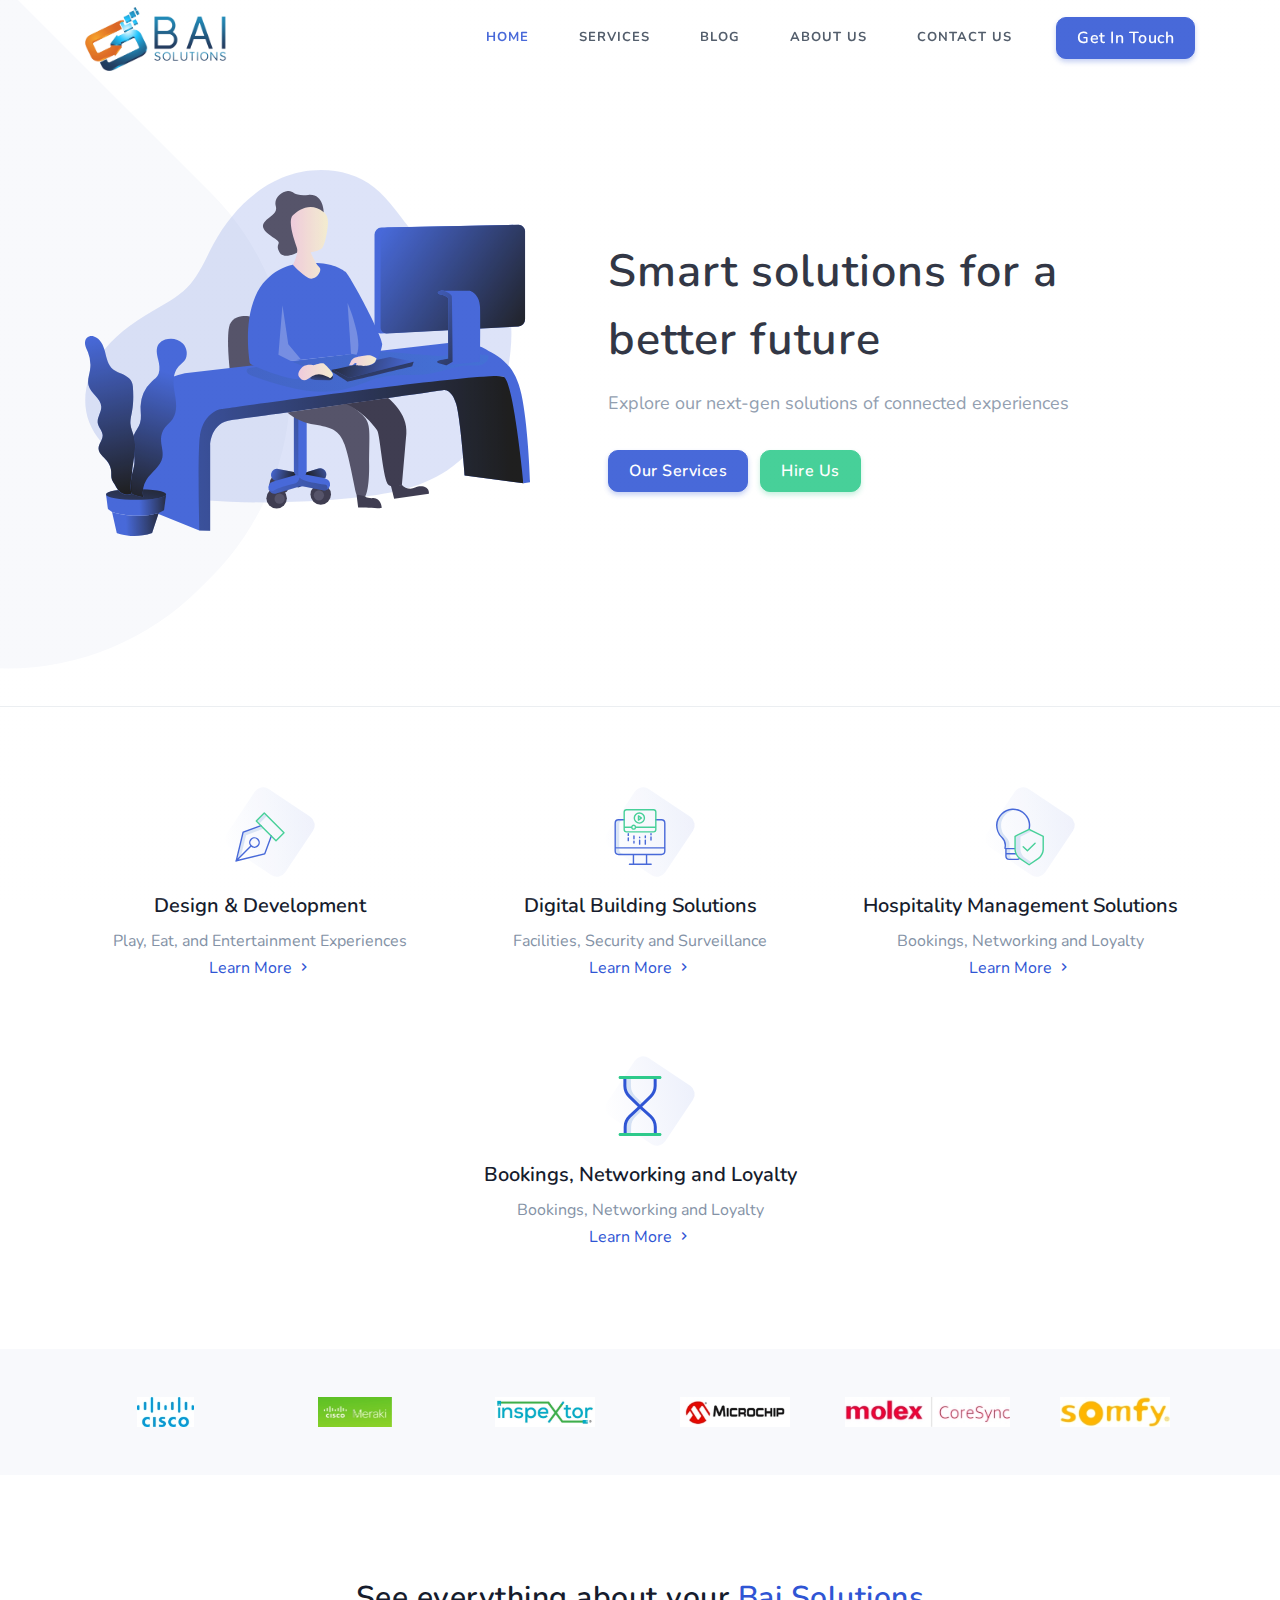
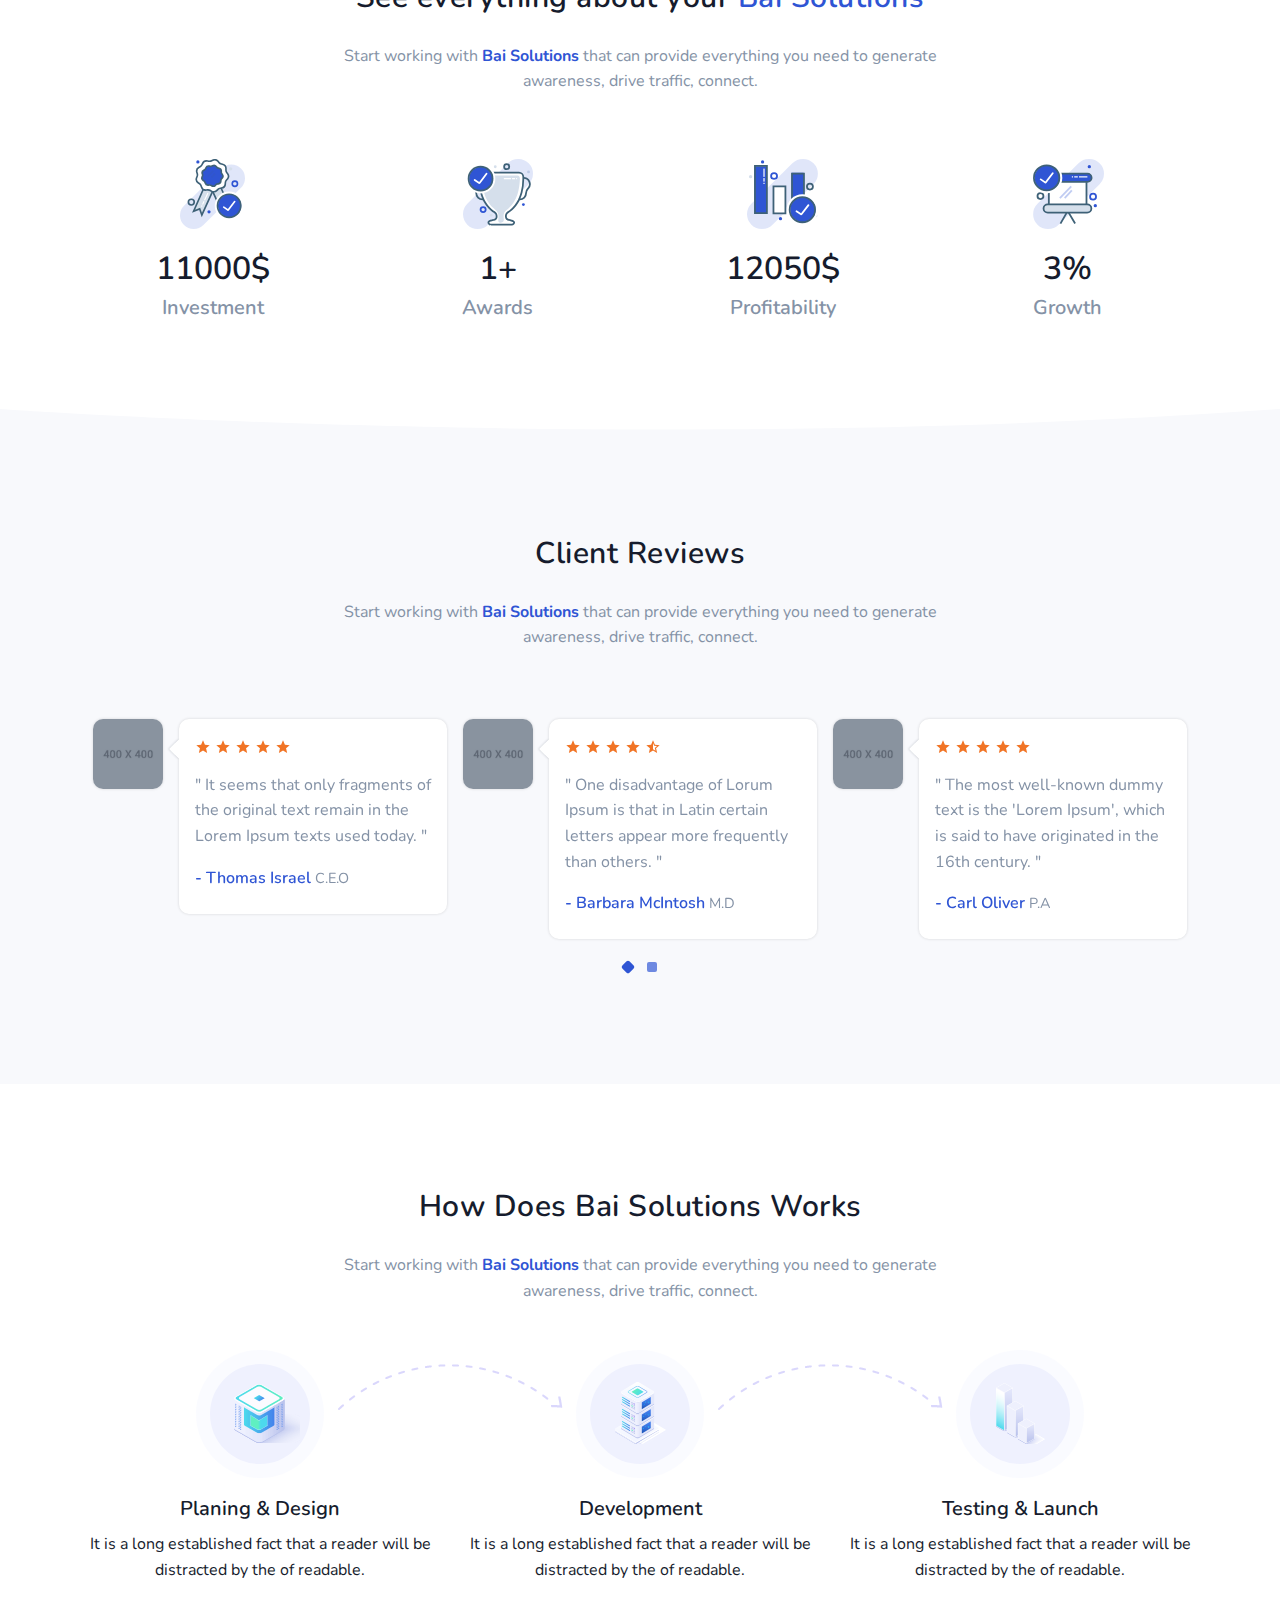
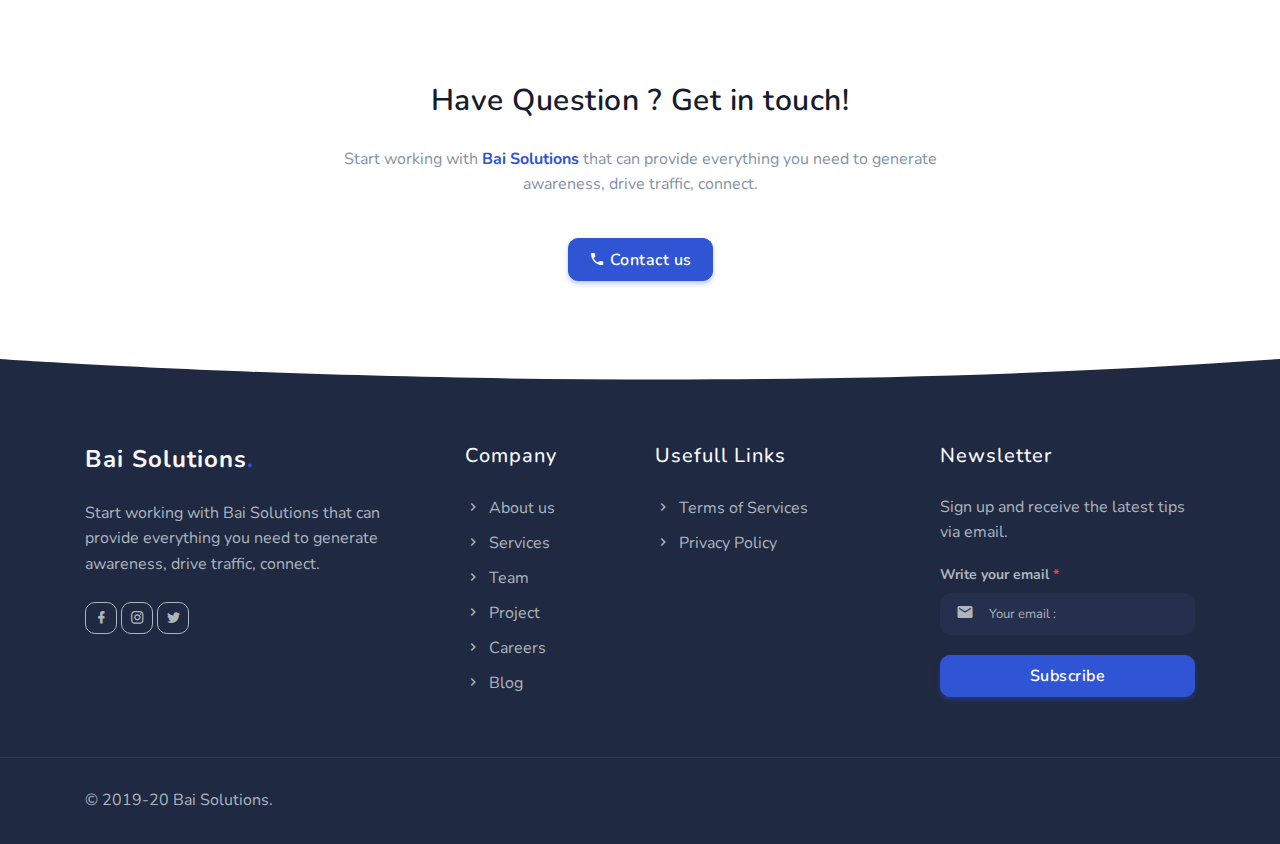
<file: index.html>
<!DOCTYPE html>
    <html lang="en">

    <head>
        <meta charset="utf-8" />
        <title>Bai Solutions</title>
        <meta name="viewport" content="width=device-width, initial-scale=1.0">
        <meta name="description" content="We offer high-performance IoT modules, connectivity services and software.  Our ability to go the extra mile, decades of experience, deep industry insights and unmatched technology expertise is what makes us stand out in everything we do. Whether it is smart gaming, building automation, hospitality management or solutions for smart cities, we help you address take on the challenges posed by rapid technological change. " />
        <meta name="keywords" content="bootstrap 4, premium, marketing, multipurpose" />
        <meta content="emperorbrains" name="author" />
        <!-- favicon -->
        <link rel="shortcut icon" href="images/fav.png" type="image/x-icon">
        <!-- Bootstrap -->
        <link href="css/bootstrap.min.css" rel="stylesheet" type="text/css" />
        <!-- Magnific -->
        <link href="css/magnific-popup.css" rel="stylesheet" type="text/css" />
        <!-- Icons -->
        <link href="css/materialdesignicons.min.css" rel="stylesheet" type="text/css" />
        <!-- Slider -->               
        <link rel="stylesheet" href="css/owl.carousel.min.css"/> 
        <link rel="stylesheet" href="css/owl.theme.default.min.css"/> 
        <!-- Main css -->
        <link href="css/style.css" rel="stylesheet" type="text/css" />
        <link href="css/custom.css" rel="stylesheet" type="text/css" />

    </head>

    <body>
        <!-- Loader -->
        <div id="preloader">
            <div id="status">
                <div class="spinner">
                    <div class="double-bounce1"></div>
                    <div class="double-bounce2"></div>
                </div>
            </div>
        </div>
        <!-- Loader -->

        <!-- Navbar STart -->
        <header id="topnav" class="defaultscroll sticky">
            <div class="container">
                <!-- Logo container-->
                <div>
                    <a class="logo" href="index.html"><img src="images/logo_dark.png" /></a>
                </div>                 
                <div class="buy-button">
                    <a href="" class="btn btn-primary">Get In Touch</a>
                </div><!--end login button-->
                <!-- End Logo container-->
                <div class="menu-extras">
                    <div class="menu-item">
                        <!-- Mobile menu toggle-->
                        <a class="navbar-toggle">
                            <div class="lines">
                                <span></span>
                                <span></span>
                                <span></span>
                            </div>
                        </a>
                        <!-- End mobile menu toggle-->
                    </div>
                </div>
        
                <div id="navigation">
                    <!-- Navigation Menu-->   
                    <ul class="navigation-menu">
                        <li><a href="index.html">Home</a></li>
                        <li class="has-submenu">
                            <a href="services.html">Services</a>
                        </li>
                        <li>
                            <a href="blog.html">Blog</a></span>
                        </li>
                        <li>
                            <a href="about-us.html">About Us</a></span>
                        </li>
                        <li>
                            <a href="contact-us.html">Contact US</a></span>
                        </li>
                    </ul><!--end navigation menu-->
                    <div class="buy-menu-btn d-none">
                        <a href="" class="btn btn-primary">Get In Touch</a>
                    </div><!--end login button-->
                </div><!--end navigation-->
            </div><!--end container-->
        </header><!--end header-->
        <!-- Navbar End -->
        
        <!-- Hero Start -->
        <section class="bg-half-170 border-bottom agency-wrapper" id="home">
            <div class="home-center">
                <div class="home-desc-center">
                    <div class="container">
                        <div class="row align-items-center">
                            <div class="col-lg-7 col-md-7 order-1 order-md-2">
                                <div class="title-heading mt-4 ml-lg-5">
                                    <h1 class="heading mb-3">Smart solutions for a better future</h1>
                                    <p class="para-desc text-muted">Explore our next-gen solutions of connected experiences</p>
                                    <div class="watch-video mt-4 pt-2">
                                        <a href="javascript:void(0)" class="btn btn-primary">Our Services</a>
                                        <a href="javascript:void(0)" class="btn btn-success ml-2">Hire Us</a>
                                    </div>
                                </div>
                            </div><!--end col-->

                            <div class="col-lg-5 col-md-5 order-2 order-md-1 mt-4 pt-2 mt-sm-0 pt-sm-0">
                                <img src="images/illustrator/working_with_computer.svg" class="img-fluid" alt="">
                            </div>
                        </div><!--end row-->
                    </div><!--end container--> 
                </div><!--end home desc center-->
            </div><!--end home center-->
        </section><!--end section-->
        <!-- Hero End -->

        <!-- Feature Start -->
        <section class="section">
            <div class="container">
                <div class="row">
                    <div class="col-md-4 col-12">
                        <div class="features text-center">
                            <div class="image position-relative d-inline-block">
                                <img src="images/icon/pen.svg" alt="">
                            </div>

                            <div class="content mt-4">
                                <h4 class="title-2">Design & Development</h4>
                                <p class="text-muted mb-0">Play, Eat, and Entertainment Experiences</p>
                                <a href="javascript:void(0)" class="mt-3 text-primary">Learn More <i class="mdi mdi-chevron-right"></i></a>
                            </div>
                        </div>
                    </div><!--end col-->
                    
                    <div class="col-md-4 col-12 mt-5 mt-sm-0">
                        <div class="features text-center">
                            <div class="image position-relative d-inline-block">
                                <img src="images/icon/video.svg" alt="">
                            </div>

                            <div class="content mt-4">
                                <h4 class="title-2">Digital Building Solutions </h4>
                                <p class="text-muted mb-0">Facilities, Security and Surveillance </p>
                                <a href="javascript:void(0)" class="mt-3 text-primary">Learn More <i class="mdi mdi-chevron-right"></i></a>
                            </div>
                        </div>
                    </div><!--end col-->
                    
                    <div class="col-md-4 col-12 mt-5 mt-sm-0">
                        <div class="features text-center">
                            <div class="image position-relative d-inline-block">
                                <img src="images/icon/intellectual.svg" alt="">
                            </div>

                            <div class="content mt-4">
                                <h4 class="title-2">Hospitality Management Solutions</h4>
                                <p class="text-muted mb-0">Bookings, Networking and Loyalty</p>
                                <a href="javascript:void(0)" class="mt-3 text-primary">Learn More <i class="mdi mdi-chevron-right"></i></a>
                            </div>
                        </div>
                    </div><!--end col-->
                </div>
                <div class="row mt-5">
                    <div class="col-md-4 col-12 mt-5 mx-auto">
                        <div class="features text-center">
                            <div class="image position-relative d-inline-block">
                                <img src="images/icon/sand-clock.svg" alt="">
                            </div>

                            <div class="content mt-4">
                                <h4 class="title-2">Bookings, Networking and Loyalty</h4>
                                <p class="text-muted mb-0">Bookings, Networking and Loyalty</p>
                                <a href="javascript:void(0)" class="mt-3 text-primary">Learn More <i class="mdi mdi-chevron-right"></i></a>
                            </div>
                        </div>
                    </div><!--end col-->
                </div><!--end row-->
            </div><!--end container-->
        </section><!--end section-->
        <!-- Feature End --> 

        <!-- Partners start -->
        <section class="pt-5 pb-5 bg-light">
            <div class="container">
                <div class="row justify-content-center">
                    <div class="col-lg-2 col-md-2 col-6 text-center">
                        <img src="images/client/1.jpg" class="avatar avatar-ex-sm" alt="">
                    </div><!--end col-->

                    <div class="col-lg-2 col-md-2 col-6 text-center">
                        <img src="images/client/2.jpg" class="avatar avatar-ex-sm" alt="">
                    </div><!--end col-->
                    
                    <div class="col-lg-2 col-md-2 col-6 text-center mt-4 mt-sm-0">
                        <img src="images/client/3.jpg" class="avatar avatar-ex-sm" alt="">
                    </div><!--end col-->
                    
                    <div class="col-lg-2 col-md-2 col-6 text-center mt-4 mt-sm-0">
                        <img src="images/client/4.jpg" class="avatar avatar-ex-sm" alt="">
                    </div><!--end col-->
                    
                    <div class="col-lg-2 col-md-2 col-6 text-center mt-4 mt-sm-0">
                        <img src="images/client/5.jpg" class="avatar avatar-ex-sm" alt="">
                    </div><!--end col-->
                    
                    <div class="col-lg-2 col-md-2 col-6 text-center mt-4 mt-sm-0">
                        <img src="images/client/6.jpg" class="avatar avatar-ex-sm" alt="">
                    </div><!--end col-->
                </div><!--end row-->
            </div><!--end container-->
        </section><!--end section-->
        <!-- Partners End -->

        <!-- See everything about Start -->
        <section class="section">
            <div class="container mt-100 mt-0">
                <div class="row justify-content-center">
                    <div class="col-12 text-center">
                        <div class="section-title mb-4 pb-2">
                            <h4 class="title mb-4">See everything about your <span class="text-primary">Bai Solutions</span></h4>
                            <p class="text-muted para-desc mx-auto mb-0">Start working with <span class="text-primary font-weight-bold">Bai Solutions</span> that can provide everything you need to generate awareness, drive traffic, connect.</p>
                        </div>
                    </div><!--end col-->
                </div><!--end row-->

                <div class="row" id="counter">
                    <div class="col-md-3 col-6 mt-4 pt-2">
                        <div class="counter-box text-center">
                            <img src="images/illustrator/Asset190.svg" height="70" alt="">
                            <h2 class="mb-0 mt-3"><span class="counter-value" data-count="45000">11000</span>$</h2>
                            <h5 class="counter-head text-muted">Investment</h5>
                        </div><!--end counter box-->
                    </div>

                    <div class="col-md-3 col-6 mt-4 pt-2">
                        <div class="counter-box text-center">
                            <img src="images/illustrator/Asset189.svg" height="70" alt="">
                            <h2 class="mb-0 mt-3"><span class="counter-value" data-count="9">1</span>+</h2>
                            <h5 class="counter-head text-muted">Awards</h5>
                        </div><!--end counter box-->
                    </div>

                    <div class="col-md-3 col-6 mt-4 pt-2">
                        <div class="counter-box text-center">
                            <img src="images/illustrator/Asset186.svg" height="70" alt="">
                            <h2 class="mb-0 mt-3"><span class="counter-value" data-count="48002">12050</span>$</h2>
                            <h5 class="counter-head text-muted">Profitability</h5>
                        </div><!--end counter box-->
                    </div>

                    <div class="col-md-3 col-6 mt-4 pt-2">
                        <div class="counter-box text-center">
                            <img src="images/illustrator/Asset187.svg" height="70" alt="">
                            <h2 class="mb-0 mt-3"><span class="counter-value" data-count="11">3</span>%</h2>
                            <h5 class="counter-head text-muted">Growth</h5>
                        </div><!--end counter box-->
                    </div>
                </div><!--end row-->
            </div><!--end container-->
        </section><!--end section-->
        <!-- See everything about End -->

        <!-- Shape Start -->
        <div class="position-relative">
            <div class="shape overflow-hidden text-light">
                <svg viewBox="0 0 2880 48" fill="none" xmlns="http://www.w3.org/2000/svg">
                    <path d="M0 48H1437.5H2880V0H2160C1442.5 52 720 0 720 0H0V48Z" fill="currentColor"></path>
                </svg>
            </div>
        </div>
        <!--Shape End-->

        <!-- Testi Start -->
        <section class="section bg-light">
            <div class="container">
                <div class="row justify-content-center">
                    <div class="col-12 text-center">
                        <div class="section-title mb-60">
                            <h4 class="title mb-4">Client Reviews</h4>
                            <p class="text-muted para-desc mx-auto mb-0">Start working with <span class="text-primary font-weight-bold">Bai Solutions</span> that can provide everything you need to generate awareness, drive traffic, connect.</p>
                        </div>
                    </div><!--end col-->
                </div><!--end row-->

                <div class="row justify-content-center">
                    <div class="col-lg-12">
                        <div id="customer-testi" class="owl-carousel owl-theme">
                            <div class="media customer-testi m-2">
                                <img src="images/client/01.jpg" class="avatar avatar-small mr-3 rounded shadow" alt="">
                                <div class="media-body content p-3 shadow rounded bg-white position-relative">
                                    <ul class="list-unstyled mb-0">
                                        <li class="list-inline-item"><i class="mdi mdi-star text-warning"></i></li>
                                        <li class="list-inline-item"><i class="mdi mdi-star text-warning"></i></li>
                                        <li class="list-inline-item"><i class="mdi mdi-star text-warning"></i></li>
                                        <li class="list-inline-item"><i class="mdi mdi-star text-warning"></i></li>
                                        <li class="list-inline-item"><i class="mdi mdi-star text-warning"></i></li>
                                    </ul>
                                    <p class="text-muted mt-2">" It seems that only fragments of the original text remain in the Lorem Ipsum texts used today. "</p>
                                    <h6 class="text-primary">- Thomas Israel <small class="text-muted">C.E.O</small></h6>
                                </div>
                            </div>
                            
                            <div class="media customer-testi m-2">
                                <img src="images/client/02.jpg" class="avatar avatar-small mr-3 rounded shadow" alt="">
                                <div class="media-body content p-3 shadow rounded bg-white position-relative">
                                    <ul class="list-unstyled mb-0">
                                        <li class="list-inline-item"><i class="mdi mdi-star text-warning"></i></li>
                                        <li class="list-inline-item"><i class="mdi mdi-star text-warning"></i></li>
                                        <li class="list-inline-item"><i class="mdi mdi-star text-warning"></i></li>
                                        <li class="list-inline-item"><i class="mdi mdi-star text-warning"></i></li>
                                        <li class="list-inline-item"><i class="mdi mdi-star-half text-warning"></i></li>
                                    </ul>
                                    <p class="text-muted mt-2">" One disadvantage of Lorum Ipsum is that in Latin certain letters appear more frequently than others. "</p>
                                    <h6 class="text-primary">- Barbara McIntosh <small class="text-muted">M.D</small></h6>
                                </div>
                            </div>

                            <div class="media customer-testi m-2">
                                <img src="images/client/03.jpg" class="avatar avatar-small mr-3 rounded shadow" alt="">
                                <div class="media-body content p-3 shadow rounded bg-white position-relative">
                                    <ul class="list-unstyled mb-0">
                                        <li class="list-inline-item"><i class="mdi mdi-star text-warning"></i></li>
                                        <li class="list-inline-item"><i class="mdi mdi-star text-warning"></i></li>
                                        <li class="list-inline-item"><i class="mdi mdi-star text-warning"></i></li>
                                        <li class="list-inline-item"><i class="mdi mdi-star text-warning"></i></li>
                                        <li class="list-inline-item"><i class="mdi mdi-star text-warning"></i></li>
                                    </ul>
                                    <p class="text-muted mt-2">" The most well-known dummy text is the 'Lorem Ipsum', which is said to have originated in the 16th century. "</p>
                                    <h6 class="text-primary">- Carl Oliver <small class="text-muted">P.A</small></h6>
                                </div>
                            </div>

                            <div class="media customer-testi m-2">
                                <img src="images/client/04.jpg" class="avatar avatar-small mr-3 rounded shadow" alt="">
                                <div class="media-body content p-3 shadow rounded bg-white position-relative">
                                    <ul class="list-unstyled mb-0">
                                        <li class="list-inline-item"><i class="mdi mdi-star text-warning"></i></li>
                                        <li class="list-inline-item"><i class="mdi mdi-star text-warning"></i></li>
                                        <li class="list-inline-item"><i class="mdi mdi-star text-warning"></i></li>
                                        <li class="list-inline-item"><i class="mdi mdi-star text-warning"></i></li>
                                        <li class="list-inline-item"><i class="mdi mdi-star text-warning"></i></li>
                                    </ul>
                                    <p class="text-muted mt-2">" According to most sources, Lorum Ipsum can be traced back to a text composed by Cicero. "</p>
                                    <h6 class="text-primary">- Christa Smith <small class="text-muted">Manager</small></h6>
                                </div>
                            </div>

                            <div class="media customer-testi m-2">
                                <img src="images/client/05.jpg" class="avatar avatar-small mr-3 rounded shadow" alt="">
                                <div class="media-body content p-3 shadow rounded bg-white position-relative">
                                    <ul class="list-unstyled mb-0">
                                        <li class="list-inline-item"><i class="mdi mdi-star text-warning"></i></li>
                                        <li class="list-inline-item"><i class="mdi mdi-star text-warning"></i></li>
                                        <li class="list-inline-item"><i class="mdi mdi-star text-warning"></i></li>
                                        <li class="list-inline-item"><i class="mdi mdi-star text-warning"></i></li>
                                        <li class="list-inline-item"><i class="mdi mdi-star text-warning"></i></li>
                                    </ul>
                                    <p class="text-muted mt-2">" There is now an abundance of readable dummy texts. These are usually used when a text is required. "</p>
                                    <h6 class="text-primary">- Dean Tolle <small class="text-muted">Developer</small></h6>
                                </div>
                            </div>

                            <div class="media customer-testi m-2">
                                <img src="images/client/06.jpg" class="avatar avatar-small mr-3 rounded shadow" alt="">
                                <div class="media-body content p-3 shadow rounded bg-white position-relative">
                                    <ul class="list-unstyled mb-0">
                                        <li class="list-inline-item"><i class="mdi mdi-star text-warning"></i></li>
                                        <li class="list-inline-item"><i class="mdi mdi-star text-warning"></i></li>
                                        <li class="list-inline-item"><i class="mdi mdi-star text-warning"></i></li>
                                        <li class="list-inline-item"><i class="mdi mdi-star text-warning"></i></li>
                                        <li class="list-inline-item"><i class="mdi mdi-star text-warning"></i></li>
                                    </ul>
                                    <p class="text-muted mt-2">" Thus, Lorem Ipsum has only limited suitability as a visual filler for German texts. "</p>
                                    <h6 class="text-primary">- Jill Webb <small class="text-muted">Designer</small></h6>
                                </div>
                            </div>
                        </div>
                    </div><!--end col-->
                </div><!--end row-->
            </div><!--end container-->
        </section><!--end section-->
        <!-- Testi End -->

        <section class="section">
            <div class="container">
                <div class="row justify-content-center">
                    <div class="col-12 text-center">
                        <div class="section-title mb-60">
                            <h4 class="title mb-4">How Does Bai Solutions Works</h4>
                            <p class="text-muted para-desc mx-auto mb-0">Start working with <span class="text-primary font-weight-bold">Bai Solutions</span> that can provide everything you need to generate awareness, drive traffic, connect.</p>
                        </div>
                    </div><!--end col-->
                </div><!--end row-->
                <div class="row ">
                    <div class="col-lg-4 col-md-4 col-sm-12">
                        <div class="consult-services xamin-circle right wow fadeInUp text-center" data-wow-delay="0.6s" style="visibility: visible; animation-delay: 0.6s; animation-name: fadeInUp;">
                            <div class="circle-effect"> <img src="images/other_images/01.png" alt="fancybox"> </div>
                            <h5 class="mb-2">Planing & Design</h5>
                            <p class="mb-0">It is a long established fact that a reader will be distracted by the of readable.</p>
                        </div>
                    </div>
                    <div class=" col-lg-4 col-md-4 col-sm-12 mt-4 mt-md-0">
                        <div class="consult-services xamin-circle right wow fadeInUp text-center" data-wow-delay="1s" style="visibility: visible; animation-delay: 1s; animation-name: fadeInUp;">
                            <div class="circle-effect"> <img src="images/other_images/02.png" alt="fancybox"> </div>
                            <h5 class="mb-2">Development</h5>
                            <p class="mb-0">It is a long established fact that a reader will be distracted by the of readable.</p>
                        </div>
                    </div>
                    <div class="col-lg-4 col-md-4 col-sm-12 mt-4 mt-md-0">
                        <div class="consult-services xamin-circle wow fadeInUp  text-center" data-wow-delay="1.4s" style="visibility: visible; animation-delay: 1.4s; animation-name: fadeInUp;">
                            <div class="circle-effect"> <img src="images/other_images/03.png" alt="fancybox"> </div>
                            <h5 class="mb-2">Testing & Launch</h5>
                            <p class="mb-0">It is a long established fact that a reader will be distracted by the of readable.</p>
                        </div>
                    </div>
                </div>

                <div class="row mt-md-5 pt-md-3 mt-4 pt-2 mt-sm-0 pt-sm-0 justify-content-center">
                    <div class="col-12 text-center">
                        <div class="section-title">
                            <h4 class="title mb-4">Have Question ? Get in touch!</h4>
                            <p class="text-muted para-desc mx-auto">Start working with <span class="text-primary font-weight-bold">Bai Solutions</span> that can provide everything you need to generate awareness, drive traffic, connect.</p>
                            <a href="page-contact-two.html" class="btn btn-primary mt-4"><i class="mdi mdi-phone"></i> Contact us</a>
                        </div>
                    </div><!--end col-->
                </div><!--end row-->
            </div><!--end container-->
        </section><!--end section-->

        <!-- Shape Start -->
        <div class="position-relative">
            <div class="shape overflow-hidden text-footer">
                <svg viewBox="0 0 2880 48" fill="none" xmlns="http://www.w3.org/2000/svg">
                    <path d="M0 48H1437.5H2880V0H2160C1442.5 52 720 0 720 0H0V48Z" fill="currentColor"></path>
                </svg>
            </div>
        </div>
        <!--Shape End-->

        <!-- Footer Start -->
        <footer class="footer">
            <div class="container">
                <div class="row">
                    <div class="col-lg-4 col-12 mb-0 mb-md-4 pb-0 pb-md-2">
                        <a class="logo-footer" href="#">Bai Solutions<span class="text-primary">.</span></a>
                        <p class="mt-4">Start working with Bai Solutions that can provide everything you need to generate awareness, drive traffic, connect.</p>
                        <ul class="list-unstyled social-icon social mb-0 mt-4">
                            <li class="list-inline-item"><a href="javascript:void(0)" class="rounded"><i class="mdi mdi-facebook" title="Facebook"></i></a></li>
                            <li class="list-inline-item"><a href="javascript:void(0)" class="rounded"><i class="mdi mdi-instagram" title="Instagram"></i></a></li>
                            <li class="list-inline-item"><a href="javascript:void(0)" class="rounded"><i class="mdi mdi-twitter" title="Twitter"></i></a></li>
                        </ul><!--end icon-->
                    </div><!--end col-->
                    
                    <div class="col-lg-2 col-md-4 col-12 mt-4 mt-sm-0 pt-2 pt-sm-0">
                        <h4 class="text-light footer-head">Company</h4>
                        <ul class="list-unstyled footer-list mt-4">
                            <li><a href="about-us.html" class="text-foot"><i class="mdi mdi-chevron-right mr-1"></i> About us</a></li>
                            <li><a href="services.html" class="text-foot"><i class="mdi mdi-chevron-right mr-1"></i> Services</a></li>
                            <li><a href="team.html" class="text-foot"><i class="mdi mdi-chevron-right mr-1"></i> Team</a></li>
                            <li><a href="page-work.html" class="text-foot"><i class="mdi mdi-chevron-right mr-1"></i> Project</a></li>
                            <li><a href="page-jobs.html" class="text-foot"><i class="mdi mdi-chevron-right mr-1"></i> Careers</a></li>
                            <li><a href="blog.html" class="text-foot"><i class="mdi mdi-chevron-right mr-1"></i> Blog</a></li>
                        </ul>
                    </div><!--end col-->
                    
                    <div class="col-lg-3 col-md-4 col-12 mt-4 mt-sm-0 pt-2 pt-sm-0">
                        <h4 class="text-light footer-head">Usefull Links</h4>
                        <ul class="list-unstyled footer-list mt-4">
                            <li><a href="page-terms.html" class="text-foot"><i class="mdi mdi-chevron-right mr-1"></i> Terms of Services</a></li>
                            <li><a href="page-privacy.html" class="text-foot"><i class="mdi mdi-chevron-right mr-1"></i> Privacy Policy</a></li>
                        </ul>
                    </div><!--end col-->

                    <div class="col-lg-3 col-md-4 col-12 mt-4 mt-sm-0 pt-2 pt-sm-0">
                        <h4 class="text-light footer-head">Newsletter</h4>
                        <p class="mt-4">Sign up and receive the latest tips via email.</p>
                        <form>
                            <div class="row">
                                <div class="col-lg-12">
                                    <div class="foot-subscribe form-group position-relative">
                                        <label>Write your email <span class="text-danger">*</span></label>
                                        <i class="mdi mdi-email ml-3 icons"></i>
                                        <input type="email" name="email" id="emailsubscribe" class="form-control pl-5 rounded" placeholder="Your email : " required>
                                    </div>
                                </div>
                                <div class="col-lg-12">
                                    <input type="submit" id="submitsubscribe" name="send" class="btn btn-primary w-100" value="Subscribe">
                                </div>
                            </div>
                        </form>
                    </div><!--end col-->
                </div><!--end row-->
            </div><!--end container-->
        </footer><!--end footer-->
        <hr>
        <footer class="footer footer-bar">
            <div class="container text-center">
                <div class="row align-items-center">
                    <div class="col-sm-6">
                        <div class="text-sm-left">
                            <p class="mb-0">© 2019-20 Bai Solutions.</p>
                        </div>
                    </div>

                    <div class="col-sm-6 mt-4 mt-sm-0 pt-2 pt-sm-0">
                        <ul class="list-unstyled payment-cards text-sm-right mb-0"></ul> 
                    </div>
                </div>
            </div><!--end container-->
        </footer><!--end footer-->
        <!-- Footer End -->

        <!-- Back to top -->
        <a href="#" class="back-to-top rounded text-center" id="back-to-top"> 
            <i class="mdi mdi-chevron-up d-block"> </i> 
        </a>
        <!-- Back to top -->

        <!-- javascript -->
        <script src="js/jquery.min.js"></script>
        <script src="js/bootstrap.bundle.min.js"></script>
        <script src="js/jquery.easing.min.js"></script>
        <script src="js/scrollspy.min.js"></script>
        <!-- Magnific Popup -->
        <script src="js/jquery.magnific-popup.min.js"></script> 
        <script src="js/magnific.init.js"></script> 
        <!-- SLIDER -->
        <script src="js/owl.carousel.min.js "></script>
        <script src="js/owl.init.js "></script>
        <!-- Main Js -->
        <script src="js/app.js"></script>
    </body>
</html>
</file>
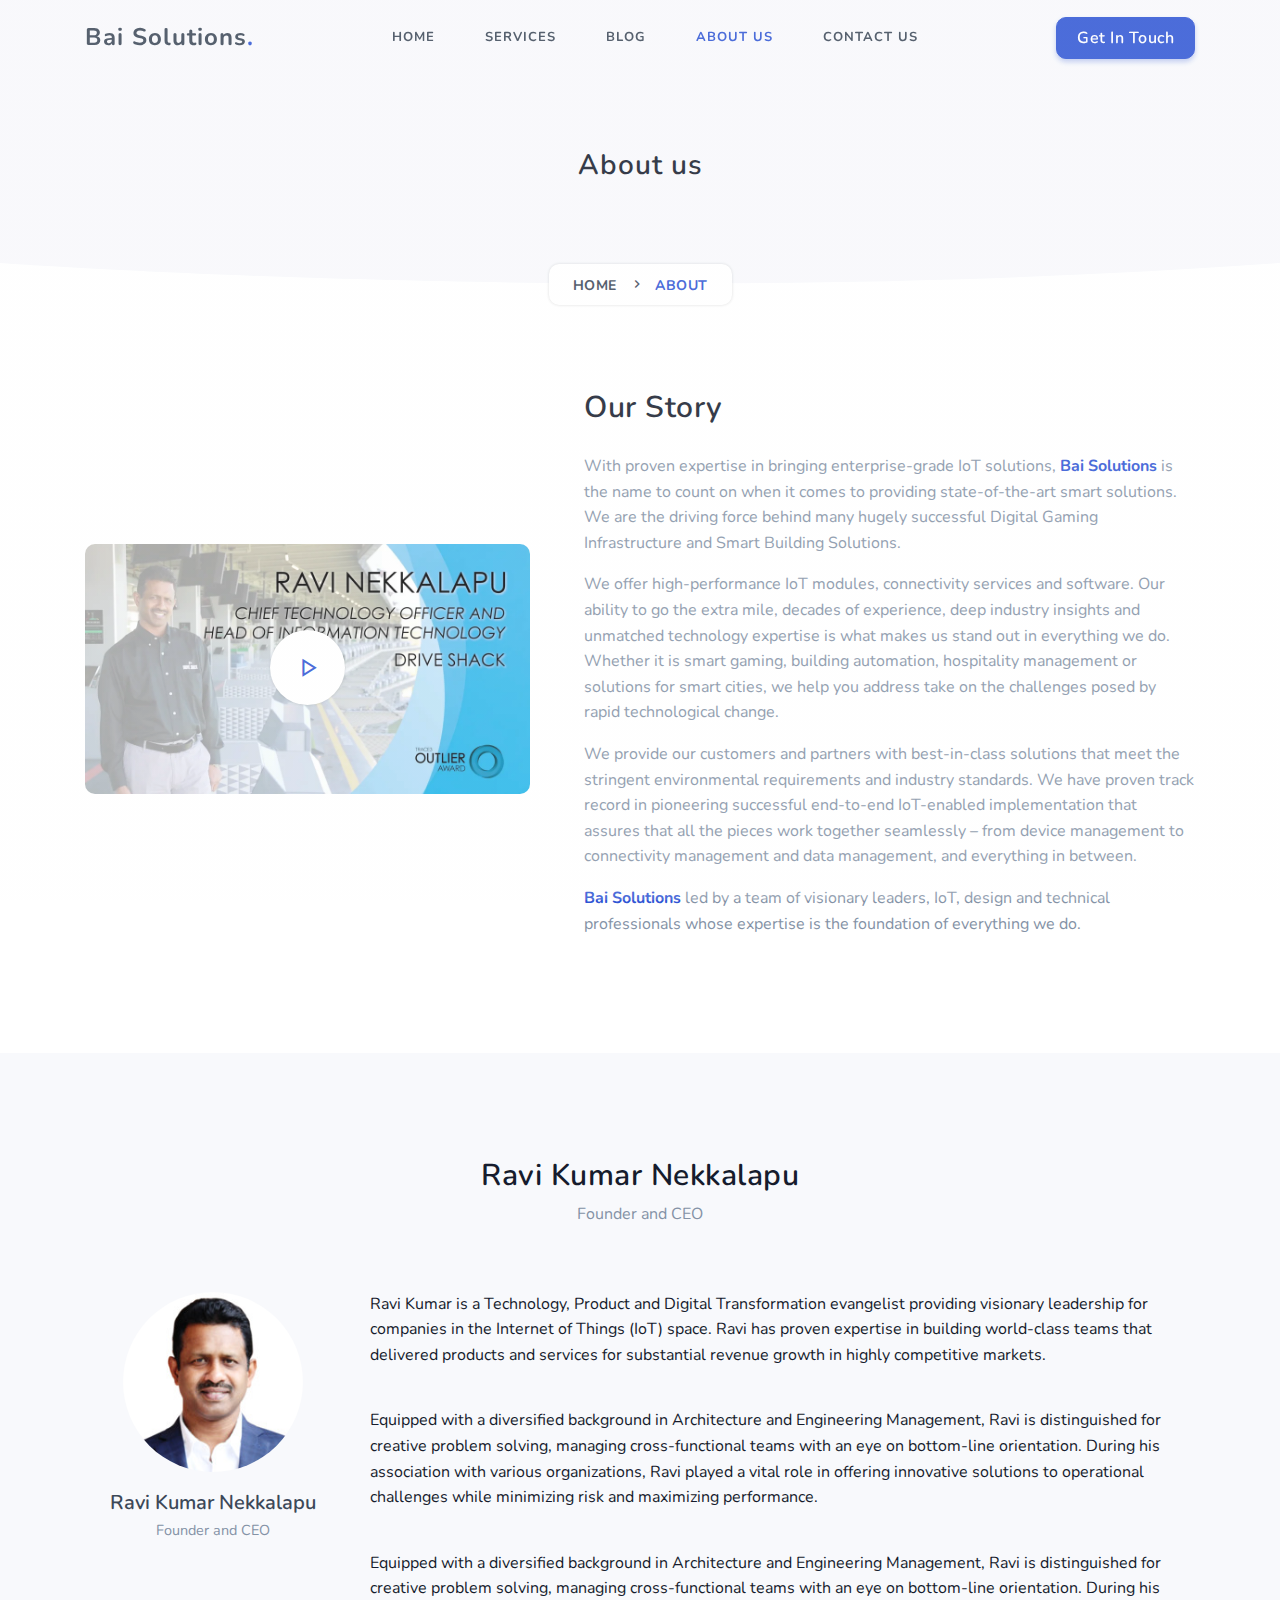
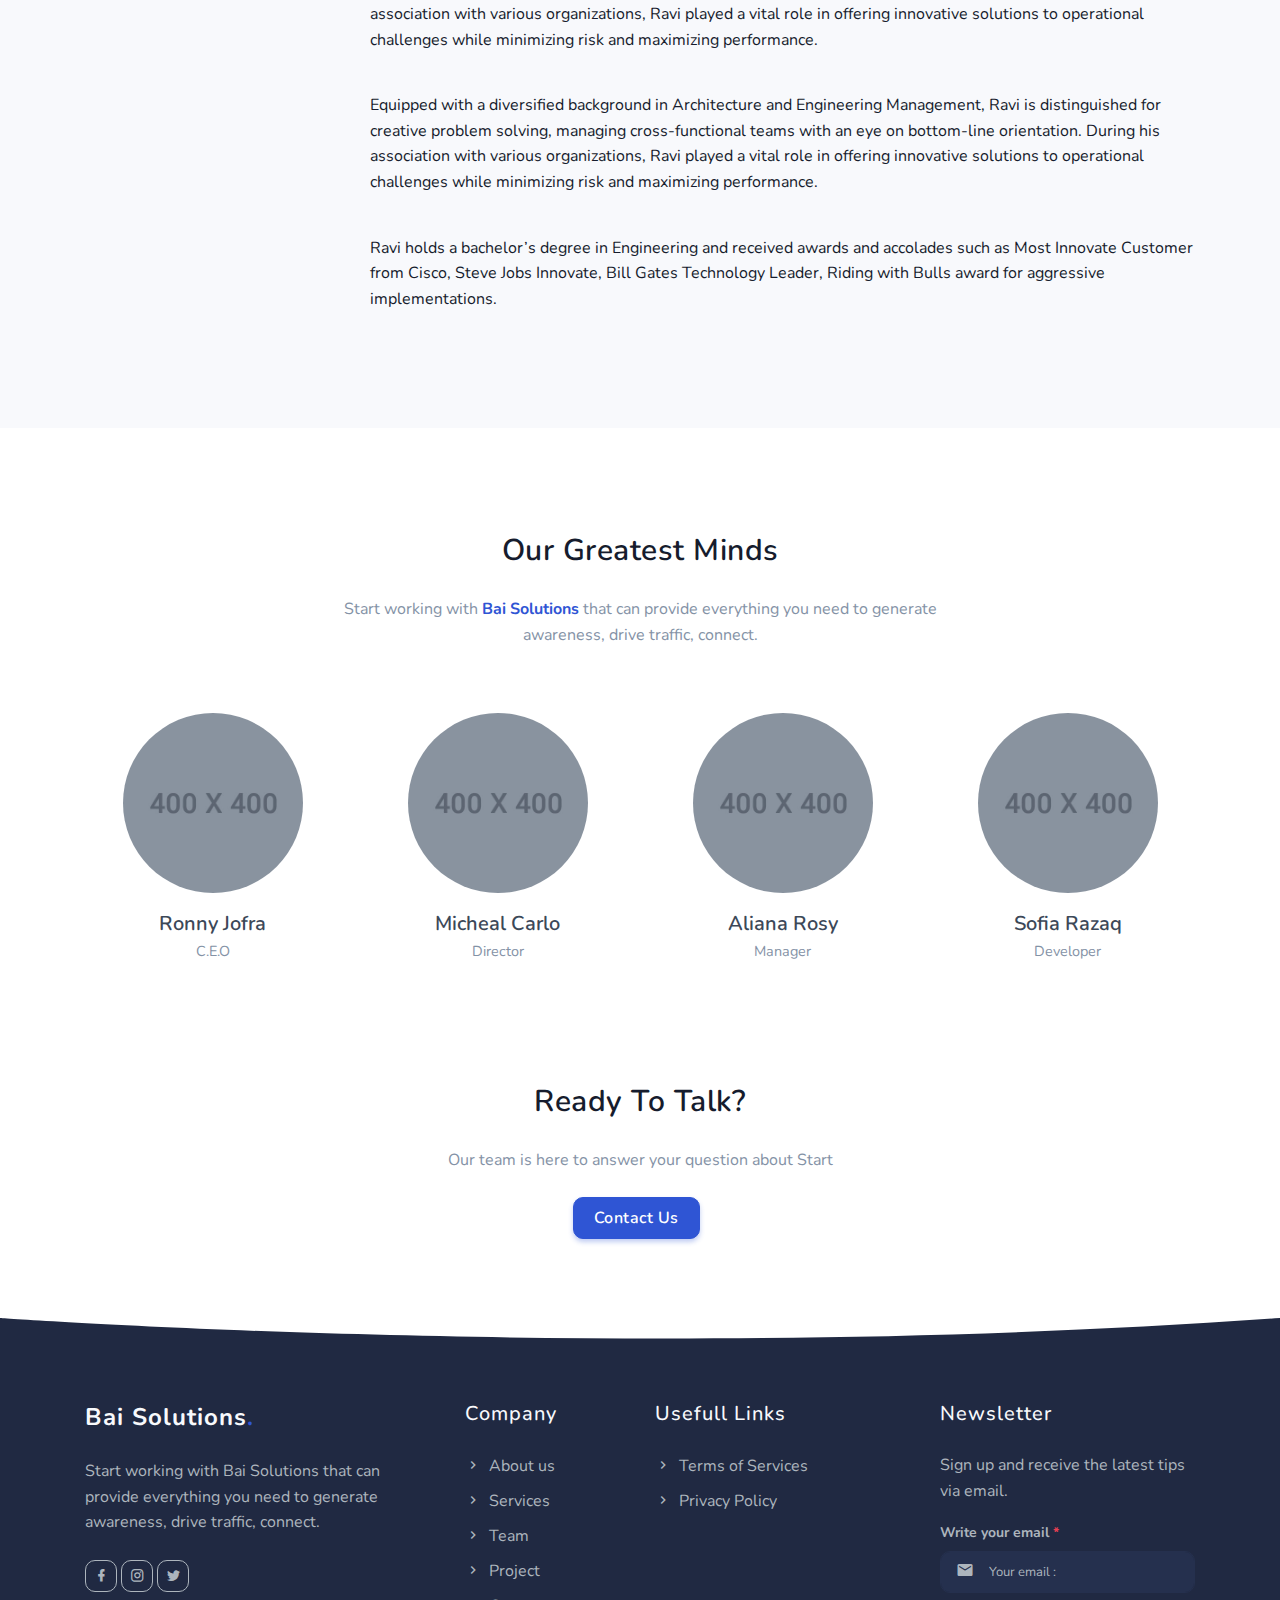
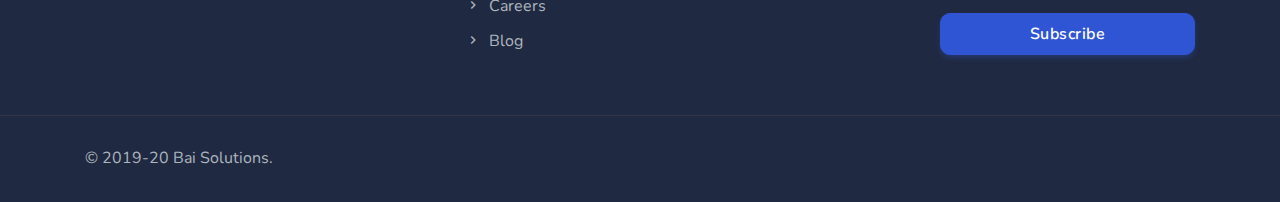
<file: about-us.html>
<!DOCTYPE html>
<html lang="en">
<head>
    <meta charset="utf-8" />
    <title>Bai Solutions</title>
    <meta name="viewport" content="width=device-width, initial-scale=1.0">
    <meta name="description" content="We offer high-performance IoT modules, connectivity services and software.  Our ability to go the extra mile, decades of experience, deep industry insights and unmatched technology expertise is what makes us stand out in everything we do. Whether it is smart gaming, building automation, hospitality management or solutions for smart cities, we help you address take on the challenges posed by rapid technological change. " />
    <meta name="keywords" content="bootstrap 4, premium, marketing, multipurpose" />
    <meta content="emperorbrains" name="author" />
    <!-- favicon -->
    <link rel="shortcut icon" href="images/fav.png" type="image/x-icon">
    <!-- Bootstrap -->
    <link href="css/bootstrap.min.css" rel="stylesheet" type="text/css" />
    <!-- Magnific -->
    <link href="css/magnific-popup.css" rel="stylesheet" type="text/css" />
    <!-- Icons -->
    <link href="css/materialdesignicons.min.css" rel="stylesheet" type="text/css" />
    <!-- Main css -->
    <link href="css/style.css" rel="stylesheet" type="text/css" />
    <link href="css/custom.css" rel="stylesheet" type="text/css" />
</head>

<body>
    <!-- Loader -->
    <div id="preloader">
        <div id="status">
            <div class="spinner">
                <div class="double-bounce1"></div>
                <div class="double-bounce2"></div>
            </div>
        </div>
    </div>
    <!-- Loader -->

    <!-- Navbar STart -->
    <header id="topnav" class="defaultscroll sticky">
        <div class="container">
            <!-- Logo container-->
            <div>
                <a class="logo" href="index.html">Bai Solutions<span class="text-primary">.</span></a>
            </div>
            <div class="buy-button">
                <a href="" class="btn btn-primary">Get In Touch</a>
            </div>
            <!--end login button-->
            <!-- End Logo container-->
            <div class="menu-extras">
                <div class="menu-item">
                    <!-- Mobile menu toggle-->
                    <a class="navbar-toggle">
                        <div class="lines">
                            <span></span>
                            <span></span>
                            <span></span>
                        </div>
                    </a>
                    <!-- End mobile menu toggle-->
                </div>
            </div>

            <div id="navigation">
                <!-- Navigation Menu-->
                <ul class="navigation-menu">
                    <li><a href="index.html">Home</a></li>
                    <li class="has-submenu">
                        <a href="services.html">Services</a>
                    </li>
                    <li>
                        <a href="blog.html">Blog</a></span>
                    </li>
                    <li>
                        <a href="about-us.html">About Us</a></span>
                    </li>
                    <li>
                        <a href="contact-us.html">Contact US</a></span>
                    </li>
                </ul>
                <!--end navigation menu-->
                <div class="buy-menu-btn d-none">
                    <a href="" class="btn btn-primary">Get In Touch</a>
                </div>
                <!--end login button-->
            </div>
            <!--end navigation-->
        </div>
        <!--end container-->
    </header>
    <!--end header-->
    <!-- Navbar End -->

    <!-- Hero Start -->
    <section class="bg-half bg-light">
        <div class="home-center">
            <div class="home-desc-center">
                <div class="container">
                    <div class="row justify-content-center">
                        <div class="col-lg-12 text-center">
                            <div class="page-next-level">
                                <h4 class="title"> About us </h4>
                                <ul class="page-next d-inline-block bg-white shadow p-2 pl-4 pr-4 rounded mb-0">
                                    <li><a href="index.html" class="text-uppercase font-weight-bold text-dark">Home</a>
                                    </li>
                                    <li>
                                        <span class="text-uppercase text-primary font-weight-bold">About</span>
                                    </li>
                                </ul>
                            </div>
                        </div>
                        <!--end col-->
                    </div>
                    <!--end row-->
                </div>
                <!--end container-->
            </div>
        </div>
    </section>
    <!--end section-->
    <!-- Hero End -->

    <!-- Shape Start -->
    <div class="position-relative">
        <div class="shape overflow-hidden text-white">
            <svg viewBox="0 0 2880 48" fill="none" xmlns="http://www.w3.org/2000/svg">
                <path d="M0 48H1437.5H2880V0H2160C1442.5 52 720 0 720 0H0V48Z" fill="currentColor"></path>
            </svg>
        </div>
    </div>
    <!--Shape End-->

    <!-- About Start -->
    <section class="section">
        <div class="container">
            <div class="row align-items-center">
                <div class="col-lg-5 col-md-5 mt-4 pt-2 mt-sm-0 pt-sm-0">
                    <div class="position-relative">
                        <img src="images/personal/705128607.webp" class="rounded img-fluid mx-auto d-block" alt="">
                        <div class="play-icon">
                            <a href="https://vimeo.com/273349478#t=0s" class="play-btn video-play-icon">
                                <i class="mdi mdi-play text-primary rounded-pill bg-white shadow"></i>
                            </a>
                        </div>
                    </div>
                </div>
                <!--end col-->

                <div class="col-lg-7 col-md-7 mt-4 pt-2 mt-sm-0 pt-sm-0">
                    <div class="section-title ml-lg-4">
                        <h4 class="title mb-4">Our Story</h4>
                        <p class="text-muted">With proven expertise in bringing enterprise-grade IoT solutions, <span class="text-primary font-weight-bold">Bai Solutions</span> is the name to count on when it comes to providing state-of-the-art smart solutions. We are the driving force behind many hugely successful Digital Gaming Infrastructure and Smart Building Solutions.</p>
                        <p class="text-muted">We offer high-performance IoT modules, connectivity services and software.  Our ability to go the extra mile, decades of experience, deep industry insights and unmatched technology expertise is what makes us stand out in everything we do. Whether it is smart gaming, building automation, hospitality management or solutions for smart cities, we help you address take on the challenges posed by rapid technological change. </p>
                        <p class="text-muted">We provide our customers and partners with best-in-class solutions that meet the stringent environmental requirements and industry standards. We have proven track record in pioneering successful end-to-end IoT-enabled implementation that assures that all the pieces work together seamlessly – from device management to connectivity management and data management, and everything in between.</p>
                        <p class="text-muted"><span class="text-primary font-weight-bold">Bai Solutions</span> led by a team of visionary leaders, IoT, design and technical professionals whose expertise is the foundation of everything we do.</p>
                    </div>
                </div>
                <!--end col-->
            </div>
            <!--end row-->
        </div>
        <!--end container-->
    </section>

    <!-- <section class="section pt-0">
        <div class="container">
                <div class="row">
                    <div class="col-lg-6 col-md-6 col-xs-12">
                        <div class="about-text">
                            <h3>Our Mission</h3>
                            <p>To provide a package of attractive IT services for business purposes through a competent and motivated team of employees using the state of the art technology to maintain stability and growth of the organization whilst contributing to the IT Sector by providing most advantageous IT solution to all.</p>
                        </div>
                    </div>
                    <div class="col-lg-6 col-md-6 col-xs-12">
                        <div class="about-text">
                            <h3>Our Vision</h3>
                            <p>Our Vision is to be the industry's premier service provider company focused to deliver the maximum to our clients. We believe in the simple not the complex. We are also giving equal important of innovations. We believe in saying no to thousands of projects, so that we can really focus on the few that are truly important and meaningful to us. We believe in deep collaboration and cross-pollination of our groups, which allow us to innovate in a way that others cannot. And frankly, we don't settle for anything less than excellence in every group in the company, and we have the self-honesty to admit when we're wrong and the courage to change.</p>
                        </div>
                    </div>
                </div>
            </div>
        </div>
    </section> -->
    <!--end section-->
    <!-- About End -->

    <section class="section bg-light">
        <div class="container">
            <div class="row">
                <div class="col-12 text-center">
                    <div class="section-title mb-4 pb-2">
                        <h4 class="title mb-1">Ravi Kumar Nekkalapu</h4>
                        <p class="text-muted para-desc mx-auto mb-0">Founder and CEO</p>
                    </div>
                </div>
            </div>
            <div class="row">
                <div class="col-lg-3 col-md-6 mt-4 pt-2">
                    <div class="team text-center">
                        <div class="position-relative">
                            <img src="images/personal/profile.jfif" class="img-fluid avatar avatar-ex-large rounded-pill" alt="">
                            <ul class="list-unstyled social-icon team-icon mb-0 mt-4">
                                <li class="list-inline-item"><a href="https://www.linkedin.com/in/ravinekkalapu/" class="rounded"><i class="mdi mdi-linkedin" title="Facebook"></i></a></li>
                                <li class="list-inline-item"><a href="https://twitter.com/nekkalapur?lang=en" class="rounded"><i class="mdi mdi-twitter" title="Twitter"></i></a></li>
                            </ul>
                        </div>
                        <div class="content pt-3 pb-3">
                            <h5 class="mb-0"><a href="javascript:void(0)" class="name text-dark">Ravi Kumar Nekkalapu</a></h5>
                            <small class="designation text-muted">Founder and CEO</small>
                        </div>
                    </div>
                </div>
                <div class="col-lg-9 col-md-9 col-xs-12 mt-4 pt-2">
                    <p>Ravi Kumar is a Technology, Product and Digital Transformation evangelist providing visionary leadership for companies in the Internet of Things (IoT) space. Ravi has proven expertise in building world-class teams that delivered products and services for substantial revenue growth in highly competitive markets. </p>
                    <br>
                    <p>Equipped with a diversified background in Architecture and Engineering Management, Ravi is distinguished for creative problem solving, managing cross-functional teams with an eye on bottom-line orientation. During his association with various organizations, Ravi played a vital role in offering innovative solutions to operational challenges while minimizing risk and maximizing performance.  </p>
                    <br>
                    <p>Equipped with a diversified background in Architecture and Engineering Management, Ravi is distinguished for creative problem solving, managing cross-functional teams with an eye on bottom-line orientation. During his association with various organizations, Ravi played a vital role in offering innovative solutions to operational challenges while minimizing risk and maximizing performance.  </p>
                    <br>
                    <p>Equipped with a diversified background in Architecture and Engineering Management, Ravi is distinguished for creative problem solving, managing cross-functional teams with an eye on bottom-line orientation. During his association with various organizations, Ravi played a vital role in offering innovative solutions to operational challenges while minimizing risk and maximizing performance.  </p>
                    <br>
                    <p>Ravi holds a bachelor’s degree in Engineering and received awards and accolades such as Most Innovate Customer from Cisco, Steve Jobs Innovate, Bill Gates Technology Leader, Riding with Bulls award for aggressive implementations. </p>
                </div>
            </div>
        </div>
    </section>
        

    <!-- Team Start -->
    <section class="section ">
        <div class="container">
            <div class="row">
                <div class="col-12 text-center">
                    <div class="section-title mb-4 pb-2">
                        <h4 class="title mb-4">Our Greatest Minds</h4>
                        <p class="text-muted para-desc mx-auto mb-0">Start working with <span
                                class="text-primary font-weight-bold">Bai Solutions</span> that can provide everything
                            you need to generate awareness, drive traffic, connect.</p>
                    </div>
                </div>
                <!--end col-->
            </div>
            <!--end row-->

            <div class="row">
                <div class="col-lg-3 col-md-6 mt-4 pt-2">
                    <div class="team text-center">
                        <div class="position-relative">
                            <img src="images/client/01.jpg" class="img-fluid avatar avatar-ex-large rounded-pill"
                                alt="">
                            <ul class="list-unstyled social-icon team-icon mb-0 mt-4">
                                <li class="list-inline-item"><a href="javascript:void(0)" class="rounded"><i
                                            class="mdi mdi-facebook" title="Facebook"></i></a></li>
                                <li class="list-inline-item"><a href="javascript:void(0)" class="rounded"><i
                                            class="mdi mdi-instagram" title="Instagram"></i></a></li>
                                <li class="list-inline-item"><a href="javascript:void(0)" class="rounded"><i
                                            class="mdi mdi-twitter" title="Twitter"></i></a></li>
                                <li class="list-inline-item"><a href="javascript:void(0)" class="rounded"><i
                                            class="mdi mdi-google-plus" title="Twitter"></i></a></li>
                            </ul>
                        </div>
                        <div class="content pt-3 pb-3">
                            <h5 class="mb-0"><a href="javascript:void(0)" class="name text-dark">Ronny Jofra</a></h5>
                            <small class="designation text-muted">C.E.O</small>
                        </div>
                    </div>
                </div>
                <!--end col-->

                <div class="col-lg-3 col-md-6 mt-4 pt-2">
                    <div class="team text-center">
                        <div class="position-relative">
                            <img src="images/client/04.jpg" class="img-fluid avatar avatar-ex-large rounded-pill"
                                alt="">
                            <ul class="list-unstyled social-icon team-icon mb-0 mt-4">
                                <li class="list-inline-item"><a href="javascript:void(0)" class="rounded"><i
                                            class="mdi mdi-facebook" title="Facebook"></i></a></li>
                                <li class="list-inline-item"><a href="javascript:void(0)" class="rounded"><i
                                            class="mdi mdi-instagram" title="Instagram"></i></a></li>
                                <li class="list-inline-item"><a href="javascript:void(0)" class="rounded"><i
                                            class="mdi mdi-twitter" title="Twitter"></i></a></li>
                                <li class="list-inline-item"><a href="javascript:void(0)" class="rounded"><i
                                            class="mdi mdi-google-plus" title="Twitter"></i></a></li>
                            </ul>
                        </div>
                        <div class="content pt-3 pb-3">
                            <h5 class="mb-0"><a href="javascript:void(0)" class="name text-dark">Micheal Carlo</a></h5>
                            <small class="designation text-muted">Director</small>
                        </div>
                    </div>
                </div>
                <!--end col-->

                <div class="col-lg-3 col-md-6 mt-4 pt-2">
                    <div class="team text-center">
                        <div class="position-relative">
                            <img src="images/client/02.jpg" class="img-fluid avatar avatar-ex-large rounded-pill"
                                alt="">
                            <ul class="list-unstyled social-icon team-icon mb-0 mt-4">
                                <li class="list-inline-item"><a href="javascript:void(0)" class="rounded"><i
                                            class="mdi mdi-facebook" title="Facebook"></i></a></li>
                                <li class="list-inline-item"><a href="javascript:void(0)" class="rounded"><i
                                            class="mdi mdi-instagram" title="Instagram"></i></a></li>
                                <li class="list-inline-item"><a href="javascript:void(0)" class="rounded"><i
                                            class="mdi mdi-twitter" title="Twitter"></i></a></li>
                                <li class="list-inline-item"><a href="javascript:void(0)" class="rounded"><i
                                            class="mdi mdi-google-plus" title="Twitter"></i></a></li>
                            </ul>
                        </div>
                        <div class="content pt-3 pb-3">
                            <h5 class="mb-0"><a href="javascript:void(0)" class="name text-dark">Aliana Rosy</a></h5>
                            <small class="designation text-muted">Manager</small>
                        </div>
                    </div>
                </div>
                <!--end col-->

                <div class="col-lg-3 col-md-6 mt-4 pt-2">
                    <div class="team text-center">
                        <div class="position-relative">
                            <img src="images/client/03.jpg" class="img-fluid avatar avatar-ex-large rounded-pill"
                                alt="">
                            <ul class="list-unstyled social-icon team-icon mb-0 mt-4">
                                <li class="list-inline-item"><a href="javascript:void(0)" class="rounded"><i
                                            class="mdi mdi-facebook" title="Facebook"></i></a></li>
                                <li class="list-inline-item"><a href="javascript:void(0)" class="rounded"><i
                                            class="mdi mdi-instagram" title="Instagram"></i></a></li>
                                <li class="list-inline-item"><a href="javascript:void(0)" class="rounded"><i
                                            class="mdi mdi-twitter" title="Twitter"></i></a></li>
                                <li class="list-inline-item"><a href="javascript:void(0)" class="rounded"><i
                                            class="mdi mdi-google-plus" title="Twitter"></i></a></li>
                            </ul>
                        </div>
                        <div class="content pt-3 pb-3">
                            <h5 class="mb-0"><a href="javascript:void(0)" class="name text-dark">Sofia Razaq</a></h5>
                            <small class="designation text-muted">Developer</small>
                        </div>
                    </div>
                </div>
                <!--end col-->
            </div>
            <!--end row-->
        </div>
        <!--end container-->

        <div class="container mt-100 mt-60">
            <div class="row justify-content-center">
                <div class="col-12 text-center">
                    <div class="section-title">
                        <h4 class="title mb-4">Ready To Talk?</h4>
                        <p class="text-muted para-desc mx-auto mb-0">Our team is here to answer your question about Start</p>

                        <div class="mt-3">
                            <a href="contact-us.html" class="btn btn-primary mt-2 mr-2">Contact Us</a>
                        </div>
                    </div>
                </div>
                <!--end col-->
            </div>
            <!--end row-->
        </div>
        <!--end container-->
    </section>
    <!--end section-->
    <!-- Team End -->

    <!-- Shape Start -->
    <div class="position-relative">
        <div class="shape overflow-hidden text-footer">
            <svg viewBox="0 0 2880 48" fill="none" xmlns="http://www.w3.org/2000/svg">
                <path d="M0 48H1437.5H2880V0H2160C1442.5 52 720 0 720 0H0V48Z" fill="currentColor"></path>
            </svg>
        </div>
    </div>
    <!--Shape End-->

    <!-- Footer Start -->
    <footer class="footer">
        <div class="container">
            <div class="row">
                <div class="col-lg-4 col-12 mb-0 mb-md-4 pb-0 pb-md-2">
                    <a class="logo-footer" href="#">Bai Solutions<span class="text-primary">.</span></a>
                    <p class="mt-4">Start working with Bai Solutions that can provide everything you need to generate
                        awareness, drive traffic, connect.</p>
                    <ul class="list-unstyled social-icon social mb-0 mt-4">
                        <li class="list-inline-item"><a href="javascript:void(0)" class="rounded"><i
                                    class="mdi mdi-facebook" title="Facebook"></i></a></li>
                        <li class="list-inline-item"><a href="javascript:void(0)" class="rounded"><i
                                    class="mdi mdi-instagram" title="Instagram"></i></a></li>
                        <li class="list-inline-item"><a href="javascript:void(0)" class="rounded"><i
                                    class="mdi mdi-twitter" title="Twitter"></i></a></li>
                    </ul>
                    <!--end icon-->
                </div>
                <!--end col-->

                <div class="col-lg-2 col-md-4 col-12 mt-4 mt-sm-0 pt-2 pt-sm-0">
                    <h4 class="text-light footer-head">Company</h4>
                    <ul class="list-unstyled footer-list mt-4">
                        <li><a href="about-us.html" class="text-foot"><i class="mdi mdi-chevron-right mr-1"></i>
                                About us</a></li>
                        <li><a href="services.html" class="text-foot"><i class="mdi mdi-chevron-right mr-1"></i>
                                Services</a></li>
                        <li><a href="team.html" class="text-foot"><i class="mdi mdi-chevron-right mr-1"></i>
                                Team</a></li>
                        <li><a href="page-work.html" class="text-foot"><i class="mdi mdi-chevron-right mr-1"></i>
                                Project</a></li>
                        <li><a href="page-jobs.html" class="text-foot"><i class="mdi mdi-chevron-right mr-1"></i>
                                Careers</a></li>
                        <li><a href="blog.html" class="text-foot"><i class="mdi mdi-chevron-right mr-1"></i>
                                Blog</a></li>
                    </ul>
                </div>
                <!--end col-->

                <div class="col-lg-3 col-md-4 col-12 mt-4 mt-sm-0 pt-2 pt-sm-0">
                    <h4 class="text-light footer-head">Usefull Links</h4>
                    <ul class="list-unstyled footer-list mt-4">
                        <li><a href="page-terms.html" class="text-foot"><i class="mdi mdi-chevron-right mr-1"></i> Terms
                                of Services</a></li>
                        <li><a href="page-privacy.html" class="text-foot"><i class="mdi mdi-chevron-right mr-1"></i>
                                Privacy Policy</a></li>
                    </ul>
                </div>
                <!--end col-->

                <div class="col-lg-3 col-md-4 col-12 mt-4 mt-sm-0 pt-2 pt-sm-0">
                    <h4 class="text-light footer-head">Newsletter</h4>
                    <p class="mt-4">Sign up and receive the latest tips via email.</p>
                    <form>
                        <div class="row">
                            <div class="col-lg-12">
                                <div class="foot-subscribe form-group position-relative">
                                    <label>Write your email <span class="text-danger">*</span></label>
                                    <i class="mdi mdi-email ml-3 icons"></i>
                                    <input type="email" name="email" id="emailsubscribe"
                                        class="form-control pl-5 rounded" placeholder="Your email : " required>
                                </div>
                            </div>
                            <div class="col-lg-12">
                                <input type="submit" id="submitsubscribe" name="send" class="btn btn-primary w-100"
                                    value="Subscribe">
                            </div>
                        </div>
                    </form>
                </div>
                <!--end col-->
            </div>
            <!--end row-->
        </div>
        <!--end container-->
    </footer>
    <!--end footer-->
    <hr>
    <footer class="footer footer-bar">
        <div class="container text-center">
            <div class="row align-items-center">
                <div class="col-sm-6">
                    <div class="text-sm-left">
                        <p class="mb-0">© 2019-20 Bai Solutions.</p>
                    </div>
                </div>

                <div class="col-sm-6 mt-4 mt-sm-0 pt-2 pt-sm-0">
                    <ul class="list-unstyled payment-cards text-sm-right mb-0"></ul>
                </div>
            </div>
        </div>
        <!--end container-->
    </footer>
    <!--end footer-->
    <!-- Footer End -->

    <!-- Back to top -->
    <a href="#" class="back-to-top rounded text-center" id="back-to-top">
        <i class="mdi mdi-chevron-up d-block"> </i>
    </a>
    <!-- Back to top -->

    <!-- javascript -->
    <script src="js/jquery.min.js"></script>
    <script src="js/bootstrap.bundle.min.js"></script>
    <script src="js/jquery.easing.min.js"></script>
    <script src="js/scrollspy.min.js"></script>
    <!-- Magnific Popup -->
    <script src="js/jquery.magnific-popup.min.js"></script>
    <script src="js/magnific.init.js"></script>
    <!-- Main Js -->
    <script src="js/app.js"></script>
</body>

</html>
</file>
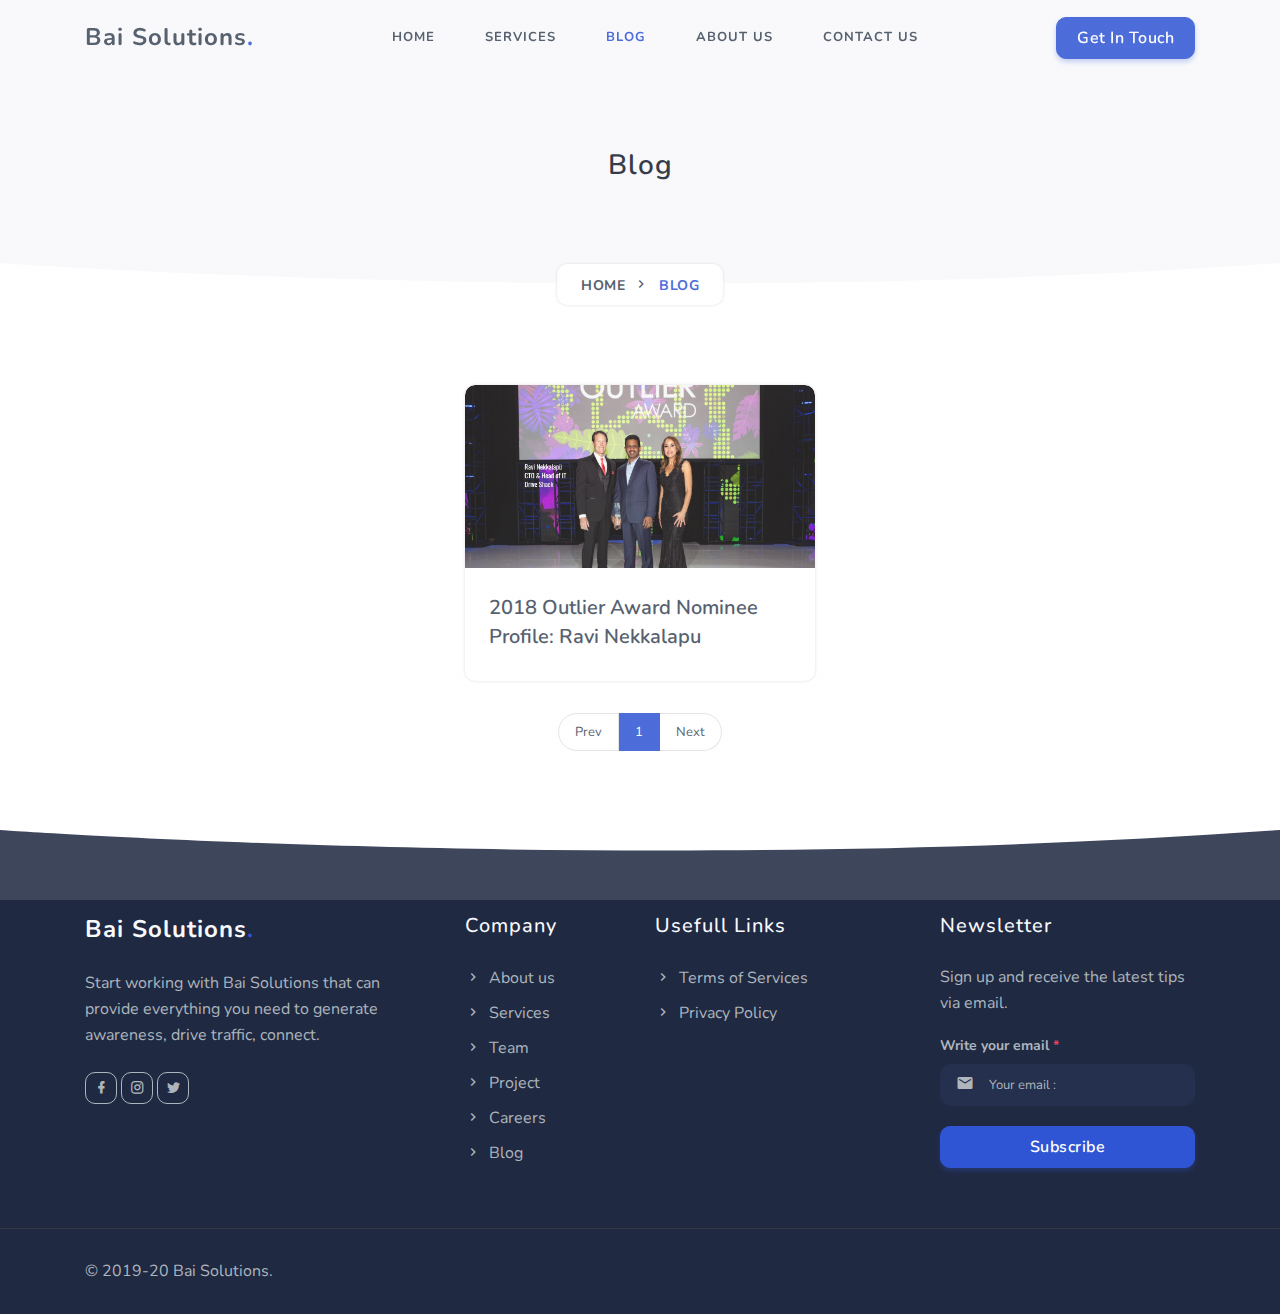
<file: blog.html>
<!DOCTYPE html>
    <html lang="en">

    <head>
        <meta charset="utf-8" />
        <title>Bai Solutions</title>
        <meta name="viewport" content="width=device-width, initial-scale=1.0">
        <meta name="description" content="We offer high-performance IoT modules, connectivity services and software.  Our ability to go the extra mile, decades of experience, deep industry insights and unmatched technology expertise is what makes us stand out in everything we do. Whether it is smart gaming, building automation, hospitality management or solutions for smart cities, we help you address take on the challenges posed by rapid technological change. " />
        <meta name="keywords" content="bootstrap 4, premium, marketing, multipurpose" />
        <meta content="emperorbrains" name="author" />
        <!-- favicon -->
        <link rel="shortcut icon" href="images/fav.png" type="image/x-icon">
        <!-- Bootstrap -->
        <link href="css/bootstrap.min.css" rel="stylesheet" type="text/css" />
        <!-- Icons -->
        <link href="css/materialdesignicons.min.css" rel="stylesheet" type="text/css" />
        <!-- Main css -->
        <link href="css/style.css" rel="stylesheet" type="text/css" />

    </head>

    <body>
        <!-- Loader -->
        <div id="preloader">
            <div id="status">
                <div class="spinner">
                    <div class="double-bounce1"></div>
                    <div class="double-bounce2"></div>
                </div>
            </div>
        </div>
        <!-- Loader -->
        
        <!-- Navbar STart -->
        <header id="topnav" class="defaultscroll sticky">
            <div class="container">
                <!-- Logo container-->
                <div>
                    <a class="logo" href="index.html">Bai Solutions<span class="text-primary">.</span></a>
                </div>                 
                <div class="buy-button">
                    <a href="" class="btn btn-primary">Get In Touch</a>
                </div><!--end login button-->
                <!-- End Logo container-->
                <div class="menu-extras">
                    <div class="menu-item">
                        <!-- Mobile menu toggle-->
                        <a class="navbar-toggle">
                            <div class="lines">
                                <span></span>
                                <span></span>
                                <span></span>
                            </div>
                        </a>
                        <!-- End mobile menu toggle-->
                    </div>
                </div>
        
                <div id="navigation">
                    <!-- Navigation Menu-->   
                    <ul class="navigation-menu">
                        <li><a href="index.html">Home</a></li>
                        <li class="has-submenu">
                            <a href="services.html">Services</a>
                        </li>
                        <li>
                            <a href="blog.html">Blog</a></span>
                        </li>
                        <li>
                            <a href="about-us.html">About Us</a></span>
                        </li>
                        <li>
                            <a href="contact-us.html">Contact US</a></span>
                        </li>
                    </ul><!--end navigation menu-->
                    <div class="buy-menu-btn d-none">
                        <a href="" class="btn btn-primary">Get In Touch</a>
                    </div><!--end login button-->
                </div><!--end navigation-->
            </div><!--end container-->
        </header><!--end header-->
        <!-- Navbar End -->
        
        <!-- Hero Start -->
        <section class="bg-half bg-light">
            <div class="home-center">
                <div class="home-desc-center">
                    <div class="container">
                        <div class="row justify-content-center">
                            <div class="col-lg-12 text-center">
                                <div class="page-next-level">
                                    <h4 class="title"> Blog </h4>
                                    <ul class="page-next d-inline-block bg-white shadow p-2 pl-4 pr-4 rounded mb-0">
                                        <li><a href="index.html" class="text-uppercase font-weight-bold text-dark">Home</a></li>
                                        <li>
                                            <span class="text-uppercase text-primary font-weight-bold">Blog</span> 
                                        </li>
                                    </ul>
                                </div>
                            </div>  <!--end col-->
                        </div><!--end row-->
                    </div> <!--end container-->
                </div>
            </div>
        </section><!--end section-->
        <!-- Hero End -->

        <!-- Shape Start -->
        <div class="position-relative">
            <div class="shape overflow-hidden text-white">
                <svg viewBox="0 0 2880 48" fill="none" xmlns="http://www.w3.org/2000/svg">
                    <path d="M0 48H1437.5H2880V0H2160C1442.5 52 720 0 720 0H0V48Z" fill="currentColor"></path>
                </svg>
            </div>
        </div>
        <!--Shape End-->

        <!-- Blog STart -->
        <section class="section">
            <div class="container">
                <div class="row">
                    <div class="col-lg-4 col-md-6 mb-4 pb-2 mx-auto">
                        <div class="blog position-relative overflow-hidden shadow rounded">
                            <div class="position-relative">
                                <img src="images/blog/download.jfif" class="img-fluid rounded-top" alt="">
                                <div class="overlay rounded-top bg-dark"></div>
                            </div>
                            <div class="content p-4">
                                <h4><a href="http://blog.trace3.com/blog/2018-outlier-award-nominee-profile-ravi-nekkalapu/" class="title text-dark" target="_blank">2018 Outlier Award Nominee Profile: Ravi Nekkalapu</a></h4>
                                
                            </div>
                            <div class="author">
                                <small class="text-light user d-block"><i class="mdi mdi-account"></i> Trace3</small>
                                <small class="text-light date"><i class="mdi mdi-calendar-check"></i> 26th Jun, 2018</small>
                            </div>
                        </div>
                    </div><!--end col-->

                    <!-- PAGINATION START -->
                    <div class="col-12">                                
                        <ul class="pagination justify-content-center mb-0 list-unstyled">
                            <li><a href="#" class="pr-3 pl-3 pt-2 pb-2">Prev</a></li>
                            <li class="active"><a href="#" class="pr-3 pl-3 pt-2 pb-2">1</a></li>
                            <!-- <li><a href="#" class="pr-3 pl-3 pt-2 pb-2">2</a></li>
                            <li><a href="#" class="pr-3 pl-3 pt-2 pb-2">3</a></li> -->
                            <li><a href="#" class="pr-3 pl-3 pt-2 pb-2">Next</a></li>
                        </ul><!--end pagination-->
                    </div><!--end col-->
                    <!-- PAGINATION END -->
                </div><!--end row-->
            </div><!--end container-->
        </section><!--end section-->
        <!-- Blog End -->

        <!-- Shape Start -->
        <div class="position-relative">
            <div class="shape overflow-hidden text-footer">
                <svg viewBox="0 0 2880 48" fill="none" xmlns="http://www.w3.org/2000/svg">
                    <path d="M0 48H1437.5H2880V0H2160C1442.5 52 720 0 720 0H0V48Z" fill="currentColor"></path>
                </svg>
            </div>
        </div>
        <!--Shape End-->
        <!-- Footer Start -->
        <footer class="footer">
            <div class="container">
                <div class="row">
                    <div class="col-lg-4 col-12 mb-0 mb-md-4 pb-0 pb-md-2">
                        <a class="logo-footer" href="#">Bai Solutions<span class="text-primary">.</span></a>
                        <p class="mt-4">Start working with Bai Solutions that can provide everything you need to generate
                            awareness, drive traffic, connect.</p>
                        <ul class="list-unstyled social-icon social mb-0 mt-4">
                            <li class="list-inline-item"><a href="javascript:void(0)" class="rounded"><i
                                        class="mdi mdi-facebook" title="Facebook"></i></a></li>
                            <li class="list-inline-item"><a href="javascript:void(0)" class="rounded"><i
                                        class="mdi mdi-instagram" title="Instagram"></i></a></li>
                            <li class="list-inline-item"><a href="javascript:void(0)" class="rounded"><i
                                        class="mdi mdi-twitter" title="Twitter"></i></a></li>
                        </ul>
                        <!--end icon-->
                    </div>
                    <!--end col-->

                    <div class="col-lg-2 col-md-4 col-12 mt-4 mt-sm-0 pt-2 pt-sm-0">
                        <h4 class="text-light footer-head">Company</h4>
                        <ul class="list-unstyled footer-list mt-4">
                            <li><a href="about-us.html" class="text-foot"><i class="mdi mdi-chevron-right mr-1"></i>
                                    About us</a></li>
                            <li><a href="services.html" class="text-foot"><i class="mdi mdi-chevron-right mr-1"></i>
                                    Services</a></li>
                            <li><a href="team.html" class="text-foot"><i class="mdi mdi-chevron-right mr-1"></i>
                                    Team</a></li>
                            <li><a href="page-work.html" class="text-foot"><i class="mdi mdi-chevron-right mr-1"></i>
                                    Project</a></li>
                            <li><a href="page-jobs.html" class="text-foot"><i class="mdi mdi-chevron-right mr-1"></i>
                                    Careers</a></li>
                            <li><a href="blog.html" class="text-foot"><i class="mdi mdi-chevron-right mr-1"></i>
                                    Blog</a></li>
                        </ul>
                    </div>
                    <!--end col-->

                    <div class="col-lg-3 col-md-4 col-12 mt-4 mt-sm-0 pt-2 pt-sm-0">
                        <h4 class="text-light footer-head">Usefull Links</h4>
                        <ul class="list-unstyled footer-list mt-4">
                            <li><a href="page-terms.html" class="text-foot"><i class="mdi mdi-chevron-right mr-1"></i> Terms
                                    of Services</a></li>
                            <li><a href="page-privacy.html" class="text-foot"><i class="mdi mdi-chevron-right mr-1"></i>
                                    Privacy Policy</a></li>
                        </ul>
                    </div>
                    <!--end col-->

                    <div class="col-lg-3 col-md-4 col-12 mt-4 mt-sm-0 pt-2 pt-sm-0">
                        <h4 class="text-light footer-head">Newsletter</h4>
                        <p class="mt-4">Sign up and receive the latest tips via email.</p>
                        <form>
                            <div class="row">
                                <div class="col-lg-12">
                                    <div class="foot-subscribe form-group position-relative">
                                        <label>Write your email <span class="text-danger">*</span></label>
                                        <i class="mdi mdi-email ml-3 icons"></i>
                                        <input type="email" name="email" id="emailsubscribe"
                                            class="form-control pl-5 rounded" placeholder="Your email : " required>
                                    </div>
                                </div>
                                <div class="col-lg-12">
                                    <input type="submit" id="submitsubscribe" name="send" class="btn btn-primary w-100"
                                        value="Subscribe">
                                </div>
                            </div>
                        </form>
                    </div>
                    <!--end col-->
                </div>
                <!--end row-->
            </div>
            <!--end container-->
        </footer>
        <!--end footer-->
        <hr>
        <footer class="footer footer-bar">
            <div class="container text-center">
                <div class="row align-items-center">
                    <div class="col-sm-6">
                        <div class="text-sm-left">
                            <p class="mb-0">© 2019-20 Bai Solutions.</p>
                        </div>
                    </div>

                    <div class="col-sm-6 mt-4 mt-sm-0 pt-2 pt-sm-0">
                        <ul class="list-unstyled payment-cards text-sm-right mb-0"></ul>
                    </div>
                </div>
            </div>
            <!--end container-->
        </footer>
        <!--end footer-->
        <!-- Footer End -->

        <!-- Back to top -->
        <a href="#" class="back-to-top rounded text-center" id="back-to-top"> 
            <i class="mdi mdi-chevron-up d-block"> </i> 
        </a>
        <!-- Back to top -->

        <!-- javascript -->
        <script src="js/jquery.min.js"></script>
        <script src="js/bootstrap.bundle.min.js"></script>
        <script src="js/jquery.easing.min.js"></script>
        <script src="js/scrollspy.min.js"></script>
        <!-- Main Js -->
        <script src="js/app.js"></script>
    </body>
</html>
</file>
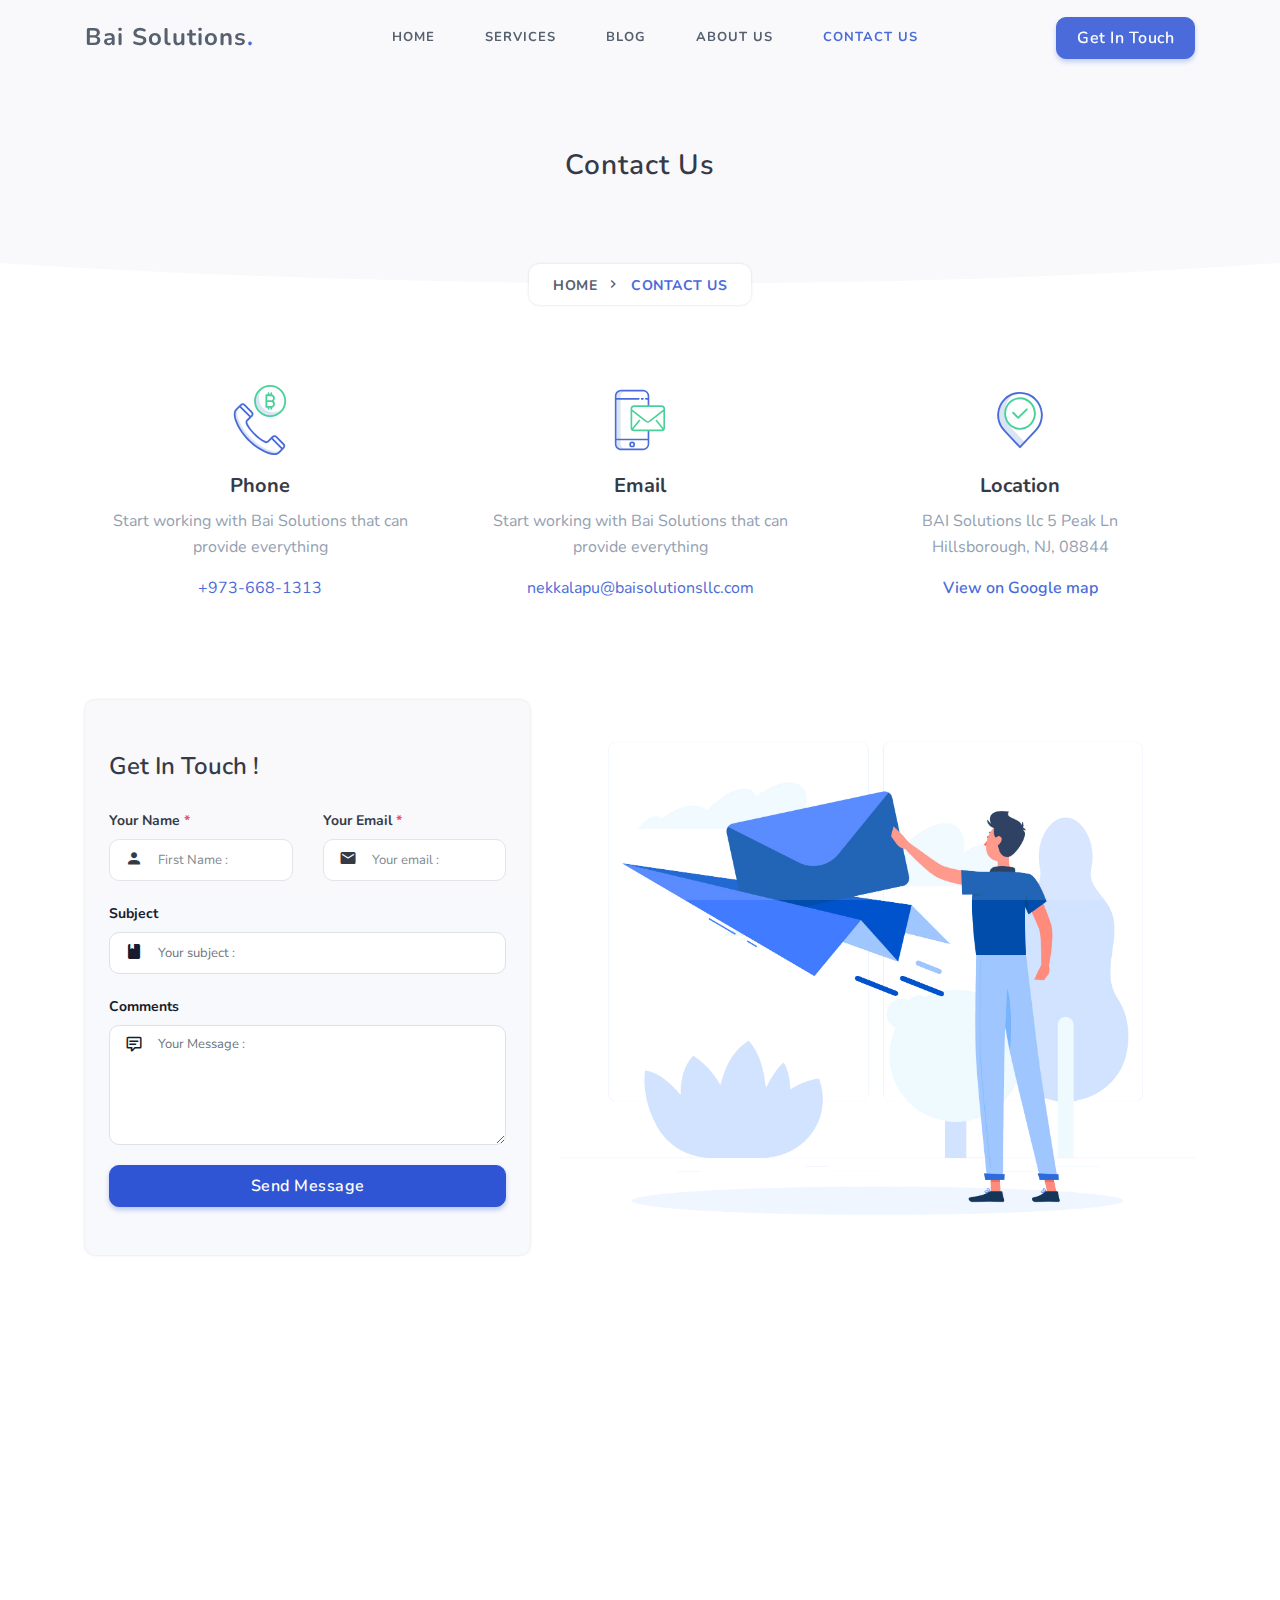
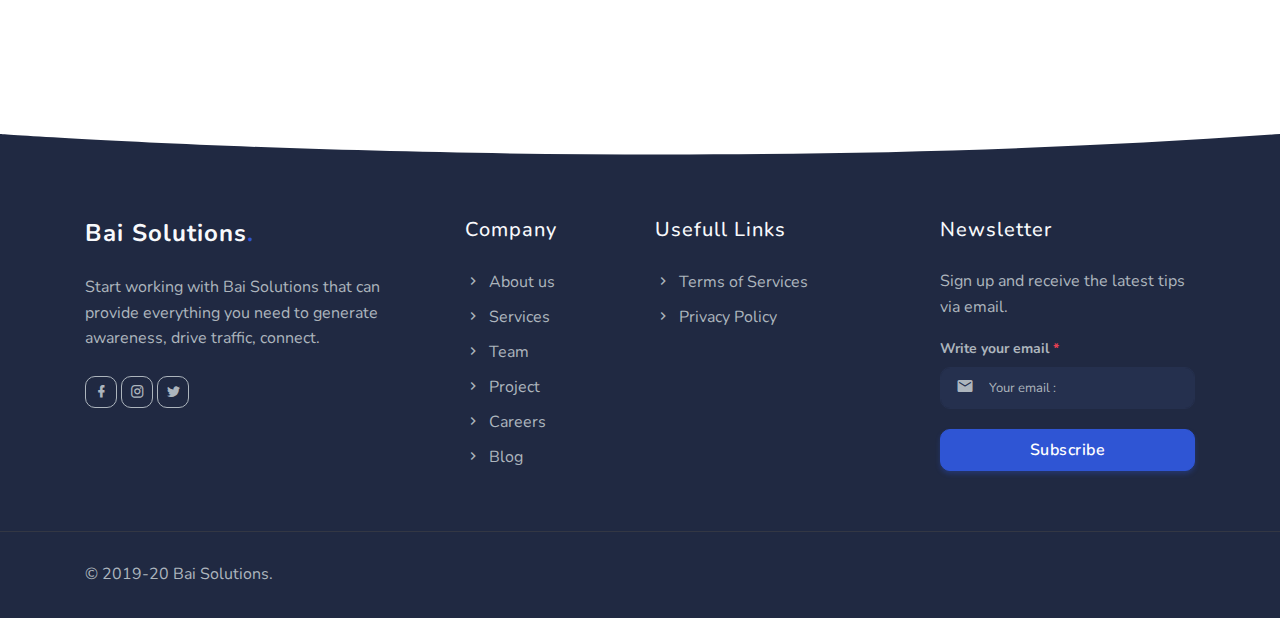
<file: contact-us.html>
<!DOCTYPE html>
    <html lang="en">

    <head>
        <meta charset="utf-8" />
        <title>Bai Solutions</title>
        <meta name="viewport" content="width=device-width, initial-scale=1.0">
        <meta name="description" content="We offer high-performance IoT modules, connectivity services and software.  Our ability to go the extra mile, decades of experience, deep industry insights and unmatched technology expertise is what makes us stand out in everything we do. Whether it is smart gaming, building automation, hospitality management or solutions for smart cities, we help you address take on the challenges posed by rapid technological change. " />
        <meta name="keywords" content="bootstrap 4, premium, marketing, multipurpose" />
        <meta content="emperorbrains" name="author" />
        <!-- favicon -->
        <link rel="shortcut icon" href="images/fav.png" type="image/x-icon">
        <!-- Bootstrap -->
        <link href="css/bootstrap.min.css" rel="stylesheet" type="text/css" />
        <!-- Magnific -->
        <link href="css/magnific-popup.css" rel="stylesheet" type="text/css" />
        <!-- Icons -->
        <link href="css/materialdesignicons.min.css" rel="stylesheet" type="text/css" />
        <!-- Slider -->               
        <link rel="stylesheet" href="css/owl.carousel.min.css"/> 
        <link rel="stylesheet" href="css/owl.theme.default.min.css"/> 
        <!-- Main css -->
        <link href="css/style.css" rel="stylesheet" type="text/css" />
        <link href="css/custom.css" rel="stylesheet" type="text/css" />

    </head>

    <body>
        <!-- Loader -->
        <div id="preloader">
            <div id="status">
                <div class="spinner">
                    <div class="double-bounce1"></div>
                    <div class="double-bounce2"></div>
                </div>
            </div>
        </div>
        <!-- Loader -->

        <!-- Navbar STart -->
        <header id="topnav" class="defaultscroll sticky">
            <div class="container">
                <!-- Logo container-->
                <div>
                    <a class="logo" href="index.html">Bai Solutions<span class="text-primary">.</span></a>
                </div>                 
                <div class="buy-button">
                    <a href="" class="btn btn-primary">Get In Touch</a>
                </div><!--end login button-->
                <!-- End Logo container-->
                <div class="menu-extras">
                    <div class="menu-item">
                        <!-- Mobile menu toggle-->
                        <a class="navbar-toggle">
                            <div class="lines">
                                <span></span>
                                <span></span>
                                <span></span>
                            </div>
                        </a>
                        <!-- End mobile menu toggle-->
                    </div>
                </div>
        
                <div id="navigation">
                    <!-- Navigation Menu-->   
                    <ul class="navigation-menu">
                        <li><a href="index.html">Home</a></li>
                        <li class="has-submenu">
                            <a href="services.html">Services</a>
                        </li>
                        <li>
                            <a href="blog.html">Blog</a></span>
                        </li>
                        <li>
                            <a href="about-us.html">About Us</a></span>
                        </li>
                        <li>
                            <a href="contact-us.html">Contact US</a></span>
                        </li>
                    </ul><!--end navigation menu-->
                    <div class="buy-menu-btn d-none">
                        <a href="" class="btn btn-primary">Get In Touch</a>
                    </div><!--end login button-->
                </div><!--end navigation-->
            </div><!--end container-->
        </header><!--end header-->
        <!-- Navbar End -->
        
        <!-- Hero Start -->
        <section class="bg-half bg-light">
            <div class="home-center">
                <div class="home-desc-center">
                    <div class="container">
                        <div class="row justify-content-center">
                            <div class="col-lg-12 text-center">
                                <div class="page-next-level">
                                    <h4 class="title">Contact Us</h4>
                                    <ul class="page-next d-inline-block bg-white shadow p-2 pl-4 pr-4 rounded mb-0">
                                        <li><a href="index.html" class="text-uppercase font-weight-bold text-dark">Home</a></li>
                                        <li>
                                            <span class="text-uppercase text-primary font-weight-bold">Contact us</span> 
                                        </li> 
                                    </ul>
                                </div>
                            </div>  <!--end col-->
                        </div><!--end row-->
                    </div> <!--end container-->
                </div>
            </div>
        </section><!--end section-->
        <!-- Hero End -->

        <!-- Shape Start -->
        <div class="position-relative">
            <div class="shape overflow-hidden text-white">
                <svg viewBox="0 0 2880 48" fill="none" xmlns="http://www.w3.org/2000/svg">
                    <path d="M0 48H1437.5H2880V0H2160C1442.5 52 720 0 720 0H0V48Z" fill="currentColor"></path>
                </svg>
            </div>
        </div>
        <!--Shape End-->

        <!-- Start Contact -->
        <section class="section pb-0">
            <div class="container">
                <div class="row">
                    <div class="col-md-4">
                        <div class="contact-detail text-center">
                            <div class="icon">
                                <img src="images/icon/bitcoin.svg" alt="">
                            </div>
                            <div class="content mt-3">
                                <h4 class="title font-weight-bold">Phone</h4>
                                <p class="text-muted">Start working with Bai Solutions that can provide everything</p>
                                <a href="tel:+973-668-1313" class="text-primary">+973-668-1313</a>
                            </div>  
                        </div>
                    </div><!--end col-->
                    
                    <div class="col-md-4 mt-4 mt-sm-0 pt-2 pt-sm-0">
                        <div class="contact-detail text-center">
                            <div class="icon">
                                <img src="images/icon/Email.svg" alt="">
                            </div>
                            <div class="content mt-3">
                                <h4 class="title font-weight-bold">Email</h4>
                                <p class="text-muted">Start working with Bai Solutions that can provide everything</p>
                                <a href="mailto:nekkalapu@baisolutionsllc.com" class="text-primary">nekkalapu@baisolutionsllc.com</a>
                            </div>  
                        </div>
                    </div><!--end col-->
                    
                    <div class="col-md-4 mt-4 mt-sm-0 pt-2 pt-sm-0">
                        <div class="contact-detail text-center">
                            <div class="icon">
                                <img src="images/icon/location.svg" alt="">
                            </div>
                            <div class="content mt-3">
                                <h4 class="title font-weight-bold">Location</h4>
                                <p class="text-muted">BAI Solutions llc 5 Peak Ln <br> Hillsborough, NJ, 08844</p>
                                <a href="https://goo.gl/maps/89htgYdQSqPbcwrQ7" class="video-play-icon h6 text-primary">View on Google map</a>
                            </div>  
                        </div>
                    </div><!--end col-->
                </div><!--end row-->
            </div><!--end container-->

            <div class="container mt-100 mt-60">
                <div class="row align-items-center">
                    <div class="col-lg-5 col-md-6 mt-4 mt-sm-0 pt-2 pt-sm-0 order-2 order-md-1">
                        <div class="pt-5 pb-5 p-4 bg-light shadow rounded">
                            <h4>Get In Touch !</h4>
                            <div class="custom-form mt-4">
                                <div id="message"></div>
                                <form method="post" action="php/contact.php" name="contact-form" id="contact-form">
                                    <div class="row">
                                        <div class="col-md-6">
                                            <div class="form-group position-relative">
                                                <label>Your Name <span class="text-danger">*</span></label>
                                                <i class="mdi mdi-account ml-3 icons"></i>
                                                <input name="name" id="name" type="text" class="form-control pl-5" placeholder="First Name :">
                                            </div>
                                        </div><!--end col-->
                                        <div class="col-md-6">
                                            <div class="form-group position-relative">
                                                <label>Your Email <span class="text-danger">*</span></label>
                                                <i class="mdi mdi-email ml-3 icons"></i>
                                                <input name="email" id="email" type="email" class="form-control pl-5" placeholder="Your email :">
                                            </div> 
                                        </div><!--end col-->
                                        <div class="col-md-12">
                                            <div class="form-group position-relative">
                                                <label>Subject</label>
                                                <i class="mdi mdi-book ml-3 icons"></i>
                                                <input name="subject" id="subject" class="form-control pl-5" placeholder="Your subject :">
                                            </div>                                                                               
                                        </div><!--end col-->
                                        <div class="col-md-12">
                                            <div class="form-group position-relative">
                                                <label>Comments</label>
                                                <i class="mdi mdi-comment-text-outline ml-3 icons"></i>
                                                <textarea name="comments" id="comments" rows="4" class="form-control pl-5" placeholder="Your Message :"></textarea>
                                            </div>
                                        </div>
                                    </div><!--end row-->
                                    <div class="row">
                                        <div class="col-sm-12 text-center">
                                            <input type="submit" id="submit" name="send" class="submitBnt btn btn-primary btn-block" value="Send Message">
                                            <div id="simple-msg"></div>
                                        </div><!--end col-->
                                    </div><!--end row-->
                                </form><!--end form--> 
                            </div><!--end custom-form-->
                        </div>
                    </div><!--end col-->

                    <div class="col-lg-7 col-md-6 order-1 order-md-2">
                        <img src="images/contact.png" class="img-fluid" alt="">
                    </div><!--end col-->
                </div><!--end row-->
            </div><!--end container-->

            <div class="container-fluid mt-100 mt-60">
                <div class="row">
                    <div class="col-12 p-0">
                        <div class="map">
                            <iframe src="https://www.google.com/maps/embed?pb=!1m14!1m8!1m3!1d6049.0890411744695!2d-74.011765!3d40.706028!3m2!1i1024!2i768!4f13.1!3m3!1m2!1s0x89c25a16b7d8f429%3A0x3076ad61e3502e92!2s40%20Broad%20St%2C%20New%20York%2C%20NY%2010004%2C%20USA!5e0!3m2!1sen!2sin!4v1578433349305!5m2!1sen!2sin" width="600" height="450" frameborder="0" style="border:0;" allowfullscreen=""></iframe>
                        </div>
                    </div><!--end col-->
                </div><!--end row-->
            </div><!--end container-->
        </section><!--end section-->
        <!-- End contact -->

        <!-- Shape Start -->
        <div class="position-relative">
        <div class="shape overflow-hidden text-footer">
            <svg viewBox="0 0 2880 48" fill="none" xmlns="http://www.w3.org/2000/svg">
                <path d="M0 48H1437.5H2880V0H2160C1442.5 52 720 0 720 0H0V48Z" fill="currentColor"></path>
            </svg>
        </div>
        </div>
        <!--Shape End-->

        <!-- Footer Start -->
        <footer class="footer">
        <div class="container">
            <div class="row">
                <div class="col-lg-4 col-12 mb-0 mb-md-4 pb-0 pb-md-2">
                    <a class="logo-footer" href="#">Bai Solutions<span class="text-primary">.</span></a>
                    <p class="mt-4">Start working with Bai Solutions that can provide everything you need to generate awareness, drive traffic, connect.</p>
                    <ul class="list-unstyled social-icon social mb-0 mt-4">
                        <li class="list-inline-item"><a href="javascript:void(0)" class="rounded"><i class="mdi mdi-facebook" title="Facebook"></i></a></li>
                        <li class="list-inline-item"><a href="javascript:void(0)" class="rounded"><i class="mdi mdi-instagram" title="Instagram"></i></a></li>
                        <li class="list-inline-item"><a href="javascript:void(0)" class="rounded"><i class="mdi mdi-twitter" title="Twitter"></i></a></li>
                    </ul><!--end icon-->
                </div><!--end col-->
                
                <div class="col-lg-2 col-md-4 col-12 mt-4 mt-sm-0 pt-2 pt-sm-0">
                    <h4 class="text-light footer-head">Company</h4>
                    <ul class="list-unstyled footer-list mt-4">
                        <li><a href="about-us.html" class="text-foot"><i class="mdi mdi-chevron-right mr-1"></i> About us</a></li>
                        <li><a href="services.html" class="text-foot"><i class="mdi mdi-chevron-right mr-1"></i> Services</a></li>
                        <li><a href="team.html" class="text-foot"><i class="mdi mdi-chevron-right mr-1"></i> Team</a></li>
                        <li><a href="page-work.html" class="text-foot"><i class="mdi mdi-chevron-right mr-1"></i> Project</a></li>
                        <li><a href="page-jobs.html" class="text-foot"><i class="mdi mdi-chevron-right mr-1"></i> Careers</a></li>
                        <li><a href="blog.html" class="text-foot"><i class="mdi mdi-chevron-right mr-1"></i> Blog</a></li>
                    </ul>
                </div><!--end col-->
                
                <div class="col-lg-3 col-md-4 col-12 mt-4 mt-sm-0 pt-2 pt-sm-0">
                    <h4 class="text-light footer-head">Usefull Links</h4>
                    <ul class="list-unstyled footer-list mt-4">
                        <li><a href="page-terms.html" class="text-foot"><i class="mdi mdi-chevron-right mr-1"></i> Terms of Services</a></li>
                        <li><a href="page-privacy.html" class="text-foot"><i class="mdi mdi-chevron-right mr-1"></i> Privacy Policy</a></li>
                    </ul>
                </div><!--end col-->

                <div class="col-lg-3 col-md-4 col-12 mt-4 mt-sm-0 pt-2 pt-sm-0">
                    <h4 class="text-light footer-head">Newsletter</h4>
                    <p class="mt-4">Sign up and receive the latest tips via email.</p>
                    <form>
                        <div class="row">
                            <div class="col-lg-12">
                                <div class="foot-subscribe form-group position-relative">
                                    <label>Write your email <span class="text-danger">*</span></label>
                                    <i class="mdi mdi-email ml-3 icons"></i>
                                    <input type="email" name="email" id="emailsubscribe" class="form-control pl-5 rounded" placeholder="Your email : " required>
                                </div>
                            </div>
                            <div class="col-lg-12">
                                <input type="submit" id="submitsubscribe" name="send" class="btn btn-primary w-100" value="Subscribe">
                            </div>
                        </div>
                    </form>
                </div><!--end col-->
            </div><!--end row-->
        </div><!--end container-->
        </footer><!--end footer-->
        <hr>
        <footer class="footer footer-bar">
        <div class="container text-center">
            <div class="row align-items-center">
                <div class="col-sm-6">
                    <div class="text-sm-left">
                        <p class="mb-0">© 2019-20 Bai Solutions.</p>
                    </div>
                </div>

                <div class="col-sm-6 mt-4 mt-sm-0 pt-2 pt-sm-0">
                    <ul class="list-unstyled payment-cards text-sm-right mb-0"></ul> 
                </div>
            </div>
        </div><!--end container-->
        </footer><!--end footer-->
        <!-- Footer End -->

        <!-- Back to top -->
        <a href="#" class="back-to-top rounded text-center" id="back-to-top"> 
            <i class="mdi mdi-chevron-up d-block"> </i> 
        </a>
        <!-- Back to top -->

        <!-- javascript -->
        <script src="js/jquery.min.js"></script>
        <script src="js/bootstrap.bundle.min.js"></script>
        <script src="js/jquery.easing.min.js"></script>
        <script src="js/scrollspy.min.js"></script>
        <!-- Magnific Popup -->
        <script src="js/jquery.magnific-popup.min.js"></script>
        <script src="js/magnific.init.js"></script>
        <!-- Contact -->
        <script src="js/contact.js"></script>
        <!-- Main Js -->
        <script src="js/app.js"></script>
    </body>
</html>
</file>
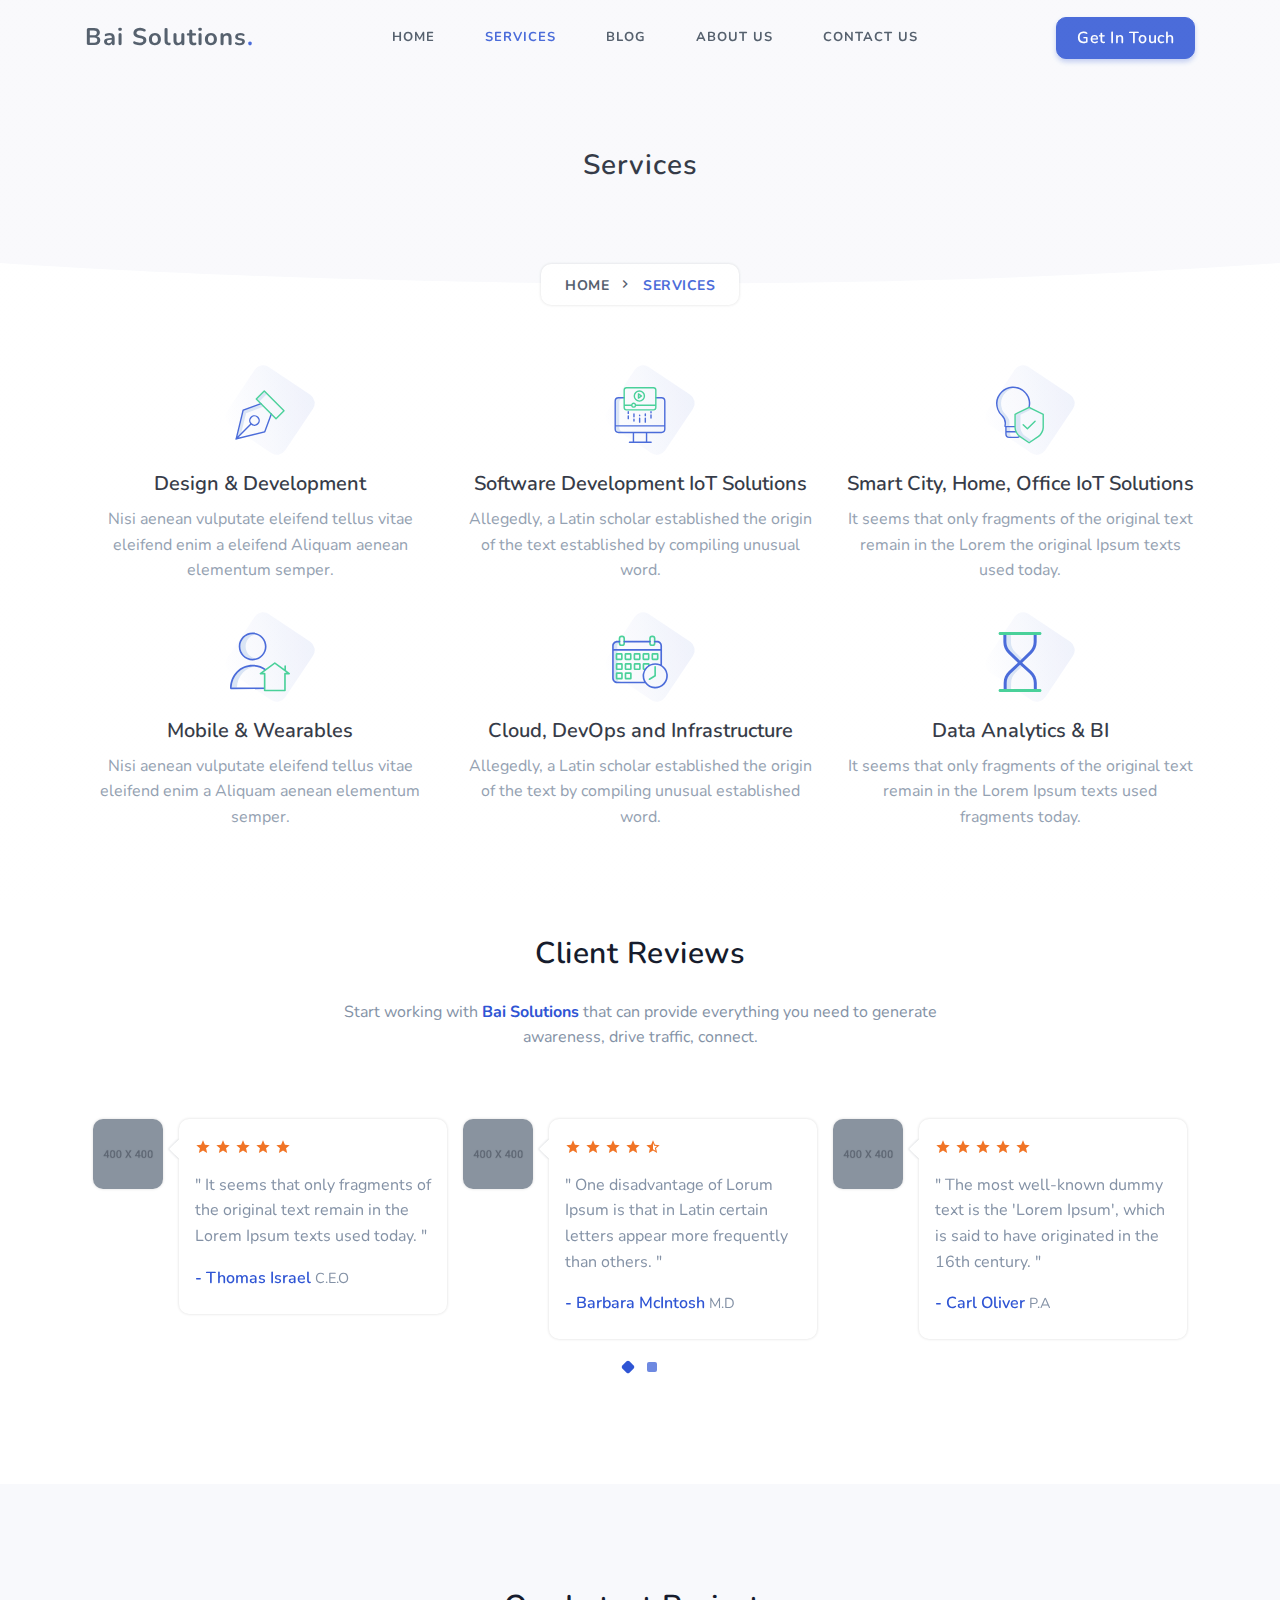
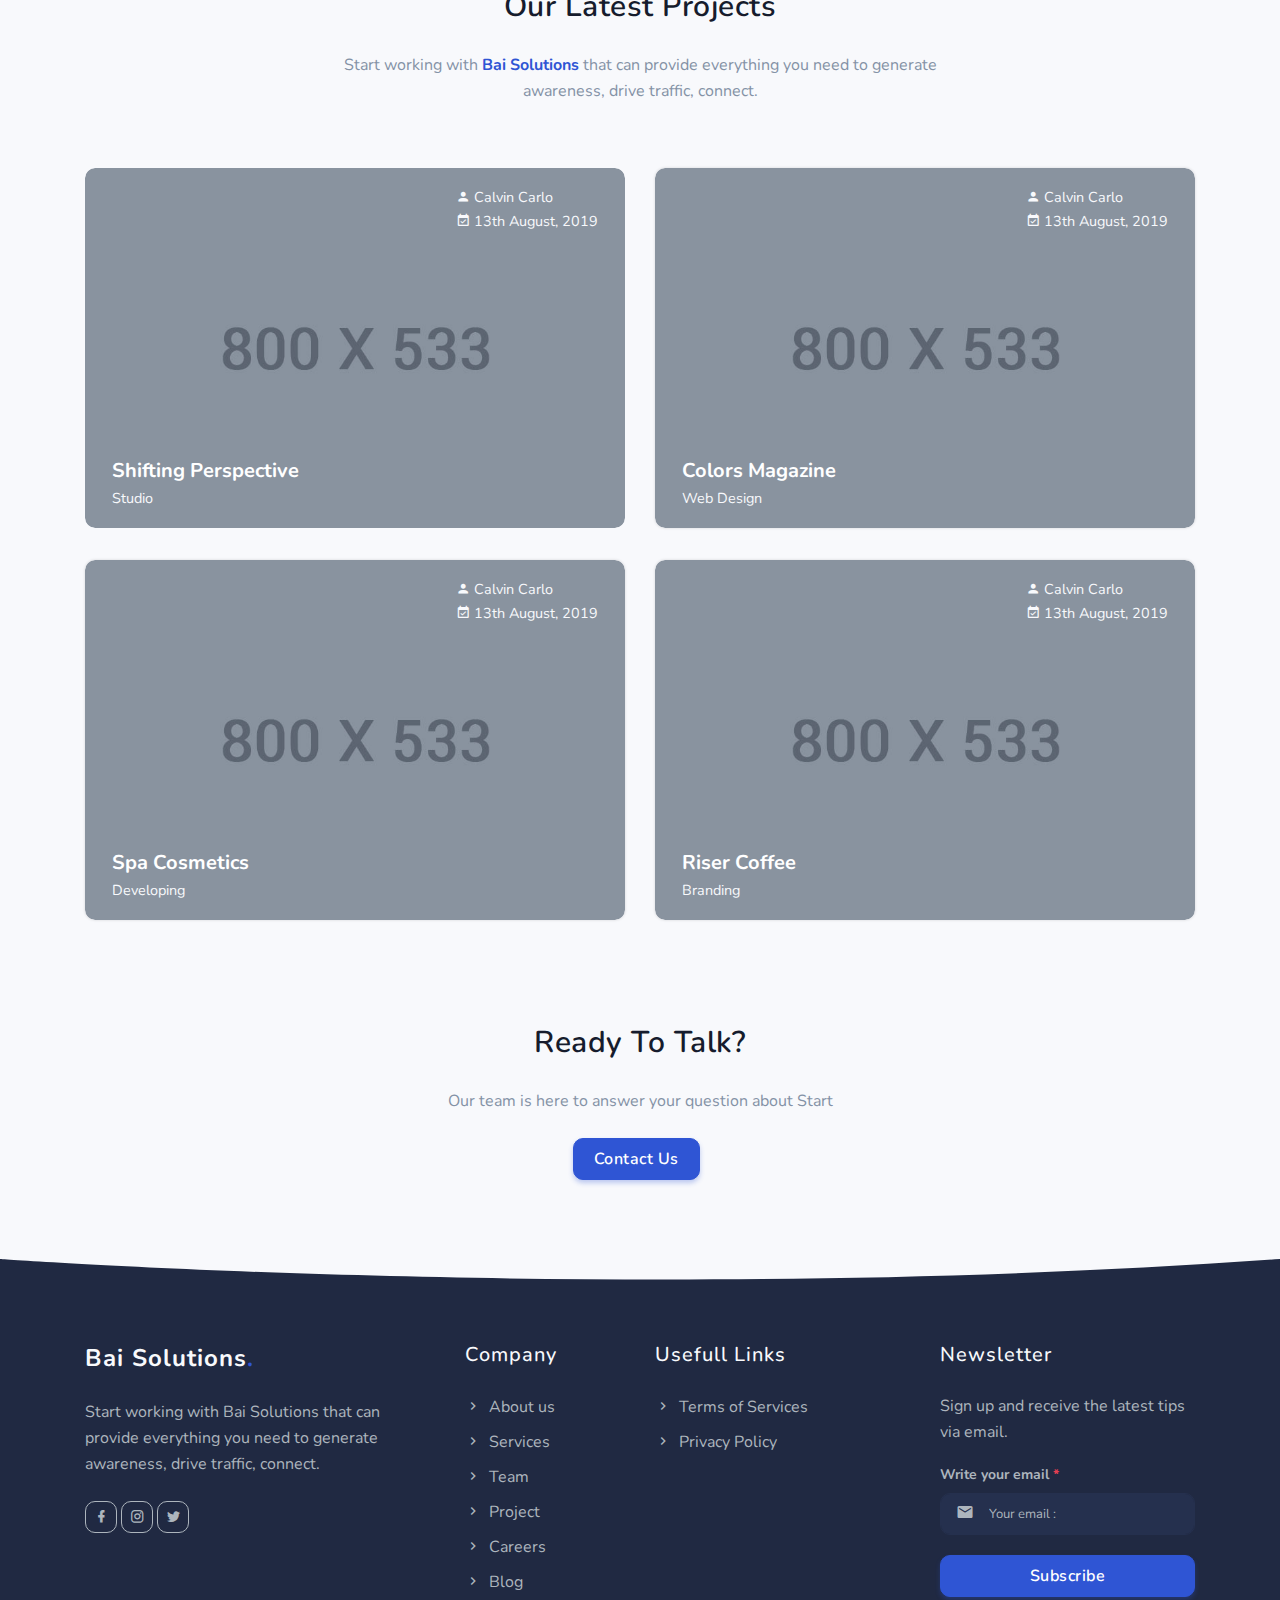
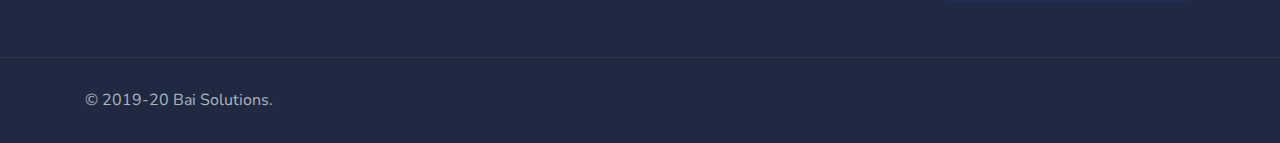
<file: services.html>
<!DOCTYPE html>
    <html lang="en">

    <head>
        <meta charset="utf-8" />
        <title>Bai Solutions</title>
        <meta name="viewport" content="width=device-width, initial-scale=1.0">
        <meta name="description" content="We offer high-performance IoT modules, connectivity services and software.  Our ability to go the extra mile, decades of experience, deep industry insights and unmatched technology expertise is what makes us stand out in everything we do. Whether it is smart gaming, building automation, hospitality management or solutions for smart cities, we help you address take on the challenges posed by rapid technological change. " />
        <meta name="keywords" content="bootstrap 4, premium, marketing, multipurpose" />
        <meta content="emperorbrains" name="author" />
        <!-- favicon -->
        <link rel="shortcut icon" href="images/fav.png" type="image/x-icon">
        <!-- Bootstrap -->
        <link href="css/bootstrap.min.css" rel="stylesheet" type="text/css" />
        <!-- Magnific -->
        <link href="css/magnific-popup.css" rel="stylesheet" type="text/css" />
        <!-- Icons -->
        <link href="css/materialdesignicons.min.css" rel="stylesheet" type="text/css" />
        <!-- Slider -->               
        <link rel="stylesheet" href="css/owl.carousel.min.css"/> 
        <link rel="stylesheet" href="css/owl.theme.default.min.css"/> 
        <!-- Main css -->
        <link href="css/style.css" rel="stylesheet" type="text/css" />
        <link href="css/custom.css" rel="stylesheet" type="text/css" />

    </head>

    <body>
        <!-- Loader -->
        <div id="preloader">
            <div id="status">
                <div class="spinner">
                    <div class="double-bounce1"></div>
                    <div class="double-bounce2"></div>
                </div>
            </div>
        </div>
        <!-- Loader -->
        
        <!-- Navbar STart -->
        <header id="topnav" class="defaultscroll sticky">
            <div class="container">
                <!-- Logo container-->
                <div>
                    <a class="logo" href="index.html">Bai Solutions<span class="text-primary">.</span></a>
                </div>                 
                <div class="buy-button">
                    <a href="" class="btn btn-primary">Get In Touch</a>
                </div><!--end login button-->
                <!-- End Logo container-->
                <div class="menu-extras">
                    <div class="menu-item">
                        <!-- Mobile menu toggle-->
                        <a class="navbar-toggle">
                            <div class="lines">
                                <span></span>
                                <span></span>
                                <span></span>
                            </div>
                        </a>
                        <!-- End mobile menu toggle-->
                    </div>
                </div>
        
                <div id="navigation">
                    <!-- Navigation Menu-->   
                    <ul class="navigation-menu">
                        <li><a href="index.html">Home</a></li>
                        <li class="has-submenu">
                            <a href="services.html">Services</a>
                        </li>
                        <li>
                            <a href="blog.html">Blog</a></span>
                        </li>
                        <li>
                            <a href="about-us.html">About Us</a></span>
                        </li>
                        <li>
                            <a href="contact-us.html">Contact US</a></span>
                        </li>
                    </ul><!--end navigation menu-->
                    <div class="buy-menu-btn d-none">
                        <a href="" class="btn btn-primary">Get In Touch</a>
                    </div><!--end login button-->
                </div><!--end navigation-->
            </div><!--end container-->
        </header><!--end header-->
        <!-- Navbar End -->
        
        <!-- Hero Start -->
        <section class="bg-half bg-light">
            <div class="home-center">
                <div class="home-desc-center">
                    <div class="container">
                        <div class="row justify-content-center">
                            <div class="col-lg-12 text-center">
                                <div class="page-next-level">
                                    <h4 class="title"> Services </h4>
                                    <ul class="page-next d-inline-block bg-white shadow p-2 pl-4 pr-4 rounded mb-0">
                                        <li><a href="index.html" class="text-uppercase font-weight-bold text-dark">Home</a></li> 
                                        <li>
                                            <span class="text-uppercase text-primary font-weight-bold">Services</span> 
                                        </li> 
                                    </ul>
                                </div>
                            </div>  <!--end col-->
                        </div><!--end row-->
                    </div> <!--end container-->
                </div>
            </div>
        </section><!--end section-->
        <!-- Hero End -->

        <!-- Shape Start -->
        <div class="position-relative">
            <div class="shape overflow-hidden text-white">
                <svg viewBox="0 0 2880 48" fill="none" xmlns="http://www.w3.org/2000/svg">
                    <path d="M0 48H1437.5H2880V0H2160C1442.5 52 720 0 720 0H0V48Z" fill="currentColor"></path>
                </svg>
            </div>
        </div>
        <!--Shape End-->

        <!-- Feature Start -->
        <section class="section">
            <div class="container">
                <div class="row">
                    <div class="col-md-4 col-12">
                        <div class="features text-center">
                            <div class="image position-relative d-inline-block">
                                <img src="images/icon/pen.svg" alt="">
                            </div>

                            <div class="content mt-4">
                                <h4 class="title-2">Design & Development</h4>
                                <p class="text-muted mb-0">Nisi aenean vulputate eleifend tellus vitae eleifend enim a eleifend Aliquam aenean elementum semper.</p>
                            </div>
                        </div>
                    </div><!--end col-->
                    
                    <div class="col-md-4 col-12 mt-5 mt-sm-0">
                        <div class="features text-center">
                            <div class="image position-relative d-inline-block">
                                <img src="images/icon/video.svg" alt="">
                            </div>

                            <div class="content mt-4">
                                <h4 class="title-2">Software Development
                                    IoT Solutions</h4>
                                <p class="text-muted mb-0">Allegedly, a Latin scholar established the origin of the text established by compiling unusual word.</p>
                            </div>
                        </div>
                    </div><!--end col-->
                    
                    <div class="col-md-4 col-12 mt-5 mt-sm-0">
                        <div class="features text-center">
                            <div class="image position-relative d-inline-block">
                                <img src="images/icon/intellectual.svg" alt="">
                            </div>

                            <div class="content mt-4">
                                <h4 class="title-2">Smart City, Home, Office
                                    IoT Solutions</h4>
                                <p class="text-muted mb-0">It seems that only fragments of the original text remain in the Lorem the original Ipsum texts used today.</p>
                            </div>
                        </div>
                    </div><!--end col-->

                    <div class="col-md-4 col-12 mt-5">
                        <div class="features text-center">
                            <div class="image position-relative d-inline-block">
                                <img src="images/icon/user.svg" alt="">
                            </div>

                            <div class="content mt-4">
                                <h4 class="title-2">Mobile & Wearables</h4>
                                <p class="text-muted mb-0">Nisi aenean vulputate eleifend tellus vitae eleifend enim a Aliquam aenean elementum semper.</p>
                            </div>
                        </div>
                    </div><!--end col-->
                    
                    <div class="col-md-4 col-12 mt-5">
                        <div class="features text-center">
                            <div class="image position-relative d-inline-block">
                                <img src="images/icon/calendar.svg" alt="">
                            </div>

                            <div class="content mt-4">
                                <h4 class="title-2">Cloud, DevOps and Infrastructure</h4>
                                <p class="text-muted mb-0">Allegedly, a Latin scholar established the origin of the text by compiling unusual established word.</p>
                            </div>
                        </div>
                    </div><!--end col-->
                    
                    <div class="col-md-4 col-12 mt-5">
                        <div class="features text-center">
                            <div class="image position-relative d-inline-block">
                                <img src="images/icon/sand-clock.svg" alt="">
                            </div>

                            <div class="content mt-4">
                                <h4 class="title-2">Data Analytics & BI</h4>
                                <p class="text-muted mb-0">It seems that only fragments of the original text remain in the Lorem Ipsum texts used fragments today.</p>
                            </div>
                        </div>
                    </div><!--end col-->
                </div><!--end row-->
            </div><!--end container-->

            <div class="container mt-100 mt-60">
                <div class="row justify-content-center">
                    <div class="col-12 text-center">
                        <div class="section-title mb-60">
                            <h4 class="title mb-4">Client Reviews</h4>
                            <p class="text-muted para-desc mx-auto mb-0">Start working with <span class="text-primary font-weight-bold">Bai Solutions</span> that can provide everything you need to generate awareness, drive traffic, connect.</p>
                        </div>
                    </div><!--end col-->
                </div><!--end row-->

                <div class="row justify-content-center">
                    <div class="col-lg-12">
                        <div id="customer-testi" class="owl-carousel owl-theme">
                            <div class="media customer-testi m-2">
                                <img src="images/client/01.jpg" class="avatar avatar-small mr-3 rounded shadow" alt="">
                                <div class="media-body content p-3 shadow rounded bg-white position-relative">
                                    <ul class="list-unstyled mb-0">
                                        <li class="list-inline-item"><i class="mdi mdi-star text-warning"></i></li>
                                        <li class="list-inline-item"><i class="mdi mdi-star text-warning"></i></li>
                                        <li class="list-inline-item"><i class="mdi mdi-star text-warning"></i></li>
                                        <li class="list-inline-item"><i class="mdi mdi-star text-warning"></i></li>
                                        <li class="list-inline-item"><i class="mdi mdi-star text-warning"></i></li>
                                    </ul>
                                    <p class="text-muted mt-2">" It seems that only fragments of the original text remain in the Lorem Ipsum texts used today. "</p>
                                    <h6 class="text-primary">- Thomas Israel <small class="text-muted">C.E.O</small></h6>
                                </div>
                            </div>
                            
                            <div class="media customer-testi m-2">
                                <img src="images/client/02.jpg" class="avatar avatar-small mr-3 rounded shadow" alt="">
                                <div class="media-body content p-3 shadow rounded bg-white position-relative">
                                    <ul class="list-unstyled mb-0">
                                        <li class="list-inline-item"><i class="mdi mdi-star text-warning"></i></li>
                                        <li class="list-inline-item"><i class="mdi mdi-star text-warning"></i></li>
                                        <li class="list-inline-item"><i class="mdi mdi-star text-warning"></i></li>
                                        <li class="list-inline-item"><i class="mdi mdi-star text-warning"></i></li>
                                        <li class="list-inline-item"><i class="mdi mdi-star-half text-warning"></i></li>
                                    </ul>
                                    <p class="text-muted mt-2">" One disadvantage of Lorum Ipsum is that in Latin certain letters appear more frequently than others. "</p>
                                    <h6 class="text-primary">- Barbara McIntosh <small class="text-muted">M.D</small></h6>
                                </div>
                            </div>

                            <div class="media customer-testi m-2">
                                <img src="images/client/03.jpg" class="avatar avatar-small mr-3 rounded shadow" alt="">
                                <div class="media-body content p-3 shadow rounded bg-white position-relative">
                                    <ul class="list-unstyled mb-0">
                                        <li class="list-inline-item"><i class="mdi mdi-star text-warning"></i></li>
                                        <li class="list-inline-item"><i class="mdi mdi-star text-warning"></i></li>
                                        <li class="list-inline-item"><i class="mdi mdi-star text-warning"></i></li>
                                        <li class="list-inline-item"><i class="mdi mdi-star text-warning"></i></li>
                                        <li class="list-inline-item"><i class="mdi mdi-star text-warning"></i></li>
                                    </ul>
                                    <p class="text-muted mt-2">" The most well-known dummy text is the 'Lorem Ipsum', which is said to have originated in the 16th century. "</p>
                                    <h6 class="text-primary">- Carl Oliver <small class="text-muted">P.A</small></h6>
                                </div>
                            </div>

                            <div class="media customer-testi m-2">
                                <img src="images/client/04.jpg" class="avatar avatar-small mr-3 rounded shadow" alt="">
                                <div class="media-body content p-3 shadow rounded bg-white position-relative">
                                    <ul class="list-unstyled mb-0">
                                        <li class="list-inline-item"><i class="mdi mdi-star text-warning"></i></li>
                                        <li class="list-inline-item"><i class="mdi mdi-star text-warning"></i></li>
                                        <li class="list-inline-item"><i class="mdi mdi-star text-warning"></i></li>
                                        <li class="list-inline-item"><i class="mdi mdi-star text-warning"></i></li>
                                        <li class="list-inline-item"><i class="mdi mdi-star text-warning"></i></li>
                                    </ul>
                                    <p class="text-muted mt-2">" According to most sources, Lorum Ipsum can be traced back to a text composed by Cicero. "</p>
                                    <h6 class="text-primary">- Christa Smith <small class="text-muted">Manager</small></h6>
                                </div>
                            </div>

                            <div class="media customer-testi m-2">
                                <img src="images/client/05.jpg" class="avatar avatar-small mr-3 rounded shadow" alt="">
                                <div class="media-body content p-3 shadow rounded bg-white position-relative">
                                    <ul class="list-unstyled mb-0">
                                        <li class="list-inline-item"><i class="mdi mdi-star text-warning"></i></li>
                                        <li class="list-inline-item"><i class="mdi mdi-star text-warning"></i></li>
                                        <li class="list-inline-item"><i class="mdi mdi-star text-warning"></i></li>
                                        <li class="list-inline-item"><i class="mdi mdi-star text-warning"></i></li>
                                        <li class="list-inline-item"><i class="mdi mdi-star text-warning"></i></li>
                                    </ul>
                                    <p class="text-muted mt-2">" There is now an abundance of readable dummy texts. These are usually used when a text is required. "</p>
                                    <h6 class="text-primary">- Dean Tolle <small class="text-muted">Developer</small></h6>
                                </div>
                            </div>

                            <div class="media customer-testi m-2">
                                <img src="images/client/06.jpg" class="avatar avatar-small mr-3 rounded shadow" alt="">
                                <div class="media-body content p-3 shadow rounded bg-white position-relative">
                                    <ul class="list-unstyled mb-0">
                                        <li class="list-inline-item"><i class="mdi mdi-star text-warning"></i></li>
                                        <li class="list-inline-item"><i class="mdi mdi-star text-warning"></i></li>
                                        <li class="list-inline-item"><i class="mdi mdi-star text-warning"></i></li>
                                        <li class="list-inline-item"><i class="mdi mdi-star text-warning"></i></li>
                                        <li class="list-inline-item"><i class="mdi mdi-star text-warning"></i></li>
                                    </ul>
                                    <p class="text-muted mt-2">" Thus, Lorem Ipsum has only limited suitability as a visual filler for German texts. "</p>
                                    <h6 class="text-primary">- Jill Webb <small class="text-muted">Designer</small></h6>
                                </div>
                            </div>
                        </div>
                    </div><!--end col-->
                </div><!--end row-->
            </div><!--end container-->
        </section><!--end section-->
        <!-- Feature Start -->

        <!-- Project Start -->
        <section class="section bg-light">
            <div class="container">
                <div class="row justify-content-center">
                    <div class="col-12 text-center">
                        <div class="section-title mb-4 pb-2">
                            <h4 class="title mb-4">Our Latest Projects</h4>
                            <p class="text-muted para-desc mx-auto mb-0">Start working with <span class="text-primary font-weight-bold">Bai Solutions</span> that can provide everything you need to generate awareness, drive traffic, connect.</p>
                        </div>
                    </div><!--end col-->
                </div><!--end row-->

                <div class="row">
                    <div class="col-lg-6 col-md-6 mt-4 pt-2">
                        <div class="work-container position-relative rounded">                                
                            <div class="position-relative overflow-hidden">
                                <img src="images/work/1.jpg" class="img-fluid rounded" alt="work-image">
                                <div class="overlay-work"></div>
                                <div class="content">
                                    <a href="javascript:void(0)" class="title text-white d-block font-weight-bold">Shifting Perspective</a>
                                    <small class="text-light">Studio</small>
                                </div>
                                <div class="client">
                                    <small class="text-light user d-block"><i class="mdi mdi-account"></i> Calvin Carlo</small>
                                    <small class="text-light date"><i class="mdi mdi-calendar-check"></i> 13th August, 2019</small>
                                </div>
                            </div>
                        </div>
                    </div><!--end col-->

                    <div class="col-lg-6 col-md-6 mt-4 pt-2">
                        <div class="work-container position-relative shadow rounded">                                
                            <div class="position-relative overflow-hidden">
                                <img src="images/work/2.jpg" class="img-fluid rounded" alt="work-image">
                                <div class="overlay-work"></div>
                                <div class="content">
                                    <a href="javascript:void(0)" class="title text-white d-block font-weight-bold">Colors Magazine</a>
                                    <small class="text-light">Web Design</small>
                                </div>
                                <div class="client">
                                    <small class="text-light user d-block"><i class="mdi mdi-account"></i> Calvin Carlo</small>
                                    <small class="text-light date"><i class="mdi mdi-calendar-check"></i> 13th August, 2019</small>
                                </div>
                            </div>
                        </div>
                    </div><!--end col-->

                    <div class="col-lg-6 col-md-6 mt-4 pt-2">
                        <div class="work-container position-relative shadow rounded">                                
                            <div class="position-relative overflow-hidden">
                                <img src="images/work/3.jpg" class="img-fluid rounded" alt="work-image">
                                <div class="overlay-work"></div>
                                <div class="content">
                                    <a href="javascript:void(0)" class="title text-white d-block font-weight-bold">Spa Cosmetics</a>
                                    <small class="text-light">Developing</small>
                                </div>
                                <div class="client">
                                    <small class="text-light user d-block"><i class="mdi mdi-account"></i> Calvin Carlo</small>
                                    <small class="text-light date"><i class="mdi mdi-calendar-check"></i> 13th August, 2019</small>
                                </div>
                            </div>
                        </div>
                    </div><!--end col-->

                    <div class="col-lg-6 col-md-6 mt-4 pt-2">
                        <div class="work-container position-relative shadow rounded">                                
                            <div class="position-relative overflow-hidden">
                                <img src="images/work/4.jpg" class="img-fluid rounded" alt="work-image">
                                <div class="overlay-work"></div>
                                <div class="content">
                                    <a href="javascript:void(0)" class="title text-white d-block font-weight-bold">Riser Coffee</a>
                                    <small class="text-light">Branding</small>
                                </div>
                                <div class="client">
                                    <small class="text-light user d-block"><i class="mdi mdi-account"></i> Calvin Carlo</small>
                                    <small class="text-light date"><i class="mdi mdi-calendar-check"></i> 13th August, 2019</small>
                                </div>
                            </div>
                        </div>
                    </div><!--end col-->
                </div><!--end row-->
            </div><!--end container-->
            
            <div class="container mt-100 mt-60">
                <div class="row justify-content-center">
                    <div class="col-12 text-center">
                        <div class="section-title">
                            <h4 class="title mb-4">Ready To Talk?</h4>
                            <p class="text-muted para-desc mx-auto mb-0">Our team is here to answer your question about Start</p>
    
                            <div class="mt-3">
                                <a href="contact-us.html" class="btn btn-primary mt-2 mr-2">Contact Us</a>
                            </div>
                        </div>
                    </div><!--end col-->
                </div><!--end row-->
            </div><!--end container-->
        </section><!--end section-->
        <!-- Project End -->

 <!-- Shape Start -->
        <div class="position-relative">
            <div class="shape overflow-hidden text-footer">
                <svg viewBox="0 0 2880 48" fill="none" xmlns="http://www.w3.org/2000/svg">
                    <path d="M0 48H1437.5H2880V0H2160C1442.5 52 720 0 720 0H0V48Z" fill="currentColor"></path>
                </svg>
            </div>
        </div>
        <!--Shape End-->

        <!-- Footer Start -->
        <footer class="footer">
            <div class="container">
                <div class="row">
                    <div class="col-lg-4 col-12 mb-0 mb-md-4 pb-0 pb-md-2">
                        <a class="logo-footer" href="#">Bai Solutions<span class="text-primary">.</span></a>
                        <p class="mt-4">Start working with Bai Solutions that can provide everything you need to generate awareness, drive traffic, connect.</p>
                        <ul class="list-unstyled social-icon social mb-0 mt-4">
                            <li class="list-inline-item"><a href="javascript:void(0)" class="rounded"><i class="mdi mdi-facebook" title="Facebook"></i></a></li>
                            <li class="list-inline-item"><a href="javascript:void(0)" class="rounded"><i class="mdi mdi-instagram" title="Instagram"></i></a></li>
                            <li class="list-inline-item"><a href="javascript:void(0)" class="rounded"><i class="mdi mdi-twitter" title="Twitter"></i></a></li>
                        </ul><!--end icon-->
                    </div><!--end col-->
                    
                    <div class="col-lg-2 col-md-4 col-12 mt-4 mt-sm-0 pt-2 pt-sm-0">
                        <h4 class="text-light footer-head">Company</h4>
                        <ul class="list-unstyled footer-list mt-4">
                            <li><a href="about-us.html" class="text-foot"><i class="mdi mdi-chevron-right mr-1"></i> About us</a></li>
                            <li><a href="services.html" class="text-foot"><i class="mdi mdi-chevron-right mr-1"></i> Services</a></li>
                            <li><a href="team.html" class="text-foot"><i class="mdi mdi-chevron-right mr-1"></i> Team</a></li>
                            <li><a href="page-work.html" class="text-foot"><i class="mdi mdi-chevron-right mr-1"></i> Project</a></li>
                            <li><a href="page-jobs.html" class="text-foot"><i class="mdi mdi-chevron-right mr-1"></i> Careers</a></li>
                            <li><a href="blog.html" class="text-foot"><i class="mdi mdi-chevron-right mr-1"></i> Blog</a></li>
                        </ul>
                    </div><!--end col-->
                    
                    <div class="col-lg-3 col-md-4 col-12 mt-4 mt-sm-0 pt-2 pt-sm-0">
                        <h4 class="text-light footer-head">Usefull Links</h4>
                        <ul class="list-unstyled footer-list mt-4">
                            <li><a href="page-terms.html" class="text-foot"><i class="mdi mdi-chevron-right mr-1"></i> Terms of Services</a></li>
                            <li><a href="page-privacy.html" class="text-foot"><i class="mdi mdi-chevron-right mr-1"></i> Privacy Policy</a></li>
                        </ul>
                    </div><!--end col-->

                    <div class="col-lg-3 col-md-4 col-12 mt-4 mt-sm-0 pt-2 pt-sm-0">
                        <h4 class="text-light footer-head">Newsletter</h4>
                        <p class="mt-4">Sign up and receive the latest tips via email.</p>
                        <form>
                            <div class="row">
                                <div class="col-lg-12">
                                    <div class="foot-subscribe form-group position-relative">
                                        <label>Write your email <span class="text-danger">*</span></label>
                                        <i class="mdi mdi-email ml-3 icons"></i>
                                        <input type="email" name="email" id="emailsubscribe" class="form-control pl-5 rounded" placeholder="Your email : " required>
                                    </div>
                                </div>
                                <div class="col-lg-12">
                                    <input type="submit" id="submitsubscribe" name="send" class="btn btn-primary w-100" value="Subscribe">
                                </div>
                            </div>
                        </form>
                    </div><!--end col-->
                </div><!--end row-->
            </div><!--end container-->
        </footer><!--end footer-->
        <hr>
        <footer class="footer footer-bar">
            <div class="container text-center">
                <div class="row align-items-center">
                    <div class="col-sm-6">
                        <div class="text-sm-left">
                            <p class="mb-0">© 2019-20 Bai Solutions.</p>
                        </div>
                    </div>

                    <div class="col-sm-6 mt-4 mt-sm-0 pt-2 pt-sm-0">
                        <ul class="list-unstyled payment-cards text-sm-right mb-0"></ul> 
                    </div>
                </div>
            </div><!--end container-->
        </footer><!--end footer-->
        <!-- Footer End -->

        <!-- Back to top -->
        <a href="#" class="back-to-top rounded text-center" id="back-to-top"> 
            <i class="mdi mdi-chevron-up d-block"> </i> 
        </a>
        <!-- Back to top -->

        <!-- javascript -->
        <script src="js/jquery.min.js"></script>
        <script src="js/bootstrap.bundle.min.js"></script>
        <script src="js/jquery.easing.min.js"></script>
        <script src="js/scrollspy.min.js"></script>
        <!-- SLIDER -->
        <script src="js/owl.carousel.min.js "></script>
        <script src="js/owl.init.js"></script>
        <!-- Main Js -->
        <script src="js/app.js"></script>
    </body>
</html>
</file>
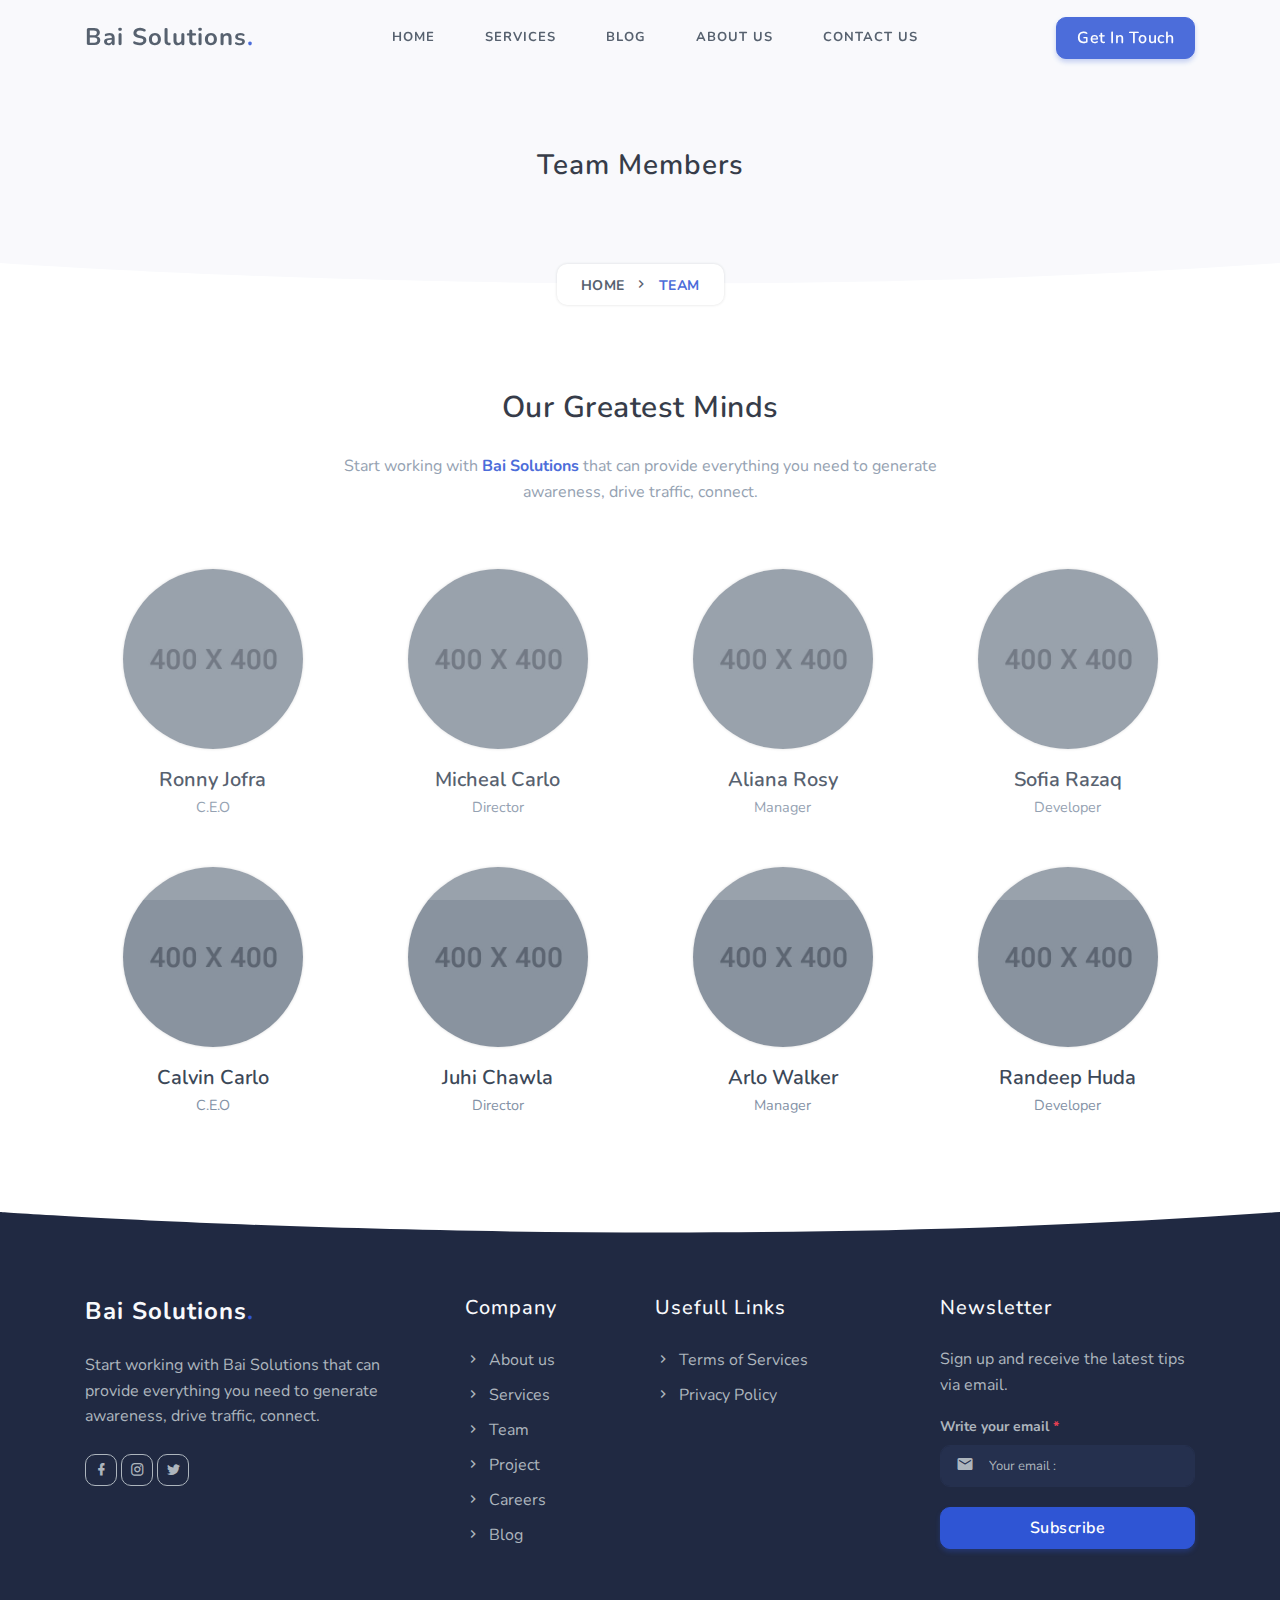
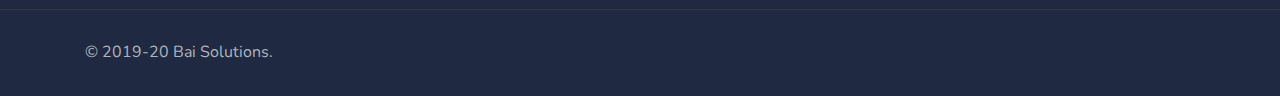
<file: team.html>
<!DOCTYPE html>
    <html lang="en">

    <head>
        <meta charset="utf-8" />
        <title>Bai Solutions</title>
        <meta name="viewport" content="width=device-width, initial-scale=1.0">
        <meta name="description" content="We offer high-performance IoT modules, connectivity services and software.  Our ability to go the extra mile, decades of experience, deep industry insights and unmatched technology expertise is what makes us stand out in everything we do. Whether it is smart gaming, building automation, hospitality management or solutions for smart cities, we help you address take on the challenges posed by rapid technological change. " />
        <meta name="keywords" content="bootstrap 4, premium, marketing, multipurpose" />
        <meta content="emperorbrains" name="author" />
        <!-- favicon -->
        <link rel="shortcut icon" href="images/fav.png" type="image/x-icon">
        <!-- Bootstrap -->
        <link href="css/bootstrap.min.css" rel="stylesheet" type="text/css" />
        <!-- Magnific -->
        <link href="css/magnific-popup.css" rel="stylesheet" type="text/css" />
        <!-- Icons -->
        <link href="css/materialdesignicons.min.css" rel="stylesheet" type="text/css" />
        <!-- Main css -->
        <link href="css/style.css" rel="stylesheet" type="text/css" />
        <link href="css/custom.css" rel="stylesheet" type="text/css" />
    </head>

    <body>
        <!-- Loader -->
        <div id="preloader">
            <div id="status">
                <div class="spinner">
                    <div class="double-bounce1"></div>
                    <div class="double-bounce2"></div>
                </div>
            </div>
        </div>
        <!-- Loader -->
        
        <!-- Navbar STart -->
        <header id="topnav" class="defaultscroll sticky">
            <div class="container">
                <!-- Logo container-->
                <div>
                    <a class="logo" href="index.html">Bai Solutions<span class="text-primary">.</span></a>
                </div>
                <div class="buy-button">
                    <a href="" class="btn btn-primary">Get In Touch</a>
                </div>
                <!--end login button-->
                <!-- End Logo container-->
                <div class="menu-extras">
                    <div class="menu-item">
                        <!-- Mobile menu toggle-->
                        <a class="navbar-toggle">
                            <div class="lines">
                                <span></span>
                                <span></span>
                                <span></span>
                            </div>
                        </a>
                        <!-- End mobile menu toggle-->
                    </div>
                </div>

                <div id="navigation">
                    <!-- Navigation Menu-->
                    <ul class="navigation-menu">
                        <li><a href="index.html">Home</a></li>
                        <li class="has-submenu">
                            <a href="services.html">Services</a>
                        </li>
                        <li>
                            <a href="blog.html">Blog</a></span>
                        </li>
                        <li>
                            <a href="about-us.html">About Us</a></span>
                        </li>
                        <li>
                            <a href="contact-us.html">Contact US</a></span>
                        </li>
                    </ul>
                    <!--end navigation menu-->
                    <div class="buy-menu-btn d-none">
                        <a href="" class="btn btn-primary">Get In Touch</a>
                    </div>
                    <!--end login button-->
                </div>
                <!--end navigation-->
            </div>
            <!--end container-->
        </header>
        <!--end header-->
        <!-- Navbar End -->
        
        <!-- Hero Start -->
        <section class="bg-half bg-light">
            <div class="home-center">
                <div class="home-desc-center">
                    <div class="container">
                        <div class="row justify-content-center">
                            <div class="col-lg-12 text-center">
                                <div class="page-next-level">
                                    <h4 class="title"> Team Members </h4>
                                    <ul class="page-next d-inline-block bg-white shadow p-2 pl-4 pr-4 rounded mb-0">
                                        <li><a href="index.html" class="text-uppercase font-weight-bold text-dark">Home</a></li>
                                        <li>
                                            <span class="text-uppercase text-primary font-weight-bold">Team</span> 
                                        </li> 
                                    </ul>
                                </div>
                            </div>  <!--end col-->
                        </div><!--end row-->
                    </div> <!--end container-->
                </div>
            </div>
        </section><!--end section-->
        <!-- Hero End -->

        <!-- Shape Start -->
        <div class="position-relative">
            <div class="shape overflow-hidden text-white">
                <svg viewBox="0 0 2880 48" fill="none" xmlns="http://www.w3.org/2000/svg">
                    <path d="M0 48H1437.5H2880V0H2160C1442.5 52 720 0 720 0H0V48Z" fill="currentColor"></path>
                </svg>
            </div>
        </div>
        <!--Shape End-->

        <!-- Team Start -->
        <section class="section">
            <div class="container">
                <div class="row">
                    <div class="col-12 text-center">
                        <div class="section-title mb-4 pb-2">
                            <h4 class="title mb-4">Our Greatest Minds</h4>
                            <p class="text-muted para-desc mx-auto mb-0">Start working with <span class="text-primary font-weight-bold">Bai Solutions</span> that can provide everything you need to generate awareness, drive traffic, connect.</p>
                        </div>
                    </div><!--end col-->
                </div><!--end row-->

                <div class="row">
                    <div class="col-lg-3 col-md-6 mt-4 pt-2">
                        <div class="team text-center">
                            <div class="position-relative">
                                <img src="images/client/01.jpg" class="img-fluid avatar avatar-ex-large rounded-pill shadow" alt="">
                                <ul class="list-unstyled social-icon team-icon mb-0 mt-4">
                                    <li class="list-inline-item"><a href="javascript:void(0)" class="rounded"><i class="mdi mdi-facebook" title="Facebook"></i></a></li>
                                    <li class="list-inline-item"><a href="javascript:void(0)" class="rounded"><i class="mdi mdi-instagram" title="Instagram"></i></a></li>
                                    <li class="list-inline-item"><a href="javascript:void(0)" class="rounded"><i class="mdi mdi-twitter" title="Twitter"></i></a></li>
                                    <li class="list-inline-item"><a href="javascript:void(0)" class="rounded"><i class="mdi mdi-google-plus" title="Twitter"></i></a></li>
                                </ul>
                            </div>
                            <div class="content pt-3 pb-3">
                                <h5 class="mb-0"><a href="javascript:void(0)" class="name text-dark">Ronny Jofra</a></h5>
                                <small class="designation text-muted">C.E.O</small>
                            </div>
                        </div>
                    </div><!--end col-->

                    <div class="col-lg-3 col-md-6 mt-4 pt-2">
                        <div class="team text-center">
                            <div class="position-relative">
                                <img src="images/client/04.jpg" class="img-fluid avatar avatar-ex-large rounded-pill shadow" alt="">
                                <ul class="list-unstyled social-icon team-icon mb-0 mt-4">
                                    <li class="list-inline-item"><a href="javascript:void(0)" class="rounded"><i class="mdi mdi-facebook" title="Facebook"></i></a></li>
                                    <li class="list-inline-item"><a href="javascript:void(0)" class="rounded"><i class="mdi mdi-instagram" title="Instagram"></i></a></li>
                                    <li class="list-inline-item"><a href="javascript:void(0)" class="rounded"><i class="mdi mdi-twitter" title="Twitter"></i></a></li>
                                    <li class="list-inline-item"><a href="javascript:void(0)" class="rounded"><i class="mdi mdi-google-plus" title="Twitter"></i></a></li>
                                </ul>
                            </div>
                            <div class="content pt-3 pb-3">
                                <h5 class="mb-0"><a href="javascript:void(0)" class="name text-dark">Micheal Carlo</a></h5>
                                <small class="designation text-muted">Director</small>
                            </div>
                        </div>
                    </div><!--end col-->
                    
                    <div class="col-lg-3 col-md-6 mt-4 pt-2">
                        <div class="team text-center">
                            <div class="position-relative">
                                <img src="images/client/02.jpg" class="img-fluid avatar avatar-ex-large rounded-pill shadow" alt="">
                                <ul class="list-unstyled social-icon team-icon mb-0 mt-4">
                                    <li class="list-inline-item"><a href="javascript:void(0)" class="rounded"><i class="mdi mdi-facebook" title="Facebook"></i></a></li>
                                    <li class="list-inline-item"><a href="javascript:void(0)" class="rounded"><i class="mdi mdi-instagram" title="Instagram"></i></a></li>
                                    <li class="list-inline-item"><a href="javascript:void(0)" class="rounded"><i class="mdi mdi-twitter" title="Twitter"></i></a></li>
                                    <li class="list-inline-item"><a href="javascript:void(0)" class="rounded"><i class="mdi mdi-google-plus" title="Twitter"></i></a></li>
                                </ul>
                            </div>
                            <div class="content pt-3 pb-3">
                                <h5 class="mb-0"><a href="javascript:void(0)" class="name text-dark">Aliana Rosy</a></h5>
                                <small class="designation text-muted">Manager</small>
                            </div>
                        </div>
                    </div><!--end col-->
                    
                    <div class="col-lg-3 col-md-6 mt-4 pt-2">
                        <div class="team text-center">
                            <div class="position-relative">
                                <img src="images/client/03.jpg" class="img-fluid avatar avatar-ex-large rounded-pill shadow" alt="">
                                <ul class="list-unstyled social-icon team-icon mb-0 mt-4">
                                    <li class="list-inline-item"><a href="javascript:void(0)" class="rounded"><i class="mdi mdi-facebook" title="Facebook"></i></a></li>
                                    <li class="list-inline-item"><a href="javascript:void(0)" class="rounded"><i class="mdi mdi-instagram" title="Instagram"></i></a></li>
                                    <li class="list-inline-item"><a href="javascript:void(0)" class="rounded"><i class="mdi mdi-twitter" title="Twitter"></i></a></li>
                                    <li class="list-inline-item"><a href="javascript:void(0)" class="rounded"><i class="mdi mdi-google-plus" title="Twitter"></i></a></li>
                                </ul>
                            </div>
                            <div class="content pt-3 pb-3">
                                <h5 class="mb-0"><a href="javascript:void(0)" class="name text-dark">Sofia Razaq</a></h5>
                                <small class="designation text-muted">Developer</small>
                            </div>
                        </div>
                    </div><!--end col-->

                    <div class="col-lg-3 col-md-6 mt-4 pt-2">
                        <div class="team text-center">
                            <div class="position-relative">
                                <img src="images/client/06.jpg" class="img-fluid avatar avatar-ex-large rounded-pill shadow" alt="">
                                <ul class="list-unstyled social-icon team-icon mb-0 mt-4">
                                    <li class="list-inline-item"><a href="javascript:void(0)" class="rounded"><i class="mdi mdi-facebook" title="Facebook"></i></a></li>
                                    <li class="list-inline-item"><a href="javascript:void(0)" class="rounded"><i class="mdi mdi-instagram" title="Instagram"></i></a></li>
                                    <li class="list-inline-item"><a href="javascript:void(0)" class="rounded"><i class="mdi mdi-twitter" title="Twitter"></i></a></li>
                                    <li class="list-inline-item"><a href="javascript:void(0)" class="rounded"><i class="mdi mdi-google-plus" title="Twitter"></i></a></li>
                                </ul>
                            </div>
                            <div class="content pt-3 pb-3">
                                <h5 class="mb-0"><a href="javascript:void(0)" class="name text-dark">Calvin Carlo</a></h5>
                                <small class="designation text-muted">C.E.O</small>
                            </div>
                        </div>
                    </div><!--end col-->

                    <div class="col-lg-3 col-md-6 mt-4 pt-2">
                        <div class="team text-center">
                            <div class="position-relative">
                                <img src="images/client/05.jpg" class="img-fluid avatar avatar-ex-large rounded-pill shadow" alt="">
                                <ul class="list-unstyled social-icon team-icon mb-0 mt-4">
                                    <li class="list-inline-item"><a href="javascript:void(0)" class="rounded"><i class="mdi mdi-facebook" title="Facebook"></i></a></li>
                                    <li class="list-inline-item"><a href="javascript:void(0)" class="rounded"><i class="mdi mdi-instagram" title="Instagram"></i></a></li>
                                    <li class="list-inline-item"><a href="javascript:void(0)" class="rounded"><i class="mdi mdi-twitter" title="Twitter"></i></a></li>
                                    <li class="list-inline-item"><a href="javascript:void(0)" class="rounded"><i class="mdi mdi-google-plus" title="Twitter"></i></a></li>
                                </ul>
                            </div>
                            <div class="content pt-3 pb-3">
                                <h5 class="mb-0"><a href="javascript:void(0)" class="name text-dark">Juhi Chawla</a></h5>
                                <small class="designation text-muted">Director</small>
                            </div>
                        </div>
                    </div><!--end col-->
                    
                    <div class="col-lg-3 col-md-6 mt-4 pt-2">
                        <div class="team text-center">
                            <div class="position-relative">
                                <img src="images/client/07.jpg" class="img-fluid avatar avatar-ex-large rounded-pill shadow" alt="">
                                <ul class="list-unstyled social-icon team-icon mb-0 mt-4">
                                    <li class="list-inline-item"><a href="javascript:void(0)" class="rounded"><i class="mdi mdi-facebook" title="Facebook"></i></a></li>
                                    <li class="list-inline-item"><a href="javascript:void(0)" class="rounded"><i class="mdi mdi-instagram" title="Instagram"></i></a></li>
                                    <li class="list-inline-item"><a href="javascript:void(0)" class="rounded"><i class="mdi mdi-twitter" title="Twitter"></i></a></li>
                                    <li class="list-inline-item"><a href="javascript:void(0)" class="rounded"><i class="mdi mdi-google-plus" title="Twitter"></i></a></li>
                                </ul>
                            </div>
                            <div class="content pt-3 pb-3">
                                <h5 class="mb-0"><a href="javascript:void(0)" class="name text-dark">Arlo Walker</a></h5>
                                <small class="designation text-muted">Manager</small>
                            </div>
                        </div>
                    </div><!--end col-->
                    
                    <div class="col-lg-3 col-md-6 mt-4 pt-2">
                        <div class="team text-center">
                            <div class="position-relative">
                                <img src="images/client/08.jpg" class="img-fluid avatar avatar-ex-large rounded-pill shadow" alt="">
                                <ul class="list-unstyled social-icon team-icon mb-0 mt-4">
                                    <li class="list-inline-item"><a href="javascript:void(0)" class="rounded"><i class="mdi mdi-facebook" title="Facebook"></i></a></li>
                                    <li class="list-inline-item"><a href="javascript:void(0)" class="rounded"><i class="mdi mdi-instagram" title="Instagram"></i></a></li>
                                    <li class="list-inline-item"><a href="javascript:void(0)" class="rounded"><i class="mdi mdi-twitter" title="Twitter"></i></a></li>
                                    <li class="list-inline-item"><a href="javascript:void(0)" class="rounded"><i class="mdi mdi-google-plus" title="Twitter"></i></a></li>
                                </ul>
                            </div>
                            <div class="content pt-3 pb-3">
                                <h5 class="mb-0"><a href="javascript:void(0)" class="name text-dark">Randeep Huda</a></h5>
                                <small class="designation text-muted">Developer</small>
                            </div>
                        </div>
                    </div><!--end col-->
                </div><!--end row-->
            </div><!--end container-->
        </section><!--end section-->
        <!-- Team Start -->

        <!-- Shape Start -->
        <div class="position-relative">
            <div class="shape overflow-hidden text-footer">
                <svg viewBox="0 0 2880 48" fill="none" xmlns="http://www.w3.org/2000/svg">
                    <path d="M0 48H1437.5H2880V0H2160C1442.5 52 720 0 720 0H0V48Z" fill="currentColor"></path>
                </svg>
            </div>
        </div>
        <!--Shape End-->
        
        <!-- Footer Start -->
        <footer class="footer">
            <div class="container">
                <div class="row">
                    <div class="col-lg-4 col-12 mb-0 mb-md-4 pb-0 pb-md-2">
                        <a class="logo-footer" href="#">Bai Solutions<span class="text-primary">.</span></a>
                        <p class="mt-4">Start working with Bai Solutions that can provide everything you need to generate
                            awareness, drive traffic, connect.</p>
                        <ul class="list-unstyled social-icon social mb-0 mt-4">
                            <li class="list-inline-item"><a href="javascript:void(0)" class="rounded"><i
                                        class="mdi mdi-facebook" title="Facebook"></i></a></li>
                            <li class="list-inline-item"><a href="javascript:void(0)" class="rounded"><i
                                        class="mdi mdi-instagram" title="Instagram"></i></a></li>
                            <li class="list-inline-item"><a href="javascript:void(0)" class="rounded"><i
                                        class="mdi mdi-twitter" title="Twitter"></i></a></li>
                        </ul>
                        <!--end icon-->
                    </div>
                    <!--end col-->

                    <div class="col-lg-2 col-md-4 col-12 mt-4 mt-sm-0 pt-2 pt-sm-0">
                        <h4 class="text-light footer-head">Company</h4>
                        <ul class="list-unstyled footer-list mt-4">
                            <li><a href="about-us.html" class="text-foot"><i class="mdi mdi-chevron-right mr-1"></i>
                                    About us</a></li>
                            <li><a href="services.html" class="text-foot"><i class="mdi mdi-chevron-right mr-1"></i>
                                    Services</a></li>
                            <li><a href="team.html" class="text-foot"><i class="mdi mdi-chevron-right mr-1"></i>
                                    Team</a></li>
                            <li><a href="page-work.html" class="text-foot"><i class="mdi mdi-chevron-right mr-1"></i>
                                    Project</a></li>
                            <li><a href="page-jobs.html" class="text-foot"><i class="mdi mdi-chevron-right mr-1"></i>
                                    Careers</a></li>
                            <li><a href="blog.html" class="text-foot"><i class="mdi mdi-chevron-right mr-1"></i>
                                    Blog</a></li>
                        </ul>
                    </div>
                    <!--end col-->

                    <div class="col-lg-3 col-md-4 col-12 mt-4 mt-sm-0 pt-2 pt-sm-0">
                        <h4 class="text-light footer-head">Usefull Links</h4>
                        <ul class="list-unstyled footer-list mt-4">
                            <li><a href="page-terms.html" class="text-foot"><i class="mdi mdi-chevron-right mr-1"></i> Terms
                                    of Services</a></li>
                            <li><a href="page-privacy.html" class="text-foot"><i class="mdi mdi-chevron-right mr-1"></i>
                                    Privacy Policy</a></li>
                        </ul>
                    </div>
                    <!--end col-->

                    <div class="col-lg-3 col-md-4 col-12 mt-4 mt-sm-0 pt-2 pt-sm-0">
                        <h4 class="text-light footer-head">Newsletter</h4>
                        <p class="mt-4">Sign up and receive the latest tips via email.</p>
                        <form>
                            <div class="row">
                                <div class="col-lg-12">
                                    <div class="foot-subscribe form-group position-relative">
                                        <label>Write your email <span class="text-danger">*</span></label>
                                        <i class="mdi mdi-email ml-3 icons"></i>
                                        <input type="email" name="email" id="emailsubscribe"
                                            class="form-control pl-5 rounded" placeholder="Your email : " required>
                                    </div>
                                </div>
                                <div class="col-lg-12">
                                    <input type="submit" id="submitsubscribe" name="send" class="btn btn-primary w-100"
                                        value="Subscribe">
                                </div>
                            </div>
                        </form>
                    </div>
                    <!--end col-->
                </div>
                <!--end row-->
            </div>
            <!--end container-->
        </footer>
        <!--end footer-->
        <hr>
        <footer class="footer footer-bar">
            <div class="container text-center">
                <div class="row align-items-center">
                    <div class="col-sm-6">
                        <div class="text-sm-left">
                            <p class="mb-0">© 2019-20 Bai Solutions.</p>
                        </div>
                    </div>

                    <div class="col-sm-6 mt-4 mt-sm-0 pt-2 pt-sm-0">
                        <ul class="list-unstyled payment-cards text-sm-right mb-0"></ul>
                    </div>
                </div>
            </div>
            <!--end container-->
        </footer>
        <!--end footer-->
        <!-- Footer End -->

        <!-- Back to top -->
        <a href="#" class="back-to-top rounded text-center" id="back-to-top"> 
            <i class="mdi mdi-chevron-up d-block"> </i> 
        </a>
        <!-- Back to top -->

        <!-- javascript -->
        <script src="js/jquery.min.js"></script>
        <script src="js/bootstrap.bundle.min.js"></script>
        <script src="js/jquery.easing.min.js"></script>
        <script src="js/scrollspy.min.js"></script>
        <!-- Main Js -->
        <script src="js/app.js"></script>
    </body>
</html>
</file>
<file: css/style.css>
/* : Bai Solutions
   Author: emperorbrains
   E-mail: emperorbrains@gmail.com
   Version: 1.0.0
   
   File Description: Main Css file of the template
*/
/*********************************/
/*         INDEX                 */
/*================================
 *     01.  Variables            *
 *     02.  Bootstrap Custom     *
 *     03.  Components           *
 *     04.  General              *
 *     05.  Helper               *
 *     06.  Menu                 *
 *     07.  Home / Landing       *
 *     08.  Features / Services  *
 *     09.  Testimonial          *
 *     10.  Price                *
 *     11.  C.T.A                *
 *     12.  Blog / Careers / Job *
 *     13.  Work / Projects      *
 *     14.  Team                 *
 *     15.  User Pages           *
 *     16.  Countdown            *
 *     17.  Contact              *
 *     18.  Footer               *
 ================================*/
@import url("https://fonts.googleapis.com/css?family=Nunito:300,400,600,700&display=swap");
.bg-primary {
  background-color: #2f55d4 !important;
}

.text-primary {
  color: #2f55d4 !important;
}

a.text-primary:hover {
  color: #284bc1 !important;
}

.bg-secondary {
  background-color: #5a6d90 !important;
}

.text-secondary {
  color: #5a6d90 !important;
}

a.text-secondary:hover {
  color: #506180 !important;
}

.bg-success {
  background-color: #2eca8b !important;
}

.text-success {
  color: #2eca8b !important;
}

a.text-success:hover {
  color: #29b57d !important;
}

.bg-warning {
  background-color: #f17425 !important;
}

.text-warning {
  color: #f17425 !important;
}

a.text-warning:hover {
  color: #ed650f !important;
}

.bg-info {
  background-color: #17a2b8 !important;
}

.text-info {
  color: #17a2b8 !important;
}

a.text-info:hover {
  color: #148ea1 !important;
}

.bg-danger {
  background-color: #e43f52 !important;
}

.text-danger {
  color: #e43f52 !important;
}

a.text-danger:hover {
  color: #e1293e !important;
}

.bg-dark {
  background-color: #3c4858 !important;
}

.text-dark {
  color: #3c4858 !important;
}

a.text-dark:hover {
  color: #323c49 !important;
}

.bg-muted {
  background-color: #8492a6 !important;
}

.text-muted {
  color: #8492a6 !important;
}

a.text-muted:hover {
  color: #75859b !important;
}

.bg-light {
  background-color: #f8f9fc !important;
}

.text-light {
  color: #f8f9fc !important;
}

a.text-light:hover {
  color: #e6eaf4 !important;
}

.bg-footer {
  background-color: #202942 !important;
}

.text-footer {
  color: #202942 !important;
}

a.text-footer:hover {
  color: #181e31 !important;
}

.list-inline-item:not(:last-child) {
  margin-right: 0px;
  margin-bottom: 5px;
}

.rounded {
  border-radius: 10px !important;
}

.rounded-top {
  border-top-left-radius: 10px !important;
  border-top-right-radius: 10px !important;
}

.rounded-left {
  border-top-left-radius: 10px !important;
  border-bottom-left-radius: 10px !important;
}

.rounded-bottom {
  border-bottom-left-radius: 10px !important;
  border-bottom-right-radius: 10px !important;
}

.rounded-right {
  border-top-right-radius: 10px !important;
  border-bottom-right-radius: 10px !important;
}

.border {
  border: 1px solid #e9ecef !important;
}

.border-top {
  border-top: 1px solid #e9ecef !important;
}

.border-bottom {
  border-bottom: 1px solid #e9ecef !important;
}

.border-left {
  border-left: 1px solid #e9ecef !important;
}

.border-right {
  border-right: 1px solid #e9ecef !important;
}

.small, small {
  font-size: 90%;
}

.table-responsive {
  display: block;
  width: 100%;
  overflow-x: auto;
  -webkit-overflow-scrolling: touch;
}

.table-responsive .table-center th {
  vertical-align: middle !important;
  cursor: pointer;
}

.table-responsive .table-center tbody tr:hover {
  color: #3c4858;
  background-color: #f8f9fa;
}

.table-responsive .table-center.invoice-tb th, .table-responsive .table-center.invoice-tb td {
  text-align: end;
}

.modal-open {
  padding-right: 0 !important;
}

.component-wrapper .title {
  font-size: 20px;
}

.btn-primary {
  background-color: #2f55d4 !important;
  border: 1px solid #2f55d4 !important;
  color: #ffffff !important;
  -webkit-box-shadow: 0 3px 5px 0 rgba(47, 85, 212, 0.3);
          box-shadow: 0 3px 5px 0 rgba(47, 85, 212, 0.3);
}

.btn-primary:hover, .btn-primary:focus, .btn-primary:active, .btn-primary.active, .btn-primary.focus {
  background-color: #2443ac !important;
  border-color: #2443ac !important;
  color: #ffffff !important;
}

.btn-outline-primary {
  border: 1px solid #2f55d4;
  color: #2f55d4;
  background-color: transparent;
}

.btn-outline-primary:hover, .btn-outline-primary:focus, .btn-outline-primary:active, .btn-outline-primary.active, .btn-outline-primary.focus, .btn-outline-primary:not(:disabled):not(.disabled):active {
  background-color: #2f55d4;
  border-color: #2f55d4;
  color: #ffffff;
  -webkit-box-shadow: 0 3px 5px 0 rgba(47, 85, 212, 0.3);
          box-shadow: 0 3px 5px 0 rgba(47, 85, 212, 0.3);
}

.btn-secondary {
  background-color: #5a6d90 !important;
  border: 1px solid #5a6d90 !important;
  color: #ffffff !important;
  -webkit-box-shadow: 0 3px 5px 0 rgba(90, 109, 144, 0.3);
          box-shadow: 0 3px 5px 0 rgba(90, 109, 144, 0.3);
}

.btn-secondary:hover, .btn-secondary:focus, .btn-secondary:active, .btn-secondary.active, .btn-secondary.focus {
  background-color: #465571 !important;
  border-color: #465571 !important;
  color: #ffffff !important;
}

.btn-outline-secondary {
  border: 1px solid #5a6d90;
  color: #5a6d90;
  background-color: transparent;
}

.btn-outline-secondary:hover, .btn-outline-secondary:focus, .btn-outline-secondary:active, .btn-outline-secondary.active, .btn-outline-secondary.focus, .btn-outline-secondary:not(:disabled):not(.disabled):active {
  background-color: #5a6d90;
  border-color: #5a6d90;
  color: #ffffff;
  -webkit-box-shadow: 0 3px 5px 0 rgba(90, 109, 144, 0.3);
          box-shadow: 0 3px 5px 0 rgba(90, 109, 144, 0.3);
}

.btn-success {
  background-color: #2eca8b !important;
  border: 1px solid #2eca8b !important;
  color: #ffffff !important;
  -webkit-box-shadow: 0 3px 5px 0 rgba(46, 202, 139, 0.3);
          box-shadow: 0 3px 5px 0 rgba(46, 202, 139, 0.3);
}

.btn-success:hover, .btn-success:focus, .btn-success:active, .btn-success.active, .btn-success.focus {
  background-color: #25a06e !important;
  border-color: #25a06e !important;
  color: #ffffff !important;
}

.btn-outline-success {
  border: 1px solid #2eca8b;
  color: #2eca8b;
  background-color: transparent;
}

.btn-outline-success:hover, .btn-outline-success:focus, .btn-outline-success:active, .btn-outline-success.active, .btn-outline-success.focus, .btn-outline-success:not(:disabled):not(.disabled):active {
  background-color: #2eca8b;
  border-color: #2eca8b;
  color: #ffffff;
  -webkit-box-shadow: 0 3px 5px 0 rgba(46, 202, 139, 0.3);
          box-shadow: 0 3px 5px 0 rgba(46, 202, 139, 0.3);
}

.btn-warning {
  background-color: #f17425 !important;
  border: 1px solid #f17425 !important;
  color: #ffffff !important;
  -webkit-box-shadow: 0 3px 5px 0 rgba(241, 116, 37, 0.3);
          box-shadow: 0 3px 5px 0 rgba(241, 116, 37, 0.3);
}

.btn-warning:hover, .btn-warning:focus, .btn-warning:active, .btn-warning.active, .btn-warning.focus {
  background-color: #d55b0e !important;
  border-color: #d55b0e !important;
  color: #ffffff !important;
}

.btn-outline-warning {
  border: 1px solid #f17425;
  color: #f17425;
  background-color: transparent;
}

.btn-outline-warning:hover, .btn-outline-warning:focus, .btn-outline-warning:active, .btn-outline-warning.active, .btn-outline-warning.focus, .btn-outline-warning:not(:disabled):not(.disabled):active {
  background-color: #f17425;
  border-color: #f17425;
  color: #ffffff;
  -webkit-box-shadow: 0 3px 5px 0 rgba(241, 116, 37, 0.3);
          box-shadow: 0 3px 5px 0 rgba(241, 116, 37, 0.3);
}

.btn-info {
  background-color: #17a2b8 !important;
  border: 1px solid #17a2b8 !important;
  color: #ffffff !important;
  -webkit-box-shadow: 0 3px 5px 0 rgba(23, 162, 184, 0.3);
          box-shadow: 0 3px 5px 0 rgba(23, 162, 184, 0.3);
}

.btn-info:hover, .btn-info:focus, .btn-info:active, .btn-info.active, .btn-info.focus {
  background-color: #117a8b !important;
  border-color: #117a8b !important;
  color: #ffffff !important;
}

.btn-outline-info {
  border: 1px solid #17a2b8;
  color: #17a2b8;
  background-color: transparent;
}

.btn-outline-info:hover, .btn-outline-info:focus, .btn-outline-info:active, .btn-outline-info.active, .btn-outline-info.focus, .btn-outline-info:not(:disabled):not(.disabled):active {
  background-color: #17a2b8;
  border-color: #17a2b8;
  color: #ffffff;
  -webkit-box-shadow: 0 3px 5px 0 rgba(23, 162, 184, 0.3);
          box-shadow: 0 3px 5px 0 rgba(23, 162, 184, 0.3);
}

.btn-danger {
  background-color: #e43f52 !important;
  border: 1px solid #e43f52 !important;
  color: #ffffff !important;
  -webkit-box-shadow: 0 3px 5px 0 rgba(228, 63, 82, 0.3);
          box-shadow: 0 3px 5px 0 rgba(228, 63, 82, 0.3);
}

.btn-danger:hover, .btn-danger:focus, .btn-danger:active, .btn-danger.active, .btn-danger.focus {
  background-color: #d21e32 !important;
  border-color: #d21e32 !important;
  color: #ffffff !important;
}

.btn-outline-danger {
  border: 1px solid #e43f52;
  color: #e43f52;
  background-color: transparent;
}

.btn-outline-danger:hover, .btn-outline-danger:focus, .btn-outline-danger:active, .btn-outline-danger.active, .btn-outline-danger.focus, .btn-outline-danger:not(:disabled):not(.disabled):active {
  background-color: #e43f52;
  border-color: #e43f52;
  color: #ffffff;
  -webkit-box-shadow: 0 3px 5px 0 rgba(228, 63, 82, 0.3);
          box-shadow: 0 3px 5px 0 rgba(228, 63, 82, 0.3);
}

.btn-dark {
  background-color: #3c4858 !important;
  border: 1px solid #3c4858 !important;
  color: #ffffff !important;
  -webkit-box-shadow: 0 3px 5px 0 rgba(60, 72, 88, 0.3);
          box-shadow: 0 3px 5px 0 rgba(60, 72, 88, 0.3);
}

.btn-dark:hover, .btn-dark:focus, .btn-dark:active, .btn-dark.active, .btn-dark.focus {
  background-color: #272f3a !important;
  border-color: #272f3a !important;
  color: #ffffff !important;
}

.btn-outline-dark {
  border: 1px solid #3c4858;
  color: #3c4858;
  background-color: transparent;
}

.btn-outline-dark:hover, .btn-outline-dark:focus, .btn-outline-dark:active, .btn-outline-dark.active, .btn-outline-dark.focus, .btn-outline-dark:not(:disabled):not(.disabled):active {
  background-color: #3c4858;
  border-color: #3c4858;
  color: #ffffff;
  -webkit-box-shadow: 0 3px 5px 0 rgba(60, 72, 88, 0.3);
          box-shadow: 0 3px 5px 0 rgba(60, 72, 88, 0.3);
}

.btn-muted {
  background-color: #8492a6 !important;
  border: 1px solid #8492a6 !important;
  color: #ffffff !important;
  -webkit-box-shadow: 0 3px 5px 0 rgba(132, 146, 166, 0.3);
          box-shadow: 0 3px 5px 0 rgba(132, 146, 166, 0.3);
}

.btn-muted:hover, .btn-muted:focus, .btn-muted:active, .btn-muted.active, .btn-muted.focus {
  background-color: #68788f !important;
  border-color: #68788f !important;
  color: #ffffff !important;
}

.btn-outline-muted {
  border: 1px solid #8492a6;
  color: #8492a6;
  background-color: transparent;
}

.btn-outline-muted:hover, .btn-outline-muted:focus, .btn-outline-muted:active, .btn-outline-muted.active, .btn-outline-muted.focus, .btn-outline-muted:not(:disabled):not(.disabled):active {
  background-color: #8492a6;
  border-color: #8492a6;
  color: #ffffff;
  -webkit-box-shadow: 0 3px 5px 0 rgba(132, 146, 166, 0.3);
          box-shadow: 0 3px 5px 0 rgba(132, 146, 166, 0.3);
}

.btn-light {
  background-color: #f8f9fc !important;
  border: 1px solid #f8f9fc !important;
  color: #ffffff !important;
  -webkit-box-shadow: 0 3px 5px 0 rgba(248, 249, 252, 0.3);
          box-shadow: 0 3px 5px 0 rgba(248, 249, 252, 0.3);
}

.btn-light:hover, .btn-light:focus, .btn-light:active, .btn-light.active, .btn-light.focus {
  background-color: #d4daed !important;
  border-color: #d4daed !important;
  color: #ffffff !important;
}

.btn-outline-light {
  border: 1px solid #f8f9fc;
  color: #f8f9fc;
  background-color: transparent;
}

.btn-outline-light:hover, .btn-outline-light:focus, .btn-outline-light:active, .btn-outline-light.active, .btn-outline-light.focus, .btn-outline-light:not(:disabled):not(.disabled):active {
  background-color: #f8f9fc;
  border-color: #f8f9fc;
  color: #ffffff;
  -webkit-box-shadow: 0 3px 5px 0 rgba(248, 249, 252, 0.3);
          box-shadow: 0 3px 5px 0 rgba(248, 249, 252, 0.3);
}

.btn-footer {
  background-color: #202942 !important;
  border: 1px solid #202942 !important;
  color: #ffffff !important;
  -webkit-box-shadow: 0 3px 5px 0 rgba(32, 41, 66, 0.3);
          box-shadow: 0 3px 5px 0 rgba(32, 41, 66, 0.3);
}

.btn-footer:hover, .btn-footer:focus, .btn-footer:active, .btn-footer.active, .btn-footer.focus {
  background-color: #0f1420 !important;
  border-color: #0f1420 !important;
  color: #ffffff !important;
}

.btn-outline-footer {
  border: 1px solid #202942;
  color: #202942;
  background-color: transparent;
}

.btn-outline-footer:hover, .btn-outline-footer:focus, .btn-outline-footer:active, .btn-outline-footer.active, .btn-outline-footer.focus, .btn-outline-footer:not(:disabled):not(.disabled):active {
  background-color: #202942;
  border-color: #202942;
  color: #ffffff;
  -webkit-box-shadow: 0 3px 5px 0 rgba(32, 41, 66, 0.3);
          box-shadow: 0 3px 5px 0 rgba(32, 41, 66, 0.3);
}

.btn {
  padding: 8px 20px;
  outline: none;
  text-decoration: none;
  font-size: 16px;
  letter-spacing: 0.5px;
  -webkit-transition: all 0.3s;
  transition: all 0.3s;
  font-weight: 600;
  border-radius: 10px;
}

.btn:focus {
  -webkit-box-shadow: none !important;
          box-shadow: none !important;
}

.btn.btn-sm {
  padding: 7px 16px;
  font-size: 10px;
}

.btn.btn-lg {
  padding: 14px 30px;
  font-size: 16px;
}

.btn.searchbtn {
  padding: 6px 20px;
}

.btn.btn-light {
  color: #3c4858 !important;
  background: #f8f9fc;
  border: 1px solid #dee2e6;
}

.btn.btn-light:hover, .btn.btn-light:focus, .btn.btn-light:active, .btn.btn-light.active, .btn.btn-light.focus {
  background-color: #d4daed !important;
  color: #3c4858;
}

.btn.btn-outline-light {
  border: 1px solid #dee2e6;
  color: #3c4858 !important;
  background-color: transparent;
}

.btn.btn-outline-light:hover, .btn.btn-outline-light:focus, .btn.btn-outline-light:active, .btn.btn-outline-light.active, .btn.btn-outline-light.focus {
  background-color: #f8f9fc;
}

button:not(:disabled) {
  outline: none;
}

.shadow {
  -webkit-box-shadow: 0 0 3px rgba(0, 0, 0, 0.15) !important;
          box-shadow: 0 0 3px rgba(0, 0, 0, 0.15) !important;
}

.badge-primary {
  background-color: #2f55d4 !important;
  color: #ffffff !important;
}

.badge-outline-primary {
  background-color: transparent !important;
  color: #2f55d4 !important;
  border: 1px solid #2f55d4 !important;
}

.badge-secondary {
  background-color: #5a6d90 !important;
  color: #ffffff !important;
}

.badge-outline-secondary {
  background-color: transparent !important;
  color: #5a6d90 !important;
  border: 1px solid #5a6d90 !important;
}

.badge-success {
  background-color: #2eca8b !important;
  color: #ffffff !important;
}

.badge-outline-success {
  background-color: transparent !important;
  color: #2eca8b !important;
  border: 1px solid #2eca8b !important;
}

.badge-warning {
  background-color: #f17425 !important;
  color: #ffffff !important;
}

.badge-outline-warning {
  background-color: transparent !important;
  color: #f17425 !important;
  border: 1px solid #f17425 !important;
}

.badge-info {
  background-color: #17a2b8 !important;
  color: #ffffff !important;
}

.badge-outline-info {
  background-color: transparent !important;
  color: #17a2b8 !important;
  border: 1px solid #17a2b8 !important;
}

.badge-danger {
  background-color: #e43f52 !important;
  color: #ffffff !important;
}

.badge-outline-danger {
  background-color: transparent !important;
  color: #e43f52 !important;
  border: 1px solid #e43f52 !important;
}

.badge-dark {
  background-color: #3c4858 !important;
  color: #ffffff !important;
}

.badge-outline-dark {
  background-color: transparent !important;
  color: #3c4858 !important;
  border: 1px solid #3c4858 !important;
}

.badge-muted {
  background-color: #8492a6 !important;
  color: #ffffff !important;
}

.badge-outline-muted {
  background-color: transparent !important;
  color: #8492a6 !important;
  border: 1px solid #8492a6 !important;
}

.badge-light {
  background-color: #f8f9fc !important;
  color: #ffffff !important;
}

.badge-outline-light {
  background-color: transparent !important;
  color: #f8f9fc !important;
  border: 1px solid #f8f9fc !important;
}

.badge-footer {
  background-color: #202942 !important;
  color: #ffffff !important;
}

.badge-outline-footer {
  background-color: transparent !important;
  color: #202942 !important;
  border: 1px solid #202942 !important;
}

.badge {
  padding: 5px 8px;
  border-radius: 3px;
  letter-spacing: 0.5px;
}

.badge.badge-light {
  color: #3c4858 !important;
  background-color: #f8f9fc !important;
}

.badge.badge-outline-light {
  color: #3c4858 !important;
  border: 1px solid #b1bcdd !important;
  background-color: transparent !important;
}

.badge:focus, .badge.focus {
  -webkit-box-shadow: none !important;
          box-shadow: none !important;
}

.alert-primary {
  background-color: #4466d8;
  color: #ffffff;
  border-color: #2f55d4;
}

.alert-primary .alert-link {
  color: #122258;
}

.alert-outline-primary {
  background-color: #ffffff;
  color: #2f55d4;
  border-color: #2f55d4;
}

.alert-secondary {
  background-color: #65799f;
  color: #ffffff;
  border-color: #5a6d90;
}

.alert-secondary .alert-link {
  color: #1f2632;
}

.alert-outline-secondary {
  background-color: #ffffff;
  color: #5a6d90;
  border-color: #5a6d90;
}

.alert-success {
  background-color: #3ed397;
  color: #ffffff;
  border-color: #2eca8b;
}

.alert-success .alert-link {
  color: #124d35;
}

.alert-outline-success {
  background-color: #ffffff;
  color: #2eca8b;
  border-color: #2eca8b;
}

.alert-warning {
  background-color: #f3833d;
  color: #ffffff;
  border-color: #f17425;
}

.alert-warning .alert-link {
  color: #753208;
}

.alert-outline-warning {
  background-color: #ffffff;
  color: #f17425;
  border-color: #f17425;
}

.alert-info {
  background-color: #1ab6cf;
  color: #ffffff;
  border-color: #17a2b8;
}

.alert-info .alert-link {
  color: #062a30;
}

.alert-outline-info {
  background-color: #ffffff;
  color: #17a2b8;
  border-color: #17a2b8;
}

.alert-danger {
  background-color: #e75566;
  color: #ffffff;
  border-color: #e43f52;
}

.alert-danger .alert-link {
  color: #79111d;
}

.alert-outline-danger {
  background-color: #ffffff;
  color: #e43f52;
  border-color: #e43f52;
}

.alert-dark {
  background-color: #465467;
  color: #ffffff;
  border-color: #3c4858;
}

.alert-dark .alert-link {
  color: black;
}

.alert-outline-dark {
  background-color: #ffffff;
  color: #3c4858;
  border-color: #3c4858;
}

.alert-muted {
  background-color: #939fb1;
  color: #ffffff;
  border-color: #8492a6;
}

.alert-muted .alert-link {
  color: #3d4654;
}

.alert-outline-muted {
  background-color: #ffffff;
  color: #8492a6;
  border-color: #8492a6;
}

.alert-light {
  background-color: white;
  color: #ffffff;
  border-color: #f8f9fc;
}

.alert-light .alert-link {
  color: #8d9dce;
}

.alert-outline-light {
  background-color: #ffffff;
  color: #f8f9fc;
  border-color: #f8f9fc;
}

.alert-footer {
  background-color: #283453;
  color: #ffffff;
  border-color: #202942;
}

.alert-footer .alert-link {
  color: black;
}

.alert-outline-footer {
  background-color: #ffffff;
  color: #202942;
  border-color: #202942;
}

.alert {
  padding: 8px 15px;
  border-radius: 10px;
  font-size: 14px;
}

.alert.alert-light {
  background-color: #f8f9fc;
  color: #3c4858;
  border-color: #dee2e6;
}

.alert.alert-dismissible {
  padding-right: 30px;
}

.alert.alert-dismissible .close {
  top: -5px;
  right: -10px;
}

.alert.alert-pills {
  border-radius: 30px;
  display: inline-block;
}

.alert.alert-pills .content {
  font-weight: 600;
}

.page-next-level .title {
  font-size: 28px;
  letter-spacing: 1px;
}

.page-next-level .page-next {
  letter-spacing: 0.5px;
  position: relative;
  padding-left: 0;
  top: 70px;
  z-index: 99;
}

.page-next-level .page-next li {
  display: inline-block;
  margin-right: 5px;
}

.page-next-level .page-next li:after {
  content: "\f142";
  font-size: 16px;
  color: #3c4858;
  font-family: 'Material Design Icons';
}

.page-next-level .page-next li:last-child {
  margin-right: 0;
}

.page-next-level .page-next li:last-child:after {
  display: none;
}

.page-next-level .page-next li a, .page-next-level .page-next li span {
  font-size: 14px;
  padding-right: 8px;
  -webkit-transition: all 0.5s ease;
  transition: all 0.5s ease;
}

.page-next-level .page-next li a:hover {
  color: #2f55d4 !important;
}

.page-next-level .page-next li span:last-child {
  padding-right: 0px;
}

.pagination {
  line-height: 20px;
  font-size: 13px;
}

.pagination li {
  display: inline;
}

.pagination li:first-child a {
  border-left-width: 1px;
  border-radius: 20px 0 0 20px;
}

.pagination li:last-child a {
  border-radius: 0 20px 20px 0;
}

.pagination li a {
  float: left;
  text-decoration: none;
  color: #3c4858;
  border: 1px solid #dee2e6;
  border-left-width: 0;
  background: #ffffff;
}

.pagination li a:hover {
  color: #ffffff;
  background: #4466d8;
  border-color: #4466d8;
}

.pagination .active a {
  color: #ffffff;
  background: #2f55d4 !important;
  border-color: #2f55d4;
  cursor: not-allowed;
}

.avatar.avatar-ex-sm {
  max-height: 30px;
}

.avatar.avatar-md-sm {
  height: 45px;
  width: 45px;
}

.avatar.avatar-small {
  height: 70px;
  width: 70px;
}

.avatar.avatar-medium {
  height: 110px;
  width: 110px;
}

.avatar.avatar-large {
  height: 140px;
  width: 140px;
}

.avatar.avatar-ex-large {
  height: 180px;
  width: 180px;
}

.faq-container .question {
  font-size: 20px;
}

.faq-content .card .faq .card-header {
  padding-right: 40px !important;
}

.faq-content .card .faq .card-header.card-header-2 {
  border-bottom: 0;
}

.faq-content .card .faq .card-header.card-header-2 .faq-question {
  font-size: 18px;
}

.faq-content .card a.faq[data-toggle=collapse] {
  background-color: #ffffff;
  color: #2f55d4;
  -webkit-transition: all 0.5s;
  transition: all 0.5s;
}

.faq-content .card a.faq[data-toggle=collapse]:before {
  content: '\F143';
  display: block;
  font-family: 'Material Design Icons';
  font-size: 18px;
  color: #3c4858;
  position: absolute;
  right: 20px;
  top: 50%;
  -webkit-transform: translateY(-50%);
          transform: translateY(-50%);
  -webkit-transition: all 0.5s ease;
  transition: all 0.5s ease;
}

.faq-content .card a.faq[data-toggle=collapse].collapsed {
  background-color: #ffffff;
  color: #3c4858;
  -webkit-transition: all 0.5s;
  transition: all 0.5s;
}

.faq-content .card a.faq[data-toggle=collapse].collapsed:before {
  top: 20px;
  -webkit-transform: rotate(180deg);
          transform: rotate(180deg);
}

.faq-content .card .title {
  font-size: 18px;
}

.nav-pills {
  margin-bottom: 15px;
  background: #edf0fb;
}

.nav-pills .nav-link {
  color: #8492a6 !important;
  padding: 5px;
  -webkit-transition: all 0.5s ease;
  transition: all 0.5s ease;
}

.nav-pills .nav-link:hover {
  background: #e5eafa;
}

.nav-pills .nav-link.active {
  background: #2f55d4;
  color: #ffffff !important;
}

.nav-pills a .title {
  font-size: 17px;
  font-weight: 700;
}

.progress-box .title {
  font-size: 15px;
}

.progress-box .progress {
  height: 8px;
  overflow: visible;
}

.progress-box .progress .progress-bar {
  border-radius: 10px;
  -webkit-animation: animate-positive 3s;
          animation: animate-positive 3s;
  overflow: visible !important;
}

.progress-box .progress .progress-value {
  position: absolute;
  top: -25px;
  right: -15px;
  font-size: 13px;
}

@-webkit-keyframes animate-positive {
  0% {
    width: 0;
  }
}

@keyframes animate-positive {
  0% {
    width: 0;
  }
}

.blockquote {
  border-left: 3px solid #dee2e6;
  border-radius: 10px;
  font-size: 16px;
}

.form-group {
  margin-bottom: 20px;
}

.form-group label {
  font-size: 14px;
  font-weight: 700;
}

.form-group .form-control {
  -webkit-box-shadow: none;
          box-shadow: none;
  border: 1px solid #dee2e6;
  height: 42px;
  font-size: 13px;
  border-radius: 10px;
  -webkit-transition: all 0.5s ease;
  transition: all 0.5s ease;
}

.form-group .form-control:focus, .form-group .form-control.active {
  border-color: #2f55d4;
}

.form-group textarea {
  height: 120px !important;
}

.form-group textarea.form-control {
  line-height: 25px;
}

.form-control:disabled, .form-control[readonly] {
  background-color: transparent;
  opacity: 1;
}

.custom-control-input:checked ~ .custom-control-label::before {
  color: #ffffff;
  border-color: #2f55d4;
  background-color: #2f55d4;
}

.custom-control-input:focus ~ .custom-control-label::before,
.form-control:focus {
  -webkit-box-shadow: none;
          box-shadow: none;
  border-color: #2f55d4;
}

.subcribe-form input {
  padding: 14px 20px;
  width: 100%;
  color: #3c4858 !important;
  border: none;
  outline: none !important;
  padding-right: 160px;
  padding-left: 30px;
  background-color: rgba(255, 255, 255, 0.8);
}

.subcribe-form button {
  position: absolute;
  top: 6px;
  right: 6px;
  outline: none !important;
}

.subcribe-form form {
  position: relative;
  max-width: 600px;
  margin: 0px auto;
}

#preloader {
  position: fixed;
  top: 0;
  left: 0;
  right: 0;
  bottom: 0;
  background-image: linear-gradient(45deg, #ffffff, #ffffff);
  z-index: 9999999;
}

#preloader #status {
  position: absolute;
  left: 0;
  right: 0;
  top: 50%;
  -webkit-transform: translateY(-50%);
          transform: translateY(-50%);
}

#preloader #status .spinner {
  width: 40px;
  height: 40px;
  position: relative;
  margin: 100px auto;
}

#preloader #status .spinner .double-bounce1, #preloader #status .spinner .double-bounce2 {
  width: 100%;
  height: 100%;
  border-radius: 50%;
  background-color: #2f55d4;
  opacity: 0.6;
  position: absolute;
  top: 0;
  left: 0;
  -webkit-animation: sk-bounce 2.0s infinite ease-in-out;
          animation: sk-bounce 2.0s infinite ease-in-out;
}

#preloader #status .spinner .double-bounce2 {
  -webkit-animation-delay: -1.0s;
          animation-delay: -1.0s;
}

@-webkit-keyframes sk-bounce {
  0%, 100% {
    -webkit-transform: scale(0);
            transform: scale(0);
  }
  50% {
    -webkit-transform: scale(1);
            transform: scale(1);
  }
}

@keyframes sk-bounce {
  0%, 100% {
    -webkit-transform: scale(0);
            transform: scale(0);
  }
  50% {
    -webkit-transform: scale(1);
            transform: scale(1);
  }
}

.social-icon li a, .profile-icons li a {
  color: #3c4858;
  border: 1px solid #3c4858;
  display: inline-block;
  height: 32px;
  text-align: center;
  font-size: 15px;
  width: 32px;
  line-height: 30px;
  -webkit-transition: all 0.4s ease;
  transition: all 0.4s ease;
  overflow: hidden;
  position: relative;
}

.social-icon li a:hover, .profile-icons li a:hover {
  background-color: #2f55d4;
  border-color: #2f55d4 !important;
  color: #ffffff !important;
}

.social-icon.social li a, .profile-icons.social li a {
  color: #adb5bd;
  border-color: #adb5bd;
}

.back-to-top {
  z-index: 99;
  position: fixed;
  bottom: 30px;
  right: 30px;
  width: 33px;
  height: 33px;
  line-height: 33px;
  display: none;
  color: #3c4858;
  background-color: #ced4da;
  -webkit-transition: all 0.5s ease;
  transition: all 0.5s ease;
  -webkit-box-shadow: 0 0 3px rgba(0, 0, 0, 0.15);
          box-shadow: 0 0 3px rgba(0, 0, 0, 0.15);
}

.back-to-top i {
  font-size: 16px;
  -webkit-transition: all 0.5s ease;
  transition: all 0.5s ease;
}

.back-to-top:hover {
  background-color: #2f55d4;
  color: #ffffff;
  -webkit-transform: rotate(45deg);
          transform: rotate(45deg);
}

.back-to-top:hover i {
  -webkit-transform: rotate(-45deg);
          transform: rotate(-45deg);
}

.back-to-home {
  position: absolute;
  top: 4%;
  right: 2%;
  z-index: 1;
}

.back-to-home a {
  font-size: 22px;
  width: 40px;
  height: 40px;
  line-height: 40px;
  background: #2f55d4;
}

.display-1 {
  font-size: 80px !important;
}

.display-2 {
  font-size: 72px !important;
}

.display-3 {
  font-size: 64px !important;
}

.display-4 {
  font-size: 56px !important;
}

@media (max-width: 768px) {
  .display-1 {
    font-size: 56px !important;
  }
  .display-2 {
    font-size: 50px !important;
  }
  .display-3 {
    font-size: 42px !important;
  }
  .display-4 {
    font-size: 36px !important;
  }
}

body {
  font-family: "Nunito", sans-serif;
  overflow-x: hidden !important;
  font-size: 16px;
  color: #161c2d;
}

h1, h2, h3, h4, h5, h6, .h1, .h2, .h3, .h4, .h5, .h6 {
  font-family: "Nunito", sans-serif;
  line-height: 1.5;
  font-weight: 600;
}

::-moz-selection {
  background: #4466d8;
  color: #ffffff;
}

::selection {
  background: #4466d8;
  color: #ffffff;
}

a {
  text-decoration: none !important;
}

p {
  line-height: 1.6;
}

.section {
  padding: 100px 0;
  position: relative;
}

.section-two {
  padding: 60px 0;
  position: relative;
}

.bg-overlay {
  background-color: rgba(35, 37, 47, 0.7);
  position: absolute;
  top: 0;
  right: 0;
  left: 0;
  bottom: 0;
  width: 100%;
  height: 100%;
}

.bg-overlay-gradient {
  background-color: rgba(47, 86, 212, 0.6);
}

.bg-overlay-gradient2 {
  background-image: -webkit-gradient(linear, left top, right top, from(#2eca8b), color-stop(#2f55d4), to(#2eca8b));
  background-image: linear-gradient(90deg, #2eca8b, #2f55d4, #2eca8b);
  opacity: 0.5;
}

.bg-overlay-dark {
  background: #122258;
  opacity: 0.8;
}

.title-heading {
  line-height: 26px;
}

.title-heading .heading {
  font-size: 45px;
  letter-spacing: 1px;
}

.title-heading .para-desc {
  font-size: 18px;
}

.section-title {
  position: relative;
}

.section-title .title {
  letter-spacing: 0.5px;
  font-size: 30px;
}

.text-shadow-title {
  text-shadow: 2px 0 0 #ffffff, -2px 0 0 #ffffff, 0 4px 0 rgba(255, 255, 255, 0.4), 0 -2px 0 #ffffff, 1px 1px #ffffff, -1px -1px 0 #ffffff, 1px -1px 0 #ffffff, -1px 1px 0 #ffffff;
}

.para-desc {
  max-width: 600px;
}

.mt-100 {
  margin-top: 100px;
}

.mb-60 {
  margin-bottom: 60px;
}

.shape {
  position: absolute;
  pointer-events: none;
  right: 0;
  bottom: 0;
  left: 0;
}

.shape > svg {
  -webkit-transform: scale(2);
          transform: scale(2);
  width: 100%;
  height: auto;
  -webkit-transform-origin: top center;
          transform-origin: top center;
}

.home-shape-bottom {
  display: block;
  position: absolute;
  width: 100%;
  height: auto;
  bottom: -1px;
  left: 0;
}

.home-shape-bottom img {
  width: 100%;
  height: auto;
}

.home-shape-arrow {
  display: block;
  position: absolute;
  width: 100%;
  height: auto;
  bottom: -38px;
  z-index: 1;
  left: 0;
}

.home-shape-arrow img {
  height: auto;
  -webkit-transform: rotate(180deg);
          transform: rotate(180deg);
}

.home-shape-arrow .arrow-icon {
  position: absolute;
  top: 0;
  left: 0;
  right: 0;
  text-align: center;
  display: inline-block;
}

.mover {
  -webkit-animation: mover 1s infinite alternate;
          animation: mover 1s infinite alternate;
}

@-webkit-keyframes mover {
  0% {
    -webkit-transform: translateY(0);
    transform: translateY(0);
  }
  100% {
    -webkit-transform: translateY(5px);
            transform: translateY(5px);
  }
}

@keyframes mover {
  0% {
    -webkit-transform: translateY(0);
    transform: translateY(0);
  }
  100% {
    -webkit-transform: translateY(5px);
            transform: translateY(5px);
  }
}

@media (min-width: 768px) {
  .margin-top-100 {
    margin-top: 100px;
  }
  .margin-top-100 .heading {
    font-size: 40px;
  }
}

@media (max-width: 768px) {
  .section {
    padding: 60px 0;
  }
  .title-heading .heading {
    font-size: 35px !important;
  }
  .title-heading .para-desc {
    font-size: 18px;
  }
  .section-title .title {
    font-size: 24px;
  }
  .mt-60 {
    margin-top: 60px;
  }
}

@media (max-width: 767px) {
  .shape {
    bottom: -4px;
  }
  #topnav .logo img{
    width: 21% !important;
    position: absolute;
    }
}
@media (min-width: 320px) and (max-width: 500px){
  #topnav .logo img{
    width: 34% !important;
    position: absolute;
    }
}

#topnav {
  position: fixed;
  right: 0;
  left: 0;
  top: 0;
  z-index: 1030;
  background-color: transparent;
  border: 0;
  -webkit-transition: all .5s ease;
  transition: all .5s ease;
}

#topnav .logo {
  float: left;
  color: #3c4858 !important;
}
#topnav .logo img{
width: 40%;
}
#topnav .has-submenu.active a {
  color: #ffffff;
}

#topnav .has-submenu.active .submenu li.active > a {
  color: #2f55d4;
}

#topnav .has-submenu.active.active .menu-arrow {
  border-color: #2f55d4;
}

#topnav .has-submenu {
  position: relative;
}

#topnav .has-submenu .submenu .submenu-arrow {
  border: solid #3c4858;
  border-radius: 0.5px;
  border-width: 0 2px 2px 0;
  display: inline-block;
  padding: 3px;
  -webkit-transform: rotate(-45deg);
          transform: rotate(-45deg);
  position: absolute;
  right: 20px;
  top: 14px;
}

#topnav .navbar-toggle {
  border: 0;
  position: relative;
  width: 60px;
  padding: 0;
  margin: 0;
  cursor: pointer;
}

#topnav .navbar-toggle .lines {
  width: 25px;
  display: block;
  position: relative;
  margin: 32px 20px 24px;
  height: 18px;
}

#topnav .navbar-toggle span {
  height: 2px;
  width: 100%;
  background-color: #3c4858;
  display: block;
  margin-bottom: 5px;
  -webkit-transition: -webkit-transform .5s ease;
  transition: -webkit-transform .5s ease;
  transition: transform .5s ease;
  transition: transform .5s ease, -webkit-transform .5s ease;
}

#topnav .navbar-toggle span:last-child {
  margin-bottom: 0;
}

#topnav .buy-button {
  float: right;
  line-height: 68px;
  padding: 3px 0;
}

#topnav .navbar-toggle.open span {
  position: absolute;
}

#topnav .navbar-toggle.open span:first-child {
  top: 6px;
  -webkit-transform: rotate(45deg);
          transform: rotate(45deg);
}

#topnav .navbar-toggle.open span:nth-child(2) {
  visibility: hidden;
}

#topnav .navbar-toggle.open span:last-child {
  width: 100%;
  top: 6px;
  -webkit-transform: rotate(-45deg);
          transform: rotate(-45deg);
}

#topnav .navbar-toggle.open span:hover {
  background-color: #2f55d4;
}

#topnav .navbar-toggle:hover, #topnav .navbar-toggle:focus,
#topnav .navbar-toggle .navigation-menu > li > a:hover, #topnav .navbar-toggle:focus {
  background-color: transparent;
}

#topnav .navigation-menu {
  list-style: none;
  margin: 0;
  padding: 0;
}

#topnav .navigation-menu > li {
  float: left;
  display: block;
  position: relative;
  margin: 0 10px;
}

#topnav .navigation-menu > li:hover > a,
#topnav .navigation-menu > li.active > a {
  color: #2f55d4 !important;
}

#topnav .navigation-menu > li > a {
  display: block;
  color: #3c4858;
  font-size: 13px;
  background-color: transparent !important;
  font-weight: 700;
  letter-spacing: 1px;
  line-height: 24px;
  text-transform: uppercase;
  -webkit-transition: all 0.5s;
  transition: all 0.5s;
  font-family: "Nunito", sans-serif;
  padding-left: 15px;
  padding-right: 15px;
}

#topnav .navigation-menu > li > a:hover, #topnav .navigation-menu > li > a:active {
  color: #2f55d4;
}

#topnav .navigation-menu .has-submenu .menu-arrow {
  border: solid #3c4858;
  border-radius: 0.5px;
  border-width: 0 2px 2px 0;
  display: inline-block;
  padding: 3px;
  -webkit-transform: rotate(45deg);
          transform: rotate(45deg);
  position: absolute;
  -webkit-transition: all 0.5s;
  transition: all 0.5s;
  right: -1px;
  top: 30px;
}

#topnav .menu-extras {
  float: right;
}

#topnav.scroll {
  background-color: #ffffff;
  border: none;
  -webkit-box-shadow: 0 0 3px rgba(0, 0, 0, 0.15);
          box-shadow: 0 0 3px rgba(0, 0, 0, 0.15);
}

#topnav.scroll .navigation-menu > li > a {
  color: #3c4858;
}

#topnav.scroll .navigation-menu > li > .menu-arrow {
  border-color: #3c4858;
}

#topnav.scroll .navigation-menu > li:hover > a, #topnav.scroll .navigation-menu > li.active > a {
  color: #2f55d4;
}

#topnav.scroll .navigation-menu > li:hover > .menu-arrow, #topnav.scroll .navigation-menu > li.active > .menu-arrow {
  border-color: #2f55d4;
}

#topnav.defaultscroll.dark-menubar .logo {
  line-height: 70px;
}

#topnav.defaultscroll.scroll .logo {
  line-height: 62px;
}

#topnav.defaultscroll.scroll.dark-menubar .logo {
  line-height: 62px;
}

#topnav.nav-sticky {
  background: #ffffff;
  -webkit-box-shadow: 0 0 3px rgba(0, 0, 0, 0.15);
          box-shadow: 0 0 3px rgba(0, 0, 0, 0.15);
}

.logo {
  font-weight: 700;
  font-size: 24px;
  padding: 3px 0;
  letter-spacing: 1px;
  line-height: 68px;
}

@media (min-width: 992px) {
  #topnav .navigation-menu {
    display: -webkit-box;
    display: -ms-flexbox;
    display: flex;
    -webkit-box-pack: center;
        -ms-flex-pack: center;
            justify-content: center;
  }
  #topnav .navigation-menu > .has-submenu > .submenu > .has-submenu > .submenu::before {
    top: 20px;
    margin-left: -35px;
    -webkit-box-shadow: 1px 1px 0px 0px rgba(22, 28, 45, 0.15);
            box-shadow: 1px 1px 0px 0px rgba(22, 28, 45, 0.15);
    border-color: transparent #ffffff #ffffff transparent;
  }
  #topnav .navigation-menu > li .submenu {
    position: absolute;
    top: 100%;
    left: 0;
    z-index: 1000;
    padding: 15px 0;
    list-style: none;
    min-width: 180px;
    visibility: hidden;
    opacity: 0;
    margin-top: 10px;
    -webkit-transition: all .2s ease;
    transition: all .2s ease;
    border-radius: 10px;
    background-color: #ffffff;
    -webkit-box-shadow: 0 0 3px rgba(0, 0, 0, 0.15);
            box-shadow: 0 0 3px rgba(0, 0, 0, 0.15);
  }
  #topnav .navigation-menu > li .submenu:before {
    content: "";
    position: absolute;
    top: 2px;
    left: 45px;
    -webkit-box-sizing: border-box;
            box-sizing: border-box;
    border: 7px solid #495057;
    border-color: transparent transparent #ffffff #ffffff;
    -webkit-transform-origin: 0 0;
            transform-origin: 0 0;
    -webkit-transform: rotate(135deg);
            transform: rotate(135deg);
    -webkit-box-shadow: -2px 2px 2px -1px rgba(22, 28, 45, 0.15);
            box-shadow: -2px 2px 2px -1px rgba(22, 28, 45, 0.15);
  }
  #topnav .navigation-menu > li .submenu li {
    position: relative;
  }
  #topnav .navigation-menu > li .submenu li a {
    display: block;
    padding: 10px 20px;
    clear: both;
    white-space: nowrap;
    font-size: 11px;
    text-transform: uppercase;
    letter-spacing: 0.04em;
    font-weight: 700;
    color: #3c4858;
    -webkit-transition: all 0.3s;
    transition: all 0.3s;
  }
  #topnav .navigation-menu > li .submenu li a:hover {
    color: #2f55d4;
  }
  #topnav .navigation-menu > li .submenu li ul {
    list-style: none;
    padding-left: 0;
    margin: 0;
  }
  #topnav .navigation-menu > li .submenu.megamenu {
    white-space: nowrap;
    width: auto;
  }
  #topnav .navigation-menu > li .submenu.megamenu > li {
    overflow: hidden;
    min-width: 180px;
    display: inline-block;
    vertical-align: top;
  }
  #topnav .navigation-menu > li .submenu.megamenu > li .submenu {
    left: 100%;
    top: 0;
    margin-left: 10px;
    margin-top: -1px;
  }
  #topnav .navigation-menu > li .submenu > li .submenu {
    left: 106%;
    top: 0;
    margin-left: 10px;
    margin-top: -1px;
  }
  #topnav .navigation-menu > li > a {
    padding-top: 25px;
    padding-bottom: 25px;
    min-height: 62px;
  }
  #topnav .navigation-menu > li:hover > .menu-arrow {
    border-color: #2f55d4;
  }
  #topnav .navigation-menu > li:hover > a,
  #topnav .navigation-menu > li.active > a {
    color: #2f55d4 !important;
  }
  #topnav .navigation-menu > li.last-elements .submenu {
    left: auto;
    right: 0;
  }
  #topnav .navigation-menu > li.last-elements .submenu:before {
    left: auto;
    right: 10px;
  }
  #topnav .navigation-menu > li.last-elements .submenu > li.has-submenu .submenu {
    left: auto;
    right: 100%;
    margin-left: 0;
    margin-right: 10px;
  }
  #topnav .navbar-toggle {
    display: none;
  }
  #topnav #navigation {
    display: block !important;
  }
  #topnav.scroll {
    top: 0;
  }
  #topnav.scroll .navigation-menu > li > a {
    padding-top: 20px;
    padding-bottom: 20px;
  }
  #topnav.scroll-active .navigation-menu > li > a {
    padding-top: 25px;
    padding-bottom: 25px;
  }
}

@media (max-width: 991px) {
  #topnav {
    background-color: #ffffff;
    -webkit-box-shadow: 0 0 3px rgba(0, 0, 0, 0.15);
            box-shadow: 0 0 3px rgba(0, 0, 0, 0.15);
    min-height: 74px;
  }
  #topnav .container {
    width: auto;
  }
  #topnav #navigation {
    max-height: 400px;
  }
  #topnav .navigation-menu {
    float: none;
  }
  #topnav .navigation-menu > li {
    float: none;
  }
  #topnav .navigation-menu > li .submenu {
    display: none;
    list-style: none;
    padding-left: 20px;
    margin: 0;
  }
  #topnav .navigation-menu > li .submenu li a {
    display: block;
    position: relative;
    padding: 7px 15px;
    text-transform: uppercase;
    font-size: 11px;
    letter-spacing: 0.04em;
    font-weight: 700;
    color: #3c4858;
    -webkit-transition: all 0.3s;
    transition: all 0.3s;
  }
  #topnav .navigation-menu > li .submenu.open {
    display: block;
  }
  #topnav .navigation-menu > li .submenu .submenu {
    display: none;
    list-style: none;
  }
  #topnav .navigation-menu > li .submenu .submenu.open {
    display: block;
  }
  #topnav .navigation-menu > li .submenu.megamenu > li > ul {
    list-style: none;
    padding-left: 0;
  }
  #topnav .navigation-menu > li .submenu.megamenu > li > ul > li > span {
    display: block;
    position: relative;
    padding: 10px 15px;
    text-transform: uppercase;
    font-size: 12px;
    letter-spacing: 2px;
    color: #8492a6;
  }
  #topnav .navigation-menu > li > a {
    color: #3c4858;
    padding: 10px 20px;
  }
  #topnav .navigation-menu > li > a:after {
    position: absolute;
    right: 15px;
  }
  #topnav .navigation-menu > li > a:hover,
  #topnav .navigation-menu > li .submenu li a:hover,
  #topnav .navigation-menu > li.has-submenu.open > a {
    color: #2f55d4;
  }
  #topnav .menu-extras .menu-item {
    border-color: #8492a6;
  }
  #topnav .navbar-header {
    float: left;
  }
  #topnav .has-submenu .submenu .submenu-arrow {
    -webkit-transform: rotate(45deg);
            transform: rotate(45deg);
    position: absolute;
    right: 20px;
    top: 12px;
  }
  #topnav .has-submenu.active a {
    color: #2f55d4;
  }
  #navigation {
    position: absolute;
    top: 74px;
    left: 0;
    width: 100%;
    display: none;
    height: auto;
    padding-bottom: 0;
    overflow: auto;
    border-top: 1px solid #f1f3f9;
    border-bottom: 1px solid #f1f3f9;
    background-color: #ffffff;
  }
  #navigation.open {
    display: block;
    overflow-y: auto;
  }
}

@media (max-width: 768px) {
  #topnav .navigation-menu .has-submenu .menu-arrow {
    right: 16px;
    top: 16px;
  }
}

@media (min-width: 768px) {
  #topnav .navigation-menu > li.has-submenu:hover > .submenu {
    visibility: visible;
    opacity: 1;
    margin-top: 0;
  }
  #topnav .navigation-menu > li.has-submenu:hover > .submenu > li.has-submenu:hover > .submenu {
    visibility: visible;
    opacity: 1;
    margin-left: 0;
    margin-right: 0;
  }
  .navbar-toggle {
    display: block;
  }
}

@media (max-width: 375px) {
  #topnav .buy-button {
    display: none;
  }
  #topnav .buy-menu-btn {
    display: block !important;
    margin: 0 10px;
    padding: 10px 20px;
  }
  #topnav .navbar-toggle .lines {
    margin-right: 0 !important;
  }
}

.home-center {
  display: table;
  width: 100%;
  height: 100%;
}

.home-desc-center {
  display: table-cell;
  vertical-align: middle;
}

.bg-home {
  height: 100vh;
  background-size: cover;
  -ms-flex-item-align: center;
      -ms-grid-row-align: center;
      align-self: center;
  position: relative;
  background-position: center center;
}

.bg-half-260 {
  padding: 260px 0;
  background-size: cover;
  -ms-flex-item-align: center;
      -ms-grid-row-align: center;
      align-self: center;
  position: relative;
  background-position: center center;
}

.bg-half-170 {
  padding: 170px 0;
  background-size: cover;
  -ms-flex-item-align: center;
      -ms-grid-row-align: center;
      align-self: center;
  position: relative;
  background-position: center center;
}

.bg-half {
  padding: 144px 0 50px;
  background-size: cover;
  -ms-flex-item-align: center;
      -ms-grid-row-align: center;
      align-self: center;
  position: relative;
  background-position: center center;
}

.gradient {
  background: #2f55d4 !important;
  background: linear-gradient(45deg, #2f55d4, #2f55d4) !important;
  opacity: 0.9;
}

.home-dashboard img {
  position: relative;
  top: 60px;
  z-index: 1;
}

.studio-home {
  padding: 7%;
  border-radius: 30px;
}

.agency-wrapper:before {
  content: "";
  position: absolute;
  bottom: 22rem;
  right: 54rem;
  width: 90rem;
  height: 35rem;
  border-radius: 17rem;
  -webkit-transform: rotate(45deg);
          transform: rotate(45deg);
  background-color: #f8f9fc;
  z-index: -1;
}

.bg-marketing {
  padding: 76px 0 120px;
  background-size: cover;
  -ms-flex-item-align: center;
      -ms-grid-row-align: center;
      align-self: center;
  position: relative;
  background-position: center center;
}

.home-slider .carousel-control-next,
.home-slider .carousel-control-prev {
  width: 5%;
}

.home-slider .carousel-item,
.home-slider .carousel {
  height: 100vh;
  width: 100%;
}

.home-slider .carousel-item {
  background-position: center center;
  background-size: cover;
}

.main-slider .slides .bg-slider {
  background-size: cover;
  height: 100vh;
  position: relative;
  background-size: cover;
  -ms-flex-item-align: center;
      -ms-grid-row-align: center;
      align-self: center;
  position: relative;
  background-position: center center;
}

.main-slider .slides .bg-slider.shopping {
  height: 75vh;
}

.flex-control-paging li a {
  background: #ffffff;
  -webkit-box-shadow: none;
          box-shadow: none;
}

.flex-control-paging li a.flex-active {
  background: #2f55d4;
  cursor: default;
  font-size: 17px;
  width: 15px;
  height: 15px;
  -webkit-box-shadow: none;
          box-shadow: none;
}

.flex-control-nav {
  display: none;
}

.bg-animation-left:after {
  content: "";
  position: absolute;
  left: 0px;
  top: 0px;
  width: 70%;
  height: 100%;
  background: rgba(255, 255, 255, 0.85);
  -webkit-clip-path: polygon(0 0, 90% 0, 70% 100%, 0% 100%);
          clip-path: polygon(0 0, 90% 0, 70% 100%, 0% 100%);
}

.bg-animation-left.dark-left:after {
  background: rgba(60, 72, 88, 0.6);
}

.bg-invoice {
  padding: 100px 0;
  background-size: cover;
  -ms-flex-item-align: center;
      -ms-grid-row-align: center;
      align-self: center;
  position: relative;
  background-position: center center;
}

@media (min-width: 769px) {
  .bg-studio:after {
    content: "";
    position: absolute;
    right: 0px;
    top: 0px;
    width: 50%;
    height: 100%;
    background: #ffffff none repeat scroll 0 0;
    z-index: 2;
  }
}

@media (min-width: 768px) {
  .home-dashboard.onepage-hero {
    overflow: hidden;
  }
}

@media (max-width: 768px) {
  .agency-wrapper:before {
    right: 12rem;
  }
  .bg-half {
    padding: 169px 0 50px;
  }
}

@media (max-width: 767px) {
  .bg-home, .bg-half-170, .bg-half-260, .main-slider .slides .bg-slider, .bg-marketing {
    padding: 150px 0;
    height: auto;
  }
  .agency-wrapper:before {
    right: 0;
  }
  .bg-animation-left:after {
    width: 100%;
    -webkit-clip-path: polygon(0 0, 100% 0, 100% 100%, 0% 100%);
            clip-path: polygon(0 0, 100% 0, 100% 100%, 0% 100%);
  }
}

.feature-list li {
  margin-bottom: 5px;
  font-size: 15px;
}

.features .icon {
  font-size: 24px;
  width: 50px;
  height: 50px;
  line-height: 50px;
  background: #edf0fb;
  text-align: center;
}

.features .image img {
  height: 60px;
}

.features .image:before {
  content: "";
  position: absolute;
  bottom: 0px;
  right: -15px;
  width: 70px;
  height: 70px;
  border-radius: 10px;
  -webkit-transform: rotate(33.75deg);
          transform: rotate(33.75deg);
  background: linear-gradient(45deg, transparent, rgba(47, 85, 212, 0.09));
  z-index: -1;
}

.features .title-2 {
  font-size: 20px;
}

.features:hover .image:before {
  background: rgba(47, 85, 212, 0.07);
  -webkit-animation: spinner-border 5s linear infinite;
          animation: spinner-border 5s linear infinite;
}

.key-feature {
  -webkit-transition: all 0.2s ease;
  transition: all 0.2s ease;
}

.key-feature .icon {
  height: 40px;
  width: 40px;
  line-height: 40px;
  background: linear-gradient(45deg, transparent, rgba(47, 85, 212, 0.15));
  font-size: 24px;
}

.key-feature:hover {
  -webkit-transform: scale(1.05);
          transform: scale(1.05);
}

.key-feature .content .title, .features .title {
  font-size: 18px;
}

.work-process {
  -webkit-transition: all 0.5s ease;
  transition: all 0.5s ease;
}

.work-process .title {
  font-size: 20px;
}

.work-process .step, .work-process .step-icon {
  font-size: 45px;
  opacity: 0.06;
}

.work-process a {
  font-size: 15px;
}

.work-process a:hover {
  color: #2443ac !important;
}

.work-process:hover {
  -webkit-transform: translateY(-10px);
          transform: translateY(-10px);
}

.course-feature .title {
  font-size: 20px;
}

.course-feature .title:hover {
  color: #2f55d4 !important;
}

.course-feature .full-img {
  position: absolute;
  bottom: 0;
  left: 0;
  right: 0;
  opacity: 0;
  margin: 0 auto;
  z-index: -2;
  -webkit-transition: all 0.5s ease;
  transition: all 0.5s ease;
}

.course-feature:hover {
  -webkit-transform: translateY(-10px);
          transform: translateY(-10px);
}

.course-feature:hover .full-img {
  opacity: 0.08;
}

.crypto-table, .course-feature {
  position: relative;
  z-index: 2;
  -webkit-transition: all 0.5s ease;
  transition: all 0.5s ease;
  margin: -260px 0 0px;
  -webkit-box-shadow: 0 0 3px rgba(0, 0, 0, 0.15);
          box-shadow: 0 0 3px rgba(0, 0, 0, 0.15);
}

.catagories {
  -webkit-transition: all 0.5s ease;
  transition: all 0.5s ease;
}

.catagories:hover {
  -webkit-transform: translateY(-10px);
          transform: translateY(-10px);
  -webkit-box-shadow: 0 0 3px rgba(0, 0, 0, 0.15);
          box-shadow: 0 0 3px rgba(0, 0, 0, 0.15);
}

.catagories a:hover {
  color: #2f55d4 !important;
}

@media (max-width: 768px) {
  .process-arrow:after {
    display: none;
  }
}

@media screen and (max-width: 767px) {
  .course-feature, .crypto-table {
    margin: 0 0 30px;
  }
}

.owl-theme .owl-dots .owl-dot span {
  background: #2f55d4 !important;
}

.customer-testi {
  cursor: e-resize;
}

.customer-testi .content:before {
  content: "";
  position: absolute;
  top: 30px;
  left: 0;
  margin-left: 13px;
  -webkit-box-sizing: border-box;
          box-sizing: border-box;
  border: 8px solid #3c4858;
  border-color: transparent #ffffff #ffffff transparent;
  -webkit-transform-origin: 0 0;
          transform-origin: 0 0;
  -webkit-transform: rotate(135deg);
          transform: rotate(135deg);
  -webkit-box-shadow: 2px 2px 2px -1px rgba(60, 72, 88, 0.15);
          box-shadow: 2px 2px 2px -1px rgba(60, 72, 88, 0.15);
}

.owl-theme .owl-dots .owl-dot span {
  border-radius: 2px;
  background: #6e89e1 !important;
  -webkit-transition: all 0.5s ease;
  transition: all 0.5s ease;
}

.owl-theme .owl-dots .owl-dot.active span,
.owl-theme .owl-dots.clickable .owl-dot:hover span {
  background: #2f55d4 !important;
  -webkit-transform: rotate(45deg);
          transform: rotate(45deg);
}

.owl-carousel .owl-item img {
  display: block;
  width: auto;
}

.slick-slider {
  overflow-x: hidden !important;
  cursor: pointer;
}

.pricing-rates {
  position: relative;
  z-index: 1;
  border-bottom: 3px solid #adb5bd;
}

.pricing-rates .title {
  font-weight: 700;
  font-size: 16px;
}

.pricing-rates .price {
  font-weight: 400;
}

.pricing-rates .feature .feature-list {
  margin: auto auto 5px;
  font-size: 14px;
}

.pricing-rates.business-rate {
  -webkit-transition: all 0.3s ease-in-out;
  transition: all 0.3s ease-in-out;
}

.pricing-rates.business-rate:hover {
  -webkit-transform: scale(1.03);
          transform: scale(1.03);
  z-index: 2;
  border-color: #2f55d4;
}

.pricing-rates.business-rate:hover .title {
  color: #2f55d4;
}

.pricing-rates.starter-plan {
  -webkit-transform: scale(1.05);
          transform: scale(1.05);
  z-index: 2;
  border-color: #2f55d4;
}

.pricing-rates.best-plan {
  -webkit-transition: all 0.5s ease;
  transition: all 0.5s ease;
}

.pricing-rates.best-plan .lable {
  width: 200px;
  position: absolute;
  top: 15px;
  right: -65px;
  -webkit-transform: rotate(45deg);
          transform: rotate(45deg);
  z-index: 1;
}

.pricing-rates.best-plan .lable h6 {
  font-size: 12px;
}

.pricing-rates.best-plan:hover {
  -webkit-transform: translateY(-10px);
          transform: translateY(-10px);
}

.invoice-top .logo-invoice {
  font-weight: 700;
  font-size: 27px;
  letter-spacing: 1px;
}

@media (max-width: 767px) {
  .pricing-rates.starter-plan {
    -webkit-transform: scale(1);
            transform: scale(1);
  }
}

.watch-video a.watch {
  font-size: 14px;
  font-weight: 700;
}

.watch-video a .play-icon-circle {
  height: 36px;
  width: 36px;
  background-color: #2f55d4;
  line-height: 36px;
}

.watch-video a .play-icon-circle.play-iconbar {
  font-size: 16px;
}

.watch-video a .play-icon-circle.play {
  top: 77%;
}

.bg-cta {
  padding: 150px 0;
}

.play-btn {
  height: 78px;
  width: 78px;
  font-size: 30px;
  line-height: 76px;
  border-radius: 50%;
  display: inline-block;
  color: #ffffff;
}

.play-icon {
  position: absolute;
  bottom: 50%;
  -webkit-transform: translateY(50%);
          transform: translateY(50%);
  right: 0;
  left: 0;
  text-align: center;
}

.play-icon i {
  height: 75px;
  -webkit-text-stroke: 2px #2f55d4;
  -webkit-text-fill-color: transparent;
  width: 75px;
  font-size: 25px;
  line-height: 75px;
  display: inline-block;
}

.play-icon i:hover {
  -webkit-text-stroke: 2px #2f55d4;
  -webkit-text-fill-color: #2f55d4;
}

.blog {
  -webkit-transition: all 0.3s ease;
  transition: all 0.3s ease;
}

.blog .overlay {
  position: absolute;
  top: 0;
  right: 0;
  bottom: 0;
  left: 0;
  opacity: 0;
  -webkit-transition: all 0.5s ease;
  transition: all 0.5s ease;
}

.blog .content h4 {
  line-height: 1.2;
}

.blog .content .title {
  font-size: 20px;
  -webkit-transition: all 0.5s ease;
  transition: all 0.5s ease;
}

.blog .content .title:hover {
  color: #2f55d4 !important;
}

.blog .content .post-meta .like, .blog .content .post-meta .comments, .blog .content .post-meta .readmore {
  font-size: 15px;
  -webkit-transition: all 0.5s ease;
  transition: all 0.5s ease;
}

.blog .content .post-meta .like:hover {
  color: #e43f52 !important;
}

.blog .content .post-meta .comments:hover {
  color: #2eca8b !important;
}

.blog .content .post-meta .readmore:hover {
  color: #2f55d4 !important;
}

.blog .author {
  position: absolute;
  top: 5%;
  left: 5%;
  z-index: 1;
  opacity: 0;
  -webkit-transition: all 0.5s ease;
  transition: all 0.5s ease;
}

.blog:hover {
  -webkit-transform: translateY(-10px);
          transform: translateY(-10px);
}

.blog:hover .overlay {
  opacity: 0.4;
}

.blog:hover .author {
  opacity: 1;
}

.sidebar .widget .widget-search form {
  position: relative;
}

.sidebar .widget .widget-search input[type="text"], .sidebar .widget .searchform input[type="text"] {
  -webkit-box-shadow: none;
          box-shadow: none;
  padding: 12px 15px;
  height: 45px;
  font-size: 14px;
  display: block;
  width: 100%;
  outline: none !important;
  padding-right: 45px;
}

.sidebar .widget .widget-search input[type="submit"], .sidebar .widget .searchform input[type="submit"] {
  position: absolute;
  top: 5px;
  right: 10px;
  opacity: 0;
  width: 40px;
  height: 40px;
}

.sidebar .widget .widget-search .searchform:after {
  content: "\F349";
  position: absolute;
  font-family: "Material Design Icons";
  right: 16px;
  top: 15px;
  font-size: 20px;
  line-height: 20px;
  pointer-events: none;
}

.sidebar .widget .widget-title {
  font-size: 18px;
}

.sidebar .widget .blog-catagories li {
  padding-bottom: 10px;
}

.sidebar .widget .blog-catagories li:last-child {
  padding-bottom: 0;
}

.sidebar .widget .blog-catagories li a, .sidebar .widget .blog-catagories li span {
  font-size: 15px;
}

.sidebar .widget .blog-catagories li a {
  color: #3c4858;
  -webkit-transition: all 0.5s ease;
  transition: all 0.5s ease;
}

.sidebar .widget .blog-catagories li a:hover {
  color: #2f55d4;
}

.sidebar .widget .post-recent {
  padding-bottom: 15px;
}

.sidebar .widget .post-recent:last-child {
  padding-bottom: 0;
}

.sidebar .widget .post-recent .post-recent-thumb {
  width: 25%;
}

.sidebar .widget .post-recent .post-recent-content {
  width: 75%;
  padding-left: 10px;
}

.sidebar .widget .post-recent .post-recent-content a {
  display: block;
  color: #3c4858;
  font-size: 15px;
  -webkit-transition: all 0.5s ease;
  transition: all 0.5s ease;
}

.sidebar .widget .post-recent .post-recent-content a:hover {
  color: #2f55d4;
}

.sidebar .widget .post-recent .post-recent-content span {
  font-size: 13px;
}

.sidebar .widget .tagcloud > a {
  background: #e9ecef;
  color: #3c4858;
  display: inline-block;
  font-size: 9px;
  letter-spacing: 1px;
  margin: 5px 10px 5px 0;
  padding: 8px 12px 7px;
  text-transform: uppercase;
  -webkit-transition: all 0.5s ease;
  transition: all 0.5s ease;
  font-weight: 600;
}

.sidebar .widget .tagcloud > a:hover {
  background: #2f55d4;
  color: #ffffff;
}

.page-title {
  font-size: 20px;
}

.media-list .comment-desk .media-heading {
  font-size: 16px;
}

.media-list .comment-desk a:hover {
  color: #2f55d4 !important;
}

.media-list .sub-comment {
  border-left: 2px dashed #dee2e6;
}

.job-content {
  -webkit-transition: all 0.5s ease;
  transition: all 0.5s ease;
}

.job-content:before {
  content: "";
  position: absolute;
  top: -45px;
  right: -80px;
  width: 230px;
  height: 130px;
  -webkit-transform: rotate(45deg);
          transform: rotate(45deg);
  background: #edf0fb;
  z-index: -1;
}

.job-content .head .title {
  font-size: 18px;
}

.job-content .head .title:hover {
  color: #2f55d4 !important;
}

.job-content .head .firm:hover {
  color: #e43f52 !important;
}

.job-content .job-image {
  position: absolute;
  bottom: 0;
  left: 0;
  right: 0;
  opacity: 0;
  margin: 0 auto;
  z-index: -2;
  -webkit-transition: all 0.5s ease;
  transition: all 0.5s ease;
}

.job-content:hover {
  -webkit-box-shadow: 0 0 3px rgba(0, 0, 0, 0.15);
          box-shadow: 0 0 3px rgba(0, 0, 0, 0.15);
  -webkit-transform: translateY(-5px);
          transform: translateY(-5px);
}

.job-content:hover .job-image {
  opacity: 0.05;
}

@media (min-width: 1024px) {
  .job-profile {
    top: -378px;
  }
}

@media (min-width: 768px) and (max-width: 1023px) {
  .job-profile {
    top: -338px;
  }
}

@media (max-width: 767px) {
  .company-logo {
    float: none !important;
    text-align: left !important;
  }
}

.work-container {
  overflow: hidden;
  -webkit-transition: all 0.2s ease;
  transition: all 0.2s ease;
}

.work-container .overlay-work {
  border-radius: 10px;
}

.work-container .content {
  position: absolute;
  z-index: 1;
  bottom: 5%;
  left: 5%;
}

.work-container .content .title {
  font-size: 20px;
  -webkit-transition: all 0.5s ease;
  transition: all 0.5s ease;
}

.work-container .content .title:hover {
  color: #c3cef3 !important;
}

.work-container .client, .work-container .read_more {
  position: absolute;
  z-index: 1;
  right: 5%;
  top: 5%;
}

.work-container .read_more {
  height: 30px;
  width: 30px;
  line-height: 30px;
}

.work-container:hover .personal-port {
  opacity: 1;
}

.work-details ul li b {
  max-width: 90px;
  width: 100%;
  display: inline-block;
}

.work-container img, .courses-desc img {
  -webkit-transition: all 0.5s ease;
  transition: all 0.5s ease;
}

.work-container .overlay-work, .courses-desc .overlay-work {
  position: absolute;
  top: 0;
  right: 0;
  bottom: 0;
  left: 0;
  opacity: 0;
  -webkit-transition: all 0.5s ease;
  transition: all 0.5s ease;
  background-color: #3c4858;
  z-index: 1;
}

.work-container:hover img, .courses-desc:hover img {
  -webkit-transform: scale(1.1) rotate(3deg);
          transform: scale(1.1) rotate(3deg);
}

.work-container:hover .overlay-work, .courses-desc:hover .overlay-work {
  opacity: 0.6;
}

.event-schedule {
  -webkit-transition: all 0.5s ease;
  transition: all 0.5s ease;
}

.event-schedule .date .day {
  font-size: 18px;
  width: 50px;
  height: 50px;
  border-radius: 50px;
  background: #e9edfa;
  line-height: 48px;
  border: 2px solid #ffffff;
  -webkit-box-shadow: 0px 0px 2px 0.25px #4466d8;
          box-shadow: 0px 0px 2px 0.25px #4466d8;
}

.event-schedule .date .month {
  font-size: 13px;
}

.event-schedule .content .title {
  font-size: 20px;
  -webkit-transition: all 0.5s ease;
  transition: all 0.5s ease;
}

.event-schedule .content .title:hover {
  color: #2f55d4 !important;
}

.event-schedule .content .location-time {
  font-size: 14px;
}

.event-schedule:hover {
  -webkit-transform: translateY(-5px);
          transform: translateY(-5px);
  -webkit-box-shadow: 0 0 3px rgba(0, 0, 0, 0.15);
          box-shadow: 0 0 3px rgba(0, 0, 0, 0.15);
  border-color: #2f55d4 !important;
  background: #f8f9fc !important;
}

.courses-desc {
  -webkit-transition: all 0.5s ease;
  transition: all 0.5s ease;
}

.courses-desc .overlay-work {
  border-radius: 10px 0;
}

.courses-desc .content .title {
  -webkit-transition: all 0.5s ease;
  transition: all 0.5s ease;
}

.courses-desc .content .title:hover {
  color: #2f55d4 !important;
}

.courses-desc .collection, .courses-desc .preview {
  position: absolute;
  opacity: 0;
  z-index: 1;
}

.courses-desc .collection {
  top: 15px;
  left: 15px;
}

.courses-desc .collection i {
  -webkit-text-stroke: 2px #e43f52;
  -webkit-text-fill-color: transparent;
}

.courses-desc .collection i:active {
  -webkit-text-stroke: 0px #e43f52;
  -webkit-text-fill-color: #e43f52;
}

.courses-desc .preview {
  bottom: 15px;
  right: 15px;
}

.courses-desc .preview:hover {
  color: #c3cef3 !important;
}

.courses-desc:hover {
  -webkit-box-shadow: 0 0 3px rgba(0, 0, 0, 0.15);
          box-shadow: 0 0 3px rgba(0, 0, 0, 0.15);
  -webkit-transform: translateY(-10px);
          transform: translateY(-10px);
}

.courses-desc:hover .collection, .courses-desc:hover .preview {
  opacity: 1;
}

.personal-port {
  opacity: 0;
  -webkit-transition: all 0.5s ease;
  transition: all 0.5s ease;
}

.container-filter li a {
  font-size: 13px;
  padding: 0px 15px;
  margin: 5px 3px;
  font-weight: 700;
  letter-spacing: 0.8px;
  cursor: pointer;
  line-height: 34px;
  -webkit-transition: all 0.5s ease;
  transition: all 0.5s ease;
}

.container-filter li a.active, .container-filter li a:hover {
  color: #2f55d4 !important;
  border-color: #2f55d4 !important;
}

.spacing {
  padding-left: 7px;
  padding-right: 7px;
}

.team img {
  -webkit-transition: all 0.5s ease;
  transition: all 0.5s ease;
}

.team .name:hover {
  color: #2f55d4 !important;
}

.team .team-icon {
  position: absolute;
  bottom: 50%;
  -webkit-transform: translateY(50%);
          transform: translateY(50%);
  right: 0;
  opacity: 0;
  left: 0;
  text-align: center;
  -webkit-transition: all 0.5s ease;
  transition: all 0.5s ease;
}

.team:hover img {
  -webkit-box-shadow: 0 0 3px rgba(0, 0, 0, 0.15);
          box-shadow: 0 0 3px rgba(0, 0, 0, 0.15);
  opacity: 0.2;
}

.team:hover .overlay-team {
  opacity: 0.6;
}

.team:hover .team-icon {
  opacity: 1;
}

.login-page {
  font-size: 15px;
}

.login-page .forgot-pass {
  z-index: 99;
  position: relative;
  font-size: 13px;
}

.cover-user .container-fluid {
  max-width: 100%;
}

.cover-user .container-fluid .padding-less.img {
  background: scroll center no-repeat;
  background-size: cover;
  position: absolute;
  height: 100%;
}

.cover-user .cover-user-img {
  height: 100vh;
}

.bg-profile {
  padding: 100px 0;
  background-size: cover;
  -ms-flex-item-align: center;
      -ms-grid-row-align: center;
      align-self: center;
  position: relative;
  background-position: center center;
}

.bg-profile .public-profile {
  top: 175px;
}

.bg-profile .profile-icons li a {
  font-size: 20px;
  height: 40px;
  width: 40px;
  line-height: 38px;
  color: #6c757d;
  border: 1px solid #dee2e6;
}

@media (min-width: 1025px) {
  .cover-user .cover-user-img {
    padding: 0px 20%;
  }
}

@media (max-width: 768px) {
  .cover-user .padding-less {
    position: relative !important;
    height: 400px !important;
  }
  .cover-user .cover-user-content {
    text-align: left !important;
  }
  .cover-user .cover-user-img {
    -webkit-box-align: start !important;
        -ms-flex-align: start !important;
            align-items: start !important;
  }
}

@media (max-width: 768px) {
  .cover-user .cover-user-img {
    height: auto !important;
  }
  .cover-user .cover-my-30 {
    margin: 30px 0;
  }
}

.coming-soon, .maintenance, .error-page {
  font-size: 40px;
  letter-spacing: 1px;
}

#countdown .count-down, #eventdown .count-down {
  display: inline-block;
  margin: 30px 10px;
  color: #ffffff;
  border-radius: 50%;
  text-align: center;
  border: 4px solid #dee2e6;
  height: 130px;
  width: 130px;
}

#countdown .count-down .count-number, #eventdown .count-down .count-number {
  font-size: 40px;
  line-height: 95px;
}

#countdown .count-down .count-head, #eventdown .count-down .count-head {
  display: block;
  position: relative;
  -webkit-transform: translateY(-20px);
          transform: translateY(-20px);
  text-transform: uppercase;
  font-size: 14px;
  letter-spacing: 1px;
}

#eventdown .count-down {
  margin: 10px !important;
  border: 0;
  height: 20px;
  width: 80px;
}

#eventdown .count-down .count-number {
  line-height: 80px;
}

#eventdown .count-down .count-head {
  -webkit-transform: translateY(-15px);
          transform: translateY(-15px);
}

#clock {
  color: #ffffff;
}

#clock p {
  width: 80px;
}

#clock p span {
  font-size: 40px;
}

#clock p span.indicator {
  font-size: 18px;
}

@media (min-width: 200px) and (max-width: 767px) {
  .coming-soon, .maintenance, .error-page {
    font-size: 32px;
  }
  #eventdown .count-down {
    width: 60px;
  }
  #eventdown .count-down .count-number {
    font-size: 30px;
  }
  #eventdown .count-down .count-head {
    font-size: 10px;
  }
}

.contact-detail .icon img {
  height: 70px;
}

.contact-detail .content .title {
  font-size: 20px;
}

.form-group .icons {
  position: absolute;
  top: 0;
  left: 0;
  line-height: 100px;
  font-size: 18px;
}

.map {
  line-height: 0;
}

.map iframe {
  width: 100%;
  height: 400px;
}

.error {
  margin: 8px 0px;
  display: none;
  color: #e43f52;
}

#ajaxsuccess {
  font-size: 16px;
  width: 100%;
  display: none;
  clear: both;
  margin: 8px 0px;
}

.error_message {
  padding: 10px;
  margin-bottom: 20px;
  text-align: center;
  border: 2px solid #e43f52;
  color: #e43f52;
  border-radius: 10px;
  font-size: 14px;
}

.contact-loader {
  display: none;
}

#success_page {
  text-align: center;
  margin-bottom: 50px;
}

#success_page h3 {
  color: #2eca8b;
  font-size: 22px;
}

.flatpickr-day.selected, .flatpickr-day.selected:hover {
  background: #2f55d4;
  border-color: #2f55d4;
}

@media (min-width: 768px) {
  .map.map-height-two iframe {
    height: 551px;
  }
}

.footer {
  background: #202942;
  padding: 60px 0;
  position: relative;
  color: #adb5bd;
}

.footer .logo-footer {
  color: #f8f9fc;
  font-weight: 700;
  font-size: 24px;
  padding: 3px 0;
  letter-spacing: 1px;
}

.footer .footer-head {
  font-size: 20px;
  letter-spacing: 1px;
  font-weight: 500;
}

.footer .foot-subscribe .form-control {
  background-color: #25304e;
  border: 1px solid #25304e;
  color: #f8f9fc;
}

.footer .foot-subscribe .form-control:focus {
  -webkit-box-shadow: none;
          box-shadow: none;
}

.footer .foot-subscribe.foot-white .form-control {
  color: #adb5bd;
}

.footer .foot-subscribe input::-webkit-input-placeholder {
  color: #adb5bd;
}

.footer .foot-subscribe input:-ms-input-placeholder {
  color: #adb5bd;
}

.footer .foot-subscribe input::-ms-input-placeholder {
  color: #adb5bd;
}

.footer .foot-subscribe input::placeholder {
  color: #adb5bd;
}

.footer .text-foot {
  color: #adb5bd;
}

.footer .footer-list {
  margin-bottom: 0;
}

.footer .footer-list li {
  margin-bottom: 10px;
}

.footer .footer-list li a {
  -webkit-transition: all 0.5s ease;
  transition: all 0.5s ease;
}

.footer .footer-list li a:hover {
  color: #e6e8ea;
}

.footer .footer-list li:last-child {
  margin-bottom: 0;
}

.footer.footer-bar {
  padding: 30px 0;
}

.footer.footer-bar .payment-cards img {
  height: 25px;
}

hr {
  margin-top: 0;
  margin-bottom: 0;
  border: 0;
  border-top: 1px solid #333744;
}
/*# sourceMappingURL=style.css.map */
</file>
<file: css/custom.css>
.consult-services.xamin-circle {
    padding: 0;
    margin-bottom: 30px;
    position: relative;
    width: 100%;
}
.consult-services.xamin-circle .circle-effect {
    display: inline-block;
    width: 100px;
    height: 100px;
    line-height: 110px;
    margin-bottom: 30px;
    border-radius: 90px;
    background: #eff1fe;
    box-shadow: 0 0 0 14px rgb(239, 241, 254, 0.3);
}
.consult-services.xamin-circle.right:before {
    background-image: url(../images/other_images/26.png);
    content: "";
    display: inline-block;
    position: absolute;
    right: -143px;
    background-repeat: no-repeat;
    width: 240px;
    height: 200px;
}
.consult-services img {
    margin: 0px 0 15px;
}

@media (max-width: 991px){
    .consult-services.xamin-circle.right:before{
        display: none;
    }
}
</file>
